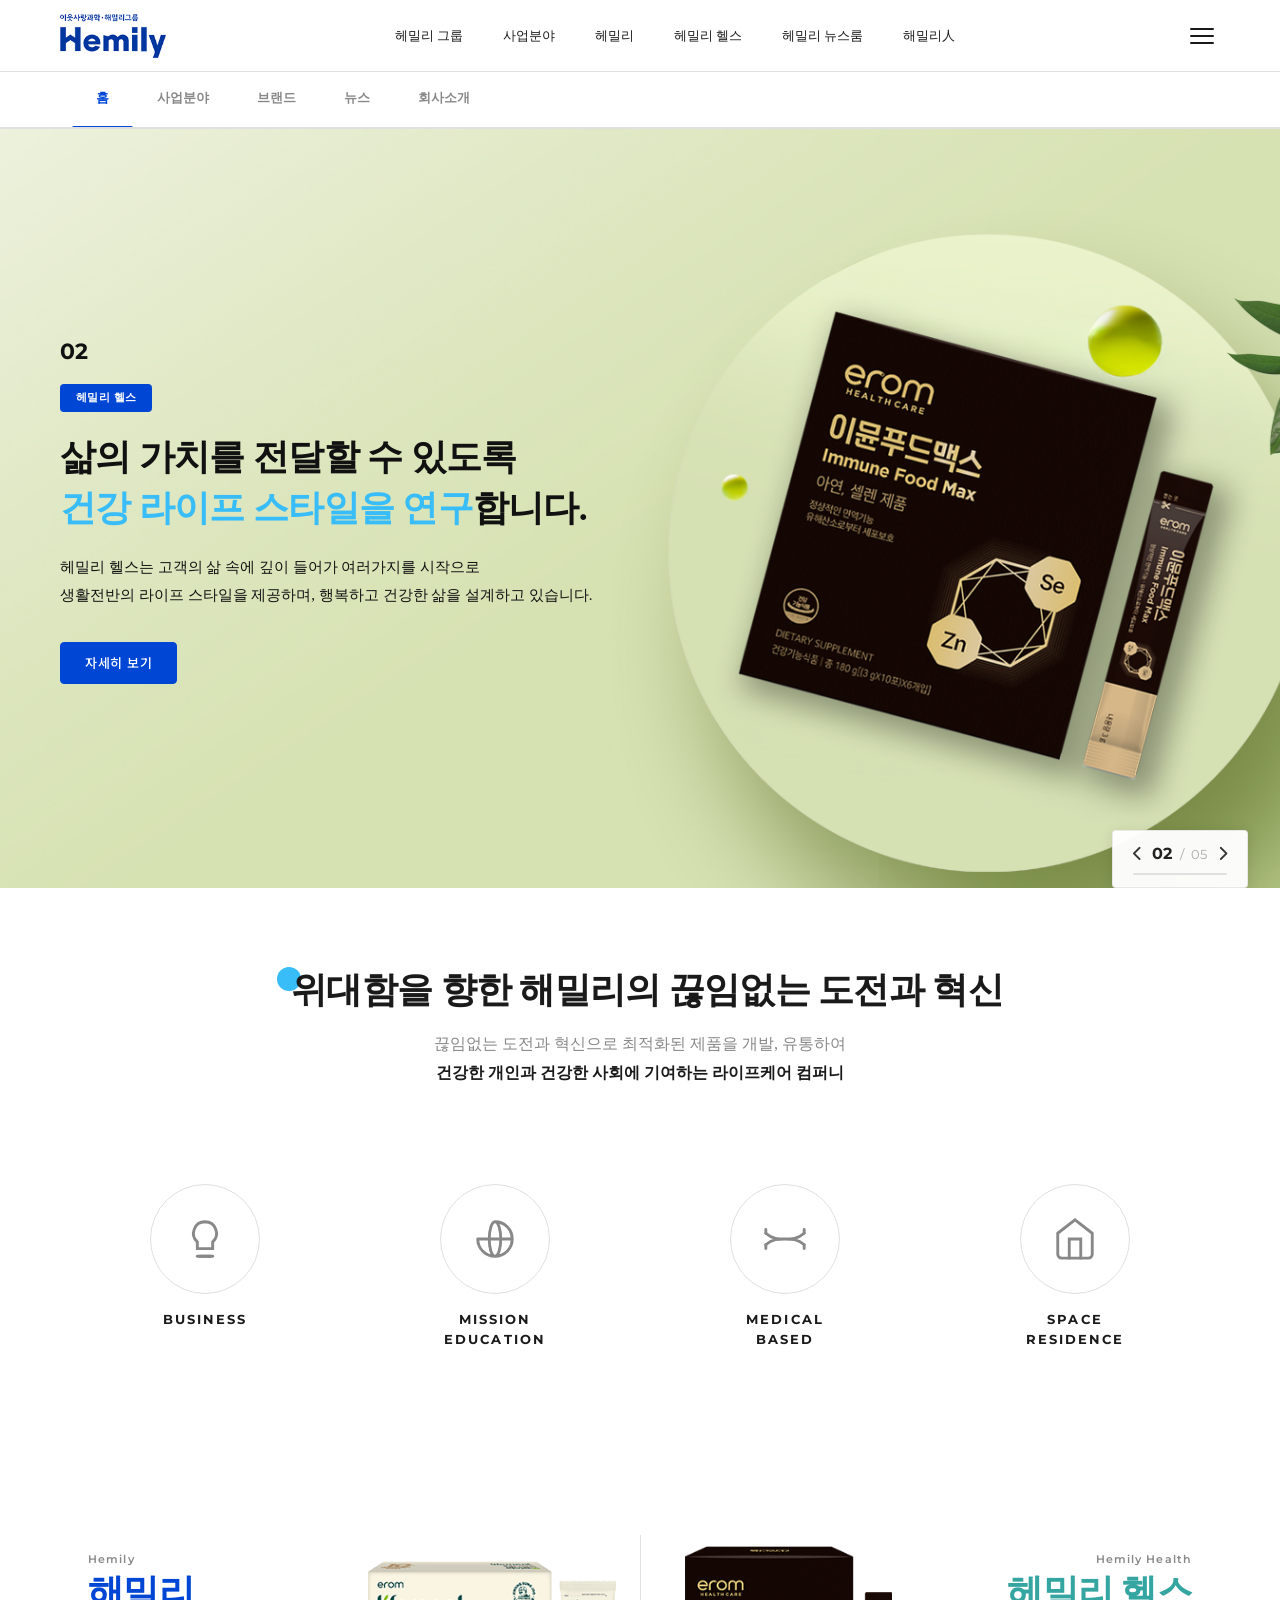
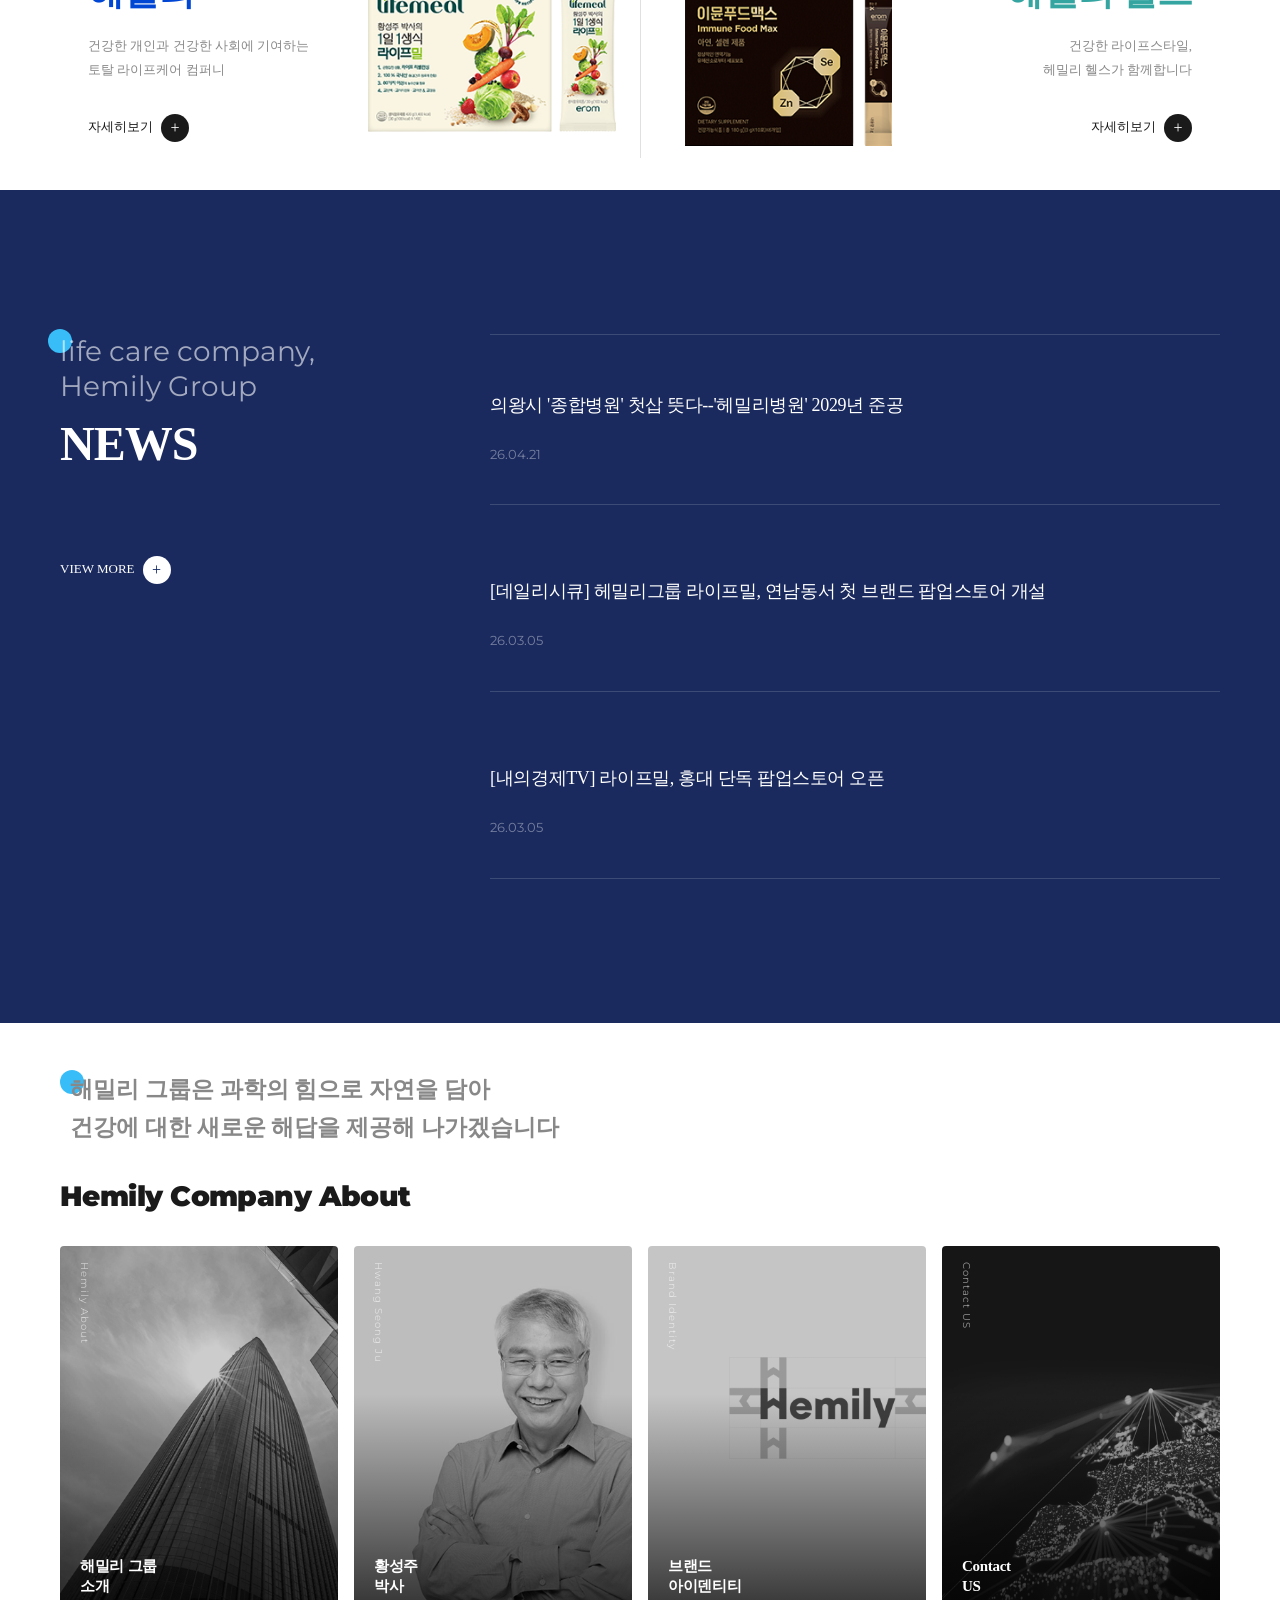
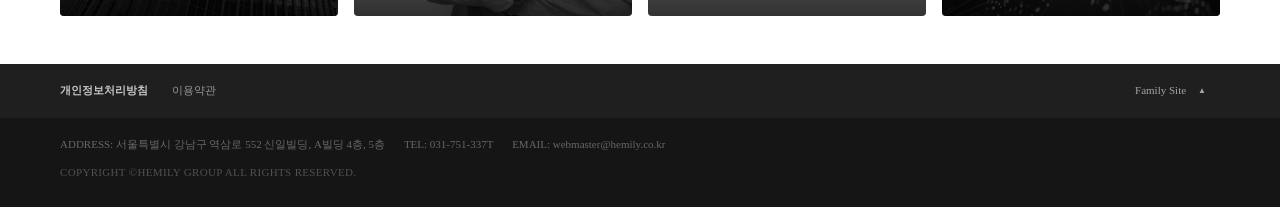
<file: index.html>
<!DOCTYPE html>
<html lang="ko">
<head>
  <meta charset="UTF-8" />
  <meta name="viewport" content="width=device-width, initial-scale=1.0" />
  <meta name="description" content="해밀리그룹 - 건강 라이프스타일을 연구하는 life care company" />
  <title>해밀리그룹 | Hemily Group</title>

  <link rel="preconnect" href="https://fonts.googleapis.com" />
  <link rel="preconnect" href="https://fonts.gstatic.com" crossorigin />
  <link href="https://fonts.googleapis.com/css2?family=Montserrat:wght@700;900&family=Noto+Sans+KR:wght@400;500;600;700;900&display=swap" rel="stylesheet" />

  <link rel="stylesheet" href="https://cdnjs.cloudflare.com/ajax/libs/font-awesome/6.5.0/css/all.min.css" />
  <link rel="stylesheet" href="css/reset.css" />
  <link rel="stylesheet" href="css/variables.css" />
  <link rel="stylesheet" href="css/common.css" />
  <link rel="stylesheet" href="css/main.css?v=3" />
  <link rel="stylesheet" href="css/main_responsive.css" />
</head>
<body>

<!-- ================================================
     HEADER
     ================================================ -->
<header class="site-header" role="banner">
  <div class="container">
    <a href="index.html" class="header-logo" aria-label="해밀리그룹 홈으로">
      <img src="images/01_header_logo.png" alt="이웃사랑의 해밀리그룹 Hemily" class="header-logo__img" />
    </a>

    <nav class="gnb" role="navigation" aria-label="주요 메뉴">
      <ul role="list" style="display:flex;align-items:center;margin:0;padding:0;list-style:none;">
        <li class="gnb__item">
          <a href="sub1.html" class="gnb__link gnb__link--has-dropdown" aria-expanded="false" aria-haspopup="true">헤밀리 그룹</a>
          <ul class="gnb__dropdown" role="list">
            <li><a href="sub1.html"          class="gnb__dropdown-link">헤밀리 그룹</a></li>
            <li><a href="sub1_story.html" class="gnb__dropdown-link">황성주 박사</a></li>
            <li><a href="contact.html"        class="gnb__dropdown-link">Contact US</a></li>
          </ul>
        </li>
        <li class="gnb__item">
          <a href="sub2.html" class="gnb__link gnb__link--has-dropdown" aria-expanded="false" aria-haspopup="true">사업분야</a>
          <ul class="gnb__dropdown" role="list">
            <li><a href="sub2.html#business" class="gnb__dropdown-link">사업</a></li>
            <li><a href="sub2.html#education" class="gnb__dropdown-link">미션&amp;교육</a></li>
            <li><a href="sub2.html#medical" class="gnb__dropdown-link">메디컬 기반</a></li>
            <li><a href="sub2.html#residence" class="gnb__dropdown-link">공간&amp;레지던스</a></li>
          </ul>
        </li>
        <li class="gnb__item">
          <a href="sub3.html" class="gnb__link gnb__link--has-dropdown" aria-expanded="false" aria-haspopup="true">헤밀리</a>
          <ul class="gnb__dropdown" role="list">
            <li><a href="sub3.html" class="gnb__dropdown-link">생식&amp;영양식</a></li>
          </ul>
        </li>
        <li class="gnb__item">
          <a href="sub4.html" class="gnb__link gnb__link--has-dropdown" aria-expanded="false" aria-haspopup="true">헤밀리 헬스</a>
          <ul class="gnb__dropdown" role="list">
            <li><a href="sub4.html" class="gnb__dropdown-link">생식</a></li>
          </ul>
        </li>
        <li class="gnb__item"><a href="sub5.html" class="gnb__link gnb__link--has-dropdown" aria-expanded="false" aria-haspopup="true">헤밀리 뉴스룸</a>
          <ul class="gnb__dropdown" role="list">
            <li><a href="sub5.html"          class="gnb__dropdown-link">전체</a></li>
            <li><a href="sub5.html#magazine" class="gnb__dropdown-link">매거진</a></li>
            <li><a href="sub5.html#press"    class="gnb__dropdown-link">보도자료</a></li>
          </ul></li>
        <li class="gnb__item"><a href="sub6.html" class="gnb__link">해밀리人</a></li>
      </ul>
    </nav>

    <div class="header-actions">
      <button class="menu-toggle" aria-label="메뉴 열기" aria-expanded="false" aria-controls="megaMenu">
        <span></span><span></span><span></span>
      </button>
    </div>
  </div>
</header>

<nav id="mobile-menu" class="mobile-menu" aria-label="모바일 메뉴">
  <ul class="mob-list">

    <!-- 헤밀리 그룹 -->
    <li class="mob-item">
      <div class="mob-row">
        <a href="sub1.html" class="mob-link">헤밀리 그룹</a>
        <button class="mob-toggle" aria-expanded="false" aria-label="하위 메뉴 열기">
          <span class="mob-arrow">›</span>
        </button>
      </div>
      <ul class="mob-sub">
        <li><a href="sub1.html"       class="mob-sub__link">헤밀리 그룹</a></li>
        <li><a href="sub1_story.html" class="mob-sub__link">황성주 박사</a></li>
        <li><a href="contact.html"    class="mob-sub__link">Contact US</a></li>
      </ul>
    </li>

    <!-- 사업분야 -->
    <li class="mob-item">
      <div class="mob-row">
        <a href="sub2.html" class="mob-link">사업분야</a>
        <button class="mob-toggle" aria-expanded="false" aria-label="하위 메뉴 열기">
          <span class="mob-arrow">›</span>
        </button>
      </div>
      <ul class="mob-sub">
        <li><a href="sub2.html#business"  class="mob-sub__link">사업</a></li>
        <li><a href="sub2.html#education" class="mob-sub__link">미션&amp;교육</a></li>
        <li><a href="sub2.html#medical"   class="mob-sub__link">메디컬 기반</a></li>
        <li><a href="sub2.html#residence" class="mob-sub__link">공간&amp;레지던스</a></li>
      </ul>
    </li>

    <!-- 헤밀리 -->
    <li class="mob-item">
      <div class="mob-row">
        <a href="sub3.html" class="mob-link">헤밀리</a>
        <button class="mob-toggle" aria-expanded="false" aria-label="하위 메뉴 열기">
          <span class="mob-arrow">›</span>
        </button>
      </div>
      <ul class="mob-sub">
        <li><a href="sub3.html" class="mob-sub__link">생식&amp;영양식</a></li>
      </ul>
    </li>

    <!-- 헤밀리 헬스 -->
    <li class="mob-item">
      <div class="mob-row">
        <a href="sub4.html" class="mob-link">헤밀리 헬스</a>
        <button class="mob-toggle" aria-expanded="false" aria-label="하위 메뉴 열기">
          <span class="mob-arrow">›</span>
        </button>
      </div>
      <ul class="mob-sub">
        <li><a href="sub4.html" class="mob-sub__link">생식</a></li>
      </ul>
    </li>

    <!-- 헤밀리 뉴스룸 -->
    <li class="mob-item">
      <div class="mob-row">
        <a href="sub5.html" class="mob-link">헤밀리 뉴스룸</a>
        <button class="mob-toggle" aria-expanded="false" aria-label="하위 메뉴 열기">
          <span class="mob-arrow">›</span>
        </button>
      </div>
      <ul class="mob-sub">
        <li><a href="sub5.html"          class="mob-sub__link">전체</a></li>
        <li><a href="sub5.html#magazine" class="mob-sub__link">매거진</a></li>
        <li><a href="sub5.html#press"    class="mob-sub__link">보도자료</a></li>
      </ul>
    </li>

    <!-- 해밀리人 -->
    <li class="mob-item">
      <div class="mob-row">
        <a href="sub6.html" class="mob-link">해밀리人</a>
      </div>
    </li>

  </ul>
</nav>


<!-- ════════════ MEGA MENU ════════════ -->
<div class="mega-menu" id="megaMenu" role="dialog" aria-label="전체 메뉴" aria-hidden="true">
  <div class="mega-menu__header">
    <a href="index.html" class="mega-menu__logo-link">
      <img src="images/01_header_logo1.png" alt="Hemily" class="mega-menu__logo-img" />
    </a>
  </div>

  <div class="mega-menu__body">
    <div class="mega-menu__cols">

      <!-- 헤밀리 그룹 -->
      <div class="mega-col">
        <a href="sub1.html" class="mega-col__title">헤밀리 그룹</a>
        <div class="mega-col__links">
          <a href="sub1.html#vision"   class="mega-col__link">그룹 비전</a>
          <a href="sub1.html#business" class="mega-col__link">사업영역</a>
          <a href="sub1.html#story"    class="mega-col__link">그룹 스토리</a>
          <a href="sub1.html#history"  class="mega-col__link">연혁</a>
        </div>
      </div>

      <!-- 사업분야 -->
      <div class="mega-col">
        <a href="sub2.html" class="mega-col__title">사업분야</a>
        <div class="mega-col__links">
          <a href="sub2.html#business"  class="mega-col__link">사업</a>
          <a href="sub2.html#education" class="mega-col__link">미션&amp;교육</a>
          <a href="sub2.html#medical"   class="mega-col__link">메디컬 기반</a>
          <a href="sub2.html#residence" class="mega-col__link">공간&amp;레지던스</a>
        </div>
      </div>

      <!-- 헤밀리 -->
      <div class="mega-col">
        <a href="sub3.html" class="mega-col__title">헤밀리</a>
        <div class="mega-col__links">
          <a href="sub3.html" class="mega-col__link">생식&amp;영양식</a>
        </div>
      </div>

      <!-- 헤밀리 헬스 -->
      <div class="mega-col">
        <a href="sub4.html" class="mega-col__title">헤밀리 헬스</a>
        <div class="mega-col__links">
          <a href="sub4.html" class="mega-col__link">생식</a>
        </div>
      </div>

      <!-- 헤밀리 뉴스룸 -->
      <div class="mega-col">
        <a href="sub5.html" class="mega-col__title">헤밀리 뉴스룸</a>
        <div class="mega-col__links">
          <a href="sub5.html"          class="mega-col__link">전체</a>
          <a href="sub5.html#magazine" class="mega-col__link">매거진</a>
          <a href="sub5.html#press"    class="mega-col__link">보도자료</a>
        </div>
      </div>

      <!-- 해밀리人 -->
      <div class="mega-col">
        <a href="sub6.html" class="mega-col__title">해밀리人</a>
        <div class="mega-col__links">
          <a href="sub6.html" class="mega-col__link">해밀리人</a>
        </div>
      </div>

    </div>
  </div>

  <!-- 하단 footer -->
  <div class="mega-menu__footer">
    <div class="mega-menu__footer-top">
      <a href="#" class="mega-menu__footer-link">개인정보처리방침</a>
      <a href="#" class="mega-menu__footer-link">이용약관</a>
    </div>
    <div class="mega-menu__footer-bottom">
      <span>ADDRESS: 서울특별시 강남구 역삼로 552 (대치동, KM빌딩) 4층, 5층</span>
      <span>TEL: 031-701-3377</span>
      <span>EMAIL: webmaster@hemily.co.kr</span>
    </div>
  </div>

</div>
<!-- ════════════ /MEGA MENU ════════════ -->
<!-- ════ 홈 섹션 고정 탭바 ════ -->
<nav class="sub-page-nav" id="subPageNav" aria-label="페이지 메뉴">
  <div class="sub-page-nav__inner">
    <a href="#hero"     class="sub-page-tab is-active" data-section="hero">홈</a>
    <a href="#business" class="sub-page-tab" data-section="business">사업분야</a>
    <a href="#brands"   class="sub-page-tab" data-section="brands">브랜드</a>
    <a href="#news"     class="sub-page-tab" data-section="news">뉴스</a>
    <a href="#about"    class="sub-page-tab" data-section="about">회사소개</a>
    <span class="sub-page-nav__slider" id="subNavSlider"></span>
  </div>
</nav>

<main id="main-content">

  <!-- ============================================
       SECTION 1: HERO — Full Cover 슬라이더
       ============================================ -->
  <section class="hero" id="hero" aria-label="메인 비주얼 슬라이더">

    <!-- 화살표 버튼 -->

    <div class="hero__track">

      <!-- Slide 1: erom 마시는 영양식 -->
      <div class="hero__slide hero__slide--light is-active">
        <div class="hero__slide-bg" style="background-image:url('images/02_hero_1.png');"></div>
        <div class="hero__overlay"></div>
        <div class="hero__content">
          <div class="hero__content-inner">
            <p class="hero__slide-num">01</p>
            <span class="hero__badge">헤밀리 헬스</span>
            <h2 class="hero__title">
              삶의 가치를 전달할 수 있도록<br>
              <em>건강 라이프 스타일을 연구</em>합니다.
            </h2>
            <p class="hero__desc">
              헤밀리 헬스는 고객의 삶 속에 깊이 들어가 여러가지를 시작으로<br>
              생활전반의 라이프 스타일을 제공하며, 행복하고 건강한 삶을 설계하고 있습니다.
            </p>
            <a href="#brands" class="btn btn--primary">자세히 보기</a>
          </div>
        </div>
      </div>

      <!-- Slide 2: erom 이뮤푸드맥스 (연두 배경) -->
      <div class="hero__slide hero__slide--light">
        <div class="hero__slide-bg" style="background-image:url('images/02_hero_2.png');"></div>
        <div class="hero__overlay"></div>
        <div class="hero__content">
          <div class="hero__content-inner">
            <p class="hero__slide-num">02</p>
            <span class="hero__badge">헤밀리 헬스</span>
            <h2 class="hero__title">
              삶의 가치를 전달할 수 있도록<br>
              <em>건강 라이프 스타일을 연구</em>합니다.
            </h2>
            <p class="hero__desc">
              헤밀리 헬스는 고객의 삶 속에 깊이 들어가 여러가지를 시작으로<br>
              생활전반의 라이프 스타일을 제공하며, 행복하고 건강한 삶을 설계하고 있습니다.
            </p>
            <a href="#brands" class="btn btn--primary">자세히 보기</a>
          </div>
        </div>
      </div>

      <!-- Slide 3: 의료 장면 -->
      <div class="hero__slide">
        <div class="hero__slide-bg" style="background-image:url('images/02_hero_3.png');"></div>
        <div class="hero__overlay"></div>
        <div class="hero__content">
          <div class="hero__content-inner">
            <p class="hero__slide-num">03</p>
            <span class="hero__badge">MEDICAL BASED</span>
            <h2 class="hero__title">
              과학의 힘으로 자연을 담아<br>
              <em>건강에 대한 새로운 해답</em>을 제공합니다
            </h2>
            <p class="hero__desc">
              MEDICAL BASED 전문성을 바탕으로<br>
              검증된 건강기능식품과 의료 솔루션을 연구합니다.
            </p>
            <a href="#business" class="btn btn--primary">자세히 보기</a>
          </div>
        </div>
      </div>

      <!-- Slide 4: MISSION EDUCATION -->
      <div class="hero__slide">
        <div class="hero__slide-bg" style="background-image:url('images/02_hero_4.png');"></div>
        <div class="hero__overlay"></div>
        <div class="hero__content">
          <div class="hero__content-inner">
            <p class="hero__slide-num">04</p>
            <span class="hero__badge">MISSION EDUCATION</span>
            <h2 class="hero__title">
              위대함을 향한<br>
              <em>해밀리의 끊임없는 도전</em>과 혁신
            </h2>
            <p class="hero__desc">
              끊임없는 도전과 혁신으로 최적화된 제품을 개발, 유통하여<br>
              건강한 개인과 건강한 사회에 기여하는 라이프케어 컴퍼니
            </p>
            <a href="#business" class="btn btn--primary">자세히 보기</a>
          </div>
        </div>
      </div>

      <!-- Slide 5: SPACE RESIDENCE -->
      <div class="hero__slide">
        <div class="hero__slide-bg" style="background-image:url('images/02_hero_5.png');"></div>
        <div class="hero__overlay"></div>
        <div class="hero__content">
          <div class="hero__content-inner">
            <p class="hero__slide-num">05</p>
            <span class="hero__badge">SPACE RESIDENCE</span>
            <h2 class="hero__title">
              건강한 개인과 건강한 사회에<br>
              <em>기여하는 토탈 라이프케어</em> 컴퍼니
            </h2>
            <p class="hero__desc">
              끊임없는 도전과 혁신으로 최적화된 제품을 개발, 유통하여<br>
              건강한 개인과 건강한 사회에 기여하는 라이프케어 컴퍼니
            </p>
            <a href="#brands" class="btn btn--primary">자세히 보기</a>
          </div>
        </div>
      </div>

    </div><!-- /.hero__track -->

    <!-- 슬라이드 인디케이터 카드: — 01/05 → + 하단 라인 -->
    <div class="hero__indicator" aria-label="슬라이드 네비게이션">
      <div class="hero__ind-row">
        <button class="hero__ind-prev" aria-label="이전 슬라이드"><i class="fas fa-chevron-left"></i></button>
        <div class="hero__ind-count">
          <span class="hero__indicator-num">01</span>
          <span class="hero__ind-sep">&nbsp;/&nbsp;</span>
          <span class="hero__ind-total">05</span>
        </div>
        <button class="hero__ind-next" aria-label="다음 슬라이드"><i class="fas fa-chevron-right"></i></button>
      </div>
      <div class="hero__ind-line"></div>
    </div>

  </section>


  <!-- ============================================
       SECTION 2: BUSINESS — 4열 가로 + 스크롤 애니메이션
       ============================================ -->
  <section class="business section" id="business">
    <div class="container">

      <!-- 타이틀: 스케일 확대 애니메이션 -->
      <div class="section-head reveal-scale">
        <h2 class="section-head__title">위대함을 향한 해밀리의 끊임없는 도전과 혁신</h2>
        <p class="section-head__desc">
          끊임없는 도전과 혁신으로 최적화된 제품을 개발, 유통하여<br>
          <strong>건강한 개인과 건강한 사회에 기여하는 라이프케어 컴퍼니</strong>
        </p>
      </div>

      <!-- 4열 가로: 위에서 아래로 슬라이드 인 -->
      <div class="business__icon-grid">

        <!-- 1. BUSINESS -->
        <a href="sub2.html#business"  class="business__icon-item reveal-scale-icon">
          <div class="business__icon-circle" aria-hidden="true">
            <svg width="46" height="46" viewBox="0 0 24 24" fill="none" stroke="currentColor" stroke-width="1.5" stroke-linecap="round">
              <path d="M9 21h6M12 3a6 6 0 0 1 4 10.47V17H8v-3.53A6 6 0 0 1 12 3z"/>
              <line x1="8" y1="21" x2="16" y2="21"/>
            </svg>
          </div>
          <span class="business__icon-label">BUSINESS</span>
          <span class="business__more-link" aria-hidden="true">자세히보기</span>
        </a>

        <!-- 2. MISSION EDUCATION -->
        <a href="sub2.html#education" class="business__icon-item reveal-scale-icon d1">
          <div class="business__icon-circle" aria-hidden="true">
            <svg width="46" height="46" viewBox="0 0 24 24" fill="none" stroke="currentColor" stroke-width="1.5" stroke-linecap="round">
              <path d="M21 12a9 9 0 0 1-9 9m9-9a9 9 0 0 0-9-9m9 9H3m9 9a9 9 0 0 1-9-9m9 9c1.66 0 3-4.03 3-9s-1.34-9-3-9m0 18c-1.66 0-3-4.03-3-9s1.34-9 3-9"/>
            </svg>
          </div>
          <span class="business__icon-label">MISSION<br>EDUCATION</span>
          <span class="business__more-link" aria-hidden="true">자세히보기</span>
        </a>

        <!-- 3. MEDICAL BASED -->
        <a href="sub2.html#medical"   class="business__icon-item reveal-scale-icon d2">
          <div class="business__icon-circle" aria-hidden="true">
            <svg width="46" height="46" viewBox="0 0 24 24" fill="none" stroke="currentColor" stroke-width="1.5" stroke-linecap="round">
              <path d="M2 15c6.667-6 13.333 0 20-6M2 9c6.667 6 13.333 0 20 6"/>
              <path d="M2 9V7m20 2V7M2 15v2m20-2v2"/>
            </svg>
          </div>
          <span class="business__icon-label">MEDICAL<br>BASED</span>
          <span class="business__more-link" aria-hidden="true">자세히보기</span>
        </a>

        <!-- 4. SPACE RESIDENCE -->
        <a href="sub2.html#residence" class="business__icon-item reveal-scale-icon d3">
          <div class="business__icon-circle" aria-hidden="true">
            <svg width="46" height="46" viewBox="0 0 24 24" fill="none" stroke="currentColor" stroke-width="1.5" stroke-linecap="round">
              <path d="M3 9l9-7 9 7v11a2 2 0 0 1-2 2H5a2 2 0 0 1-2-2z"/>
              <polyline points="9,22 9,12 15,12 15,22"/>
            </svg>
          </div>
          <span class="business__icon-label">SPACE<br>RESIDENCE</span>
          <span class="business__more-link" aria-hidden="true">자세히보기</span>
        </a>

      </div><!-- /.business__icon-grid -->
    </div>
  </section>


  <!-- ============================================
       SECTION 3: BRAND CARDS
       ============================================ -->
  <section class="brands section--sm" id="brands">
    <div class="brands-wrap">

      <!-- 카드 1: 해밀리 — 텍스트 왼쪽 / 이미지 오른쪽 -->
      <div class="brand-row brand-row--normal">
        <div class="brand-row__text brand-row__text--left js-brand-text">
          <span class="brand-row__en">Hemily</span>
          <h3 class="brand-row__ko">해밀리</h3>
          <p class="brand-row__desc">
            건강한 개인과 건강한 사회에 기여하는<br>
            토탈 라이프케어 컴퍼니
          </p>
          <a href="sub3.html" class="btn--circle-more" aria-label="해밀리 자세히보기">
            자세히보기 <span class="circle" aria-hidden="true">+</span>
          </a>
        </div>
        <div class="brand-row__image js-brand-img">
          <img src="images/04_business_1.png" alt="erom lifemeal" />
        </div>
      </div>

      <!-- 가운데 점선 구분선 -->
      <div class="brands-divider"></div>

      <!-- 카드 2: 헤밀리 헬스 — 이미지 왼쪽 / 텍스트 오른쪽 -->
      <div class="brand-row brand-row--reverse">
        <div class="brand-row__image js-brand-img">
          <img src="images/04_business_2.png" alt="erom 이뮤푸드맥스" />
        </div>
        <div class="brand-row__text brand-row__text--right js-brand-text">
          <span class="brand-row__en">Hemily Health</span>
          <h3 class="brand-row__ko" style="color:#34a5a0;">헤밀리 헬스</h3>
          <p class="brand-row__desc">
            건강한 라이프스타일,<br>
            헤밀리 헬스가 함께합니다
          </p>
          <a href="sub4.html" class="btn--circle-more" aria-label="헤밀리 헬스 자세히보기">
            자세히보기 <span class="circle" aria-hidden="true">+</span>
          </a>
        </div>
      </div>

    </div>
  </section>


  <!-- ============================================
       SECTION 4: NEWS
       ============================================ -->
  <section class="news-section section" id="news" aria-label="뉴스룸">
    <div class="container">

      <div class="news-left reveal">
        <p class="news-left__sub">life care company,<br>Hemily Group</p>
        <h2 class="news-left__title">NEWS</h2>
        <!-- PC에서만 표시 -->
        <a href="sub5.html" class="btn--circle-more btn--circle-more--light news-viewmore--pc" aria-label="뉴스 전체보기">
          VIEW MORE <span class="circle" aria-hidden="true">+</span>
        </a>
      </div>

      <div class="news-list reveal d1" role="list">
        <article class="news-item" role="listitem">
          <h3 class="news-item__title">의왕시 '종합병원' 첫삽 뜻다--'헤밀리병원' 2029년 준공</h3>
          <time class="news-item__date" datetime="2026-04-21">26.04.21</time>
        </article>
        <article class="news-item" role="listitem">
          <h3 class="news-item__title">[데일리시큐] 헤밀리그룹 라이프밀, 연남동서 첫 브랜드 팝업스토어 개설</h3>
          <time class="news-item__date" datetime="2026-03-05">26.03.05</time>
        </article>
        <article class="news-item" role="listitem">
          <h3 class="news-item__title">[내의경제TV] 라이프밀, 홍대 단독 팝업스토어 오픈</h3>
          <time class="news-item__date" datetime="2026-03-05">26.03.05</time>
        </article>
      </div>

      <!-- 모바일에서만 표시: 뉴스 리스트 아래 -->
      <a href="sub5.html" class="btn--circle-more btn--circle-more--light news-viewmore--mobile" aria-label="뉴스 전체보기">
        VIEW MORE <span class="circle" aria-hidden="true">+</span>
      </a>

    </div>
  </section>


  <!-- ============================================
       SECTION 5: ABOUT — 파란색 호버 오버레이
       ============================================ -->
  <section class="about-section section" id="about">
    <div class="container">

      <div class="about-section__intro reveal">
        <p class="section-label-dot">
          해밀리 그룹은 과학의 힘으로 자연을 담아<br>
          건강에 대한 새로운 해답을 제공해 나가겠습니다
        </p>
        <h2 class="about-section__title">Hemily Company About</h2>
      </div>

      <div class="about-grid">

        <a href="#" class="about-card reveal" aria-label="해밀리 그룹 소개">
          <div class="about-card__bg" style="background-image:url('images/06_about_1.png');"></div>
          <div class="about-card__overlay"></div>
          <span class="about-card__en-label" aria-hidden="true">Hemily About</span>
          <div class="about-card__content">
            <h3 class="about-card__ko-title">해밀리 그룹<br>소개</h3>
          </div>
        </a>

        <a href="#" class="about-card reveal d1" aria-label="황성주 박사">
          <div class="about-card__bg" style="background-image:url('images/06_about_2.png');"></div>
          <div class="about-card__overlay"></div>
          <span class="about-card__en-label" aria-hidden="true">Hwang Seong Ju</span>
          <div class="about-card__content">
            <h3 class="about-card__ko-title">황성주<br>박사</h3>
          </div>
        </a>

        <a href="#" class="about-card reveal d2" aria-label="브랜드 아이덴티티">
          <div class="about-card__bg" style="background-image:url('images/06_about_3.png');"></div>
          <div class="about-card__overlay"></div>
          <span class="about-card__en-label" aria-hidden="true">Brand Identity</span>
          <div class="about-card__content">
            <h3 class="about-card__ko-title">브랜드<br>아이덴티티</h3>
          </div>
        </a>

        <a href="#" class="about-card reveal d3" aria-label="Contact US">
          <div class="about-card__bg" style="background-image:url('images/06_about_4.png');"></div>
          <div class="about-card__overlay"></div>
          <span class="about-card__en-label" aria-hidden="true">Contact US</span>
          <div class="about-card__content">
            <h3 class="about-card__ko-title">Contact<br>US</h3>
          </div>
        </a>

      </div>
    </div>
  </section>

</main>


<!-- ================================================
     FOOTER
     ================================================ -->
<footer class="site-footer" role="contentinfo">
  <div class="footer-policy">
    <div class="container">
      <nav class="footer-policy__links" aria-label="하단 정책 메뉴">
        <a href="#" class="footer-policy__link footer-policy__link--bold">개인정보처리방침</a>
        <a href="#" class="footer-policy__link">이용약관</a>
      </nav>
      <div class="footer-family">
        <button class="footer-family__btn" type="button">Family Site</button>
      </div>
    </div>
  </div>
  <div class="footer-info">
    <div class="container">
      <address class="footer-address" style="font-style:normal;">
        <p>
          <span>ADDRESS: 서울특별시 강남구 역삼로 552 신일빌딩, A빌딩 4층, 5층</span>
          <span>TEL: 031-751-337T</span>
          <span>EMAIL: webmaster@hemily.co.kr</span>
        </p>
        <p class="footer-copyright">COPYRIGHT ©HEMILY GROUP ALL RIGHTS RESERVED.</p>
      </address>
    </div>
  </div>
</footer>

<button class="scroll-top" aria-label="맨 위로 이동">
  <span class="scroll-top__arrow">▲</span>
  <span class="scroll-top__text">TOP</span>
</button>

<script src="js/common.js"></script>
<script src="js/main.js"></script>

</body>
</html>
</file>
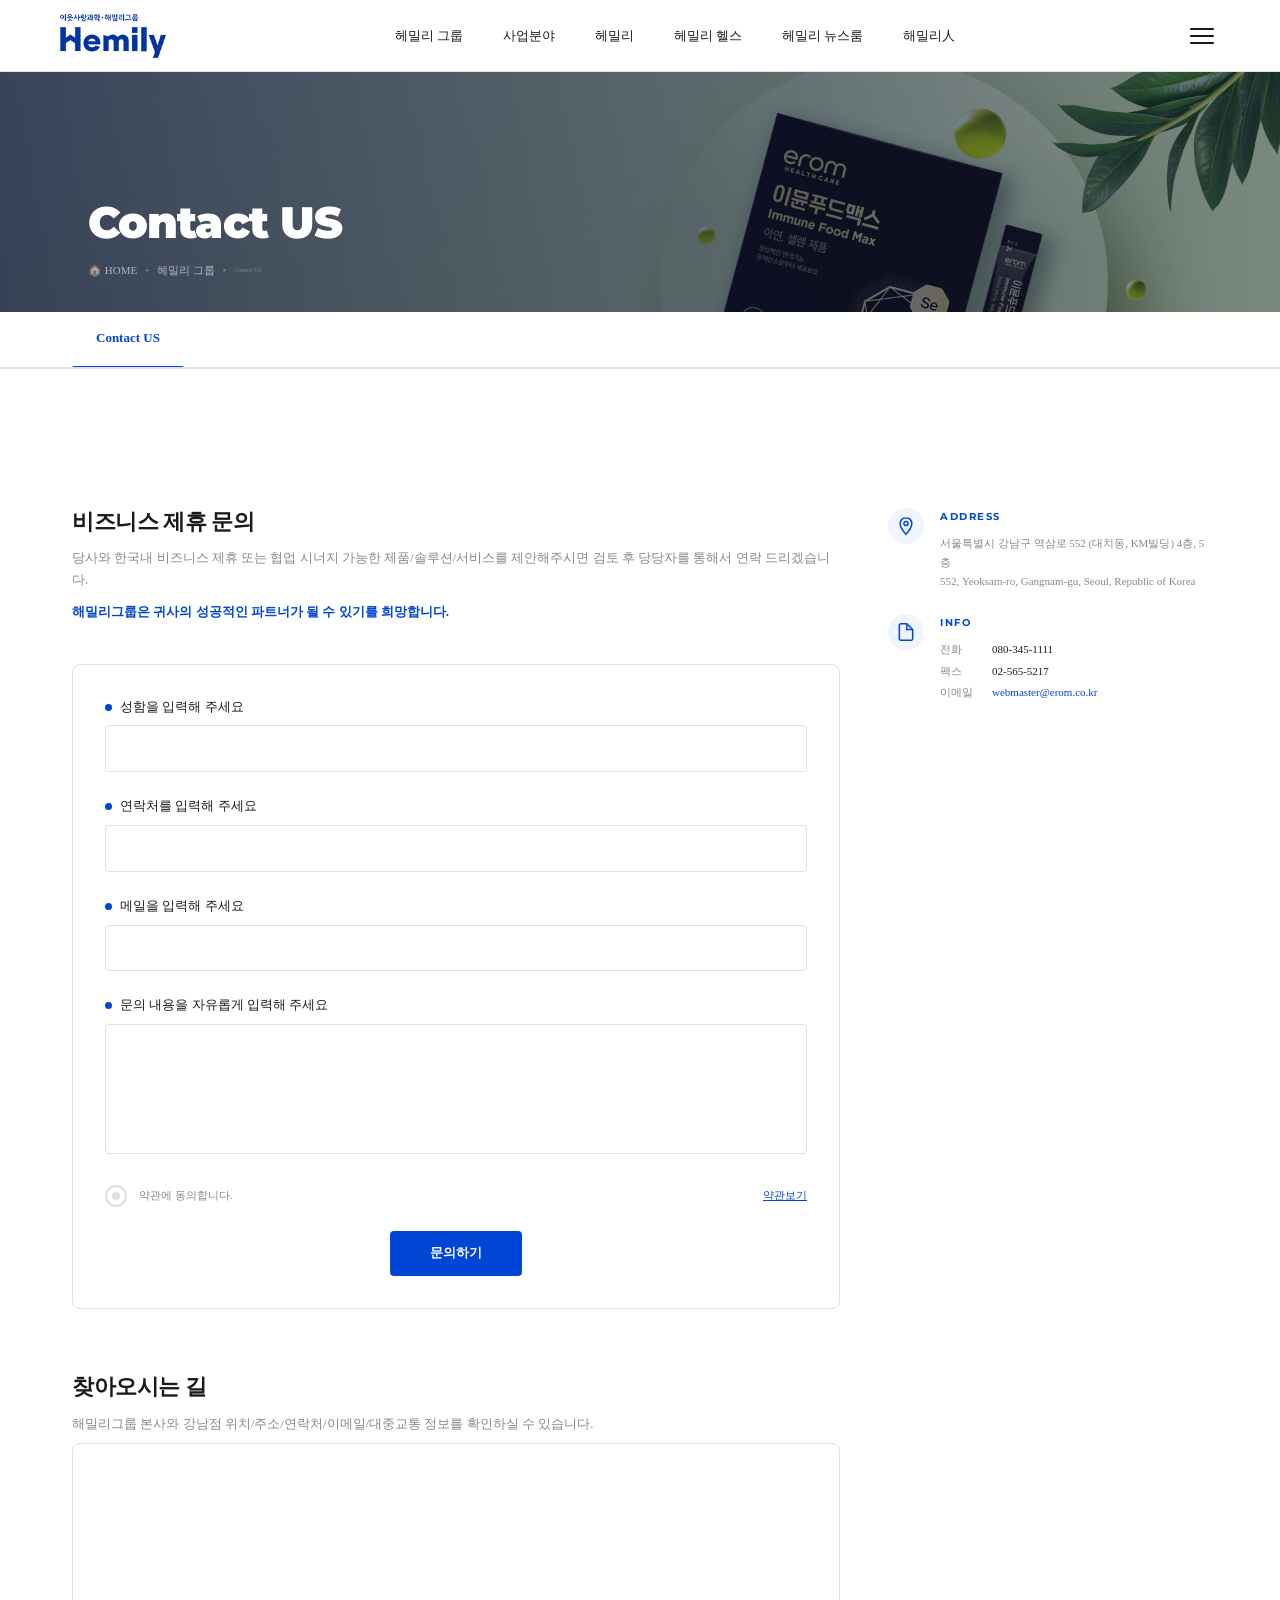
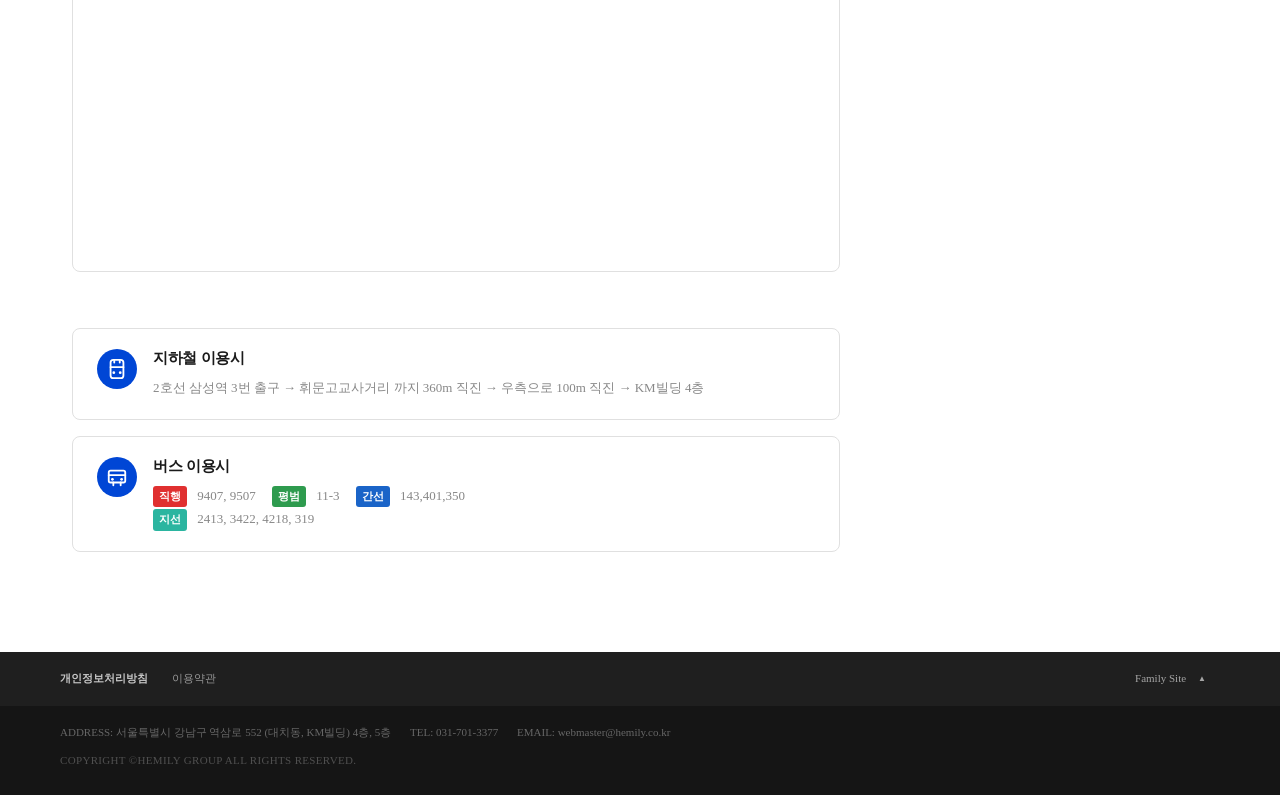
<file: contact.html>
<!DOCTYPE html>
<html lang="ko">
<head>
  <meta charset="UTF-8" />
  <meta name="viewport" content="width=device-width, initial-scale=1.0" />
  <meta name="description" content="헤밀리그룹 Contact US — 비즈니스 제휴 문의 및 찾아오시는 길" />
  <title>Contact US | 해밀리그룹</title>

  <link rel="preconnect" href="https://fonts.googleapis.com" />
  <link rel="preconnect" href="https://fonts.gstatic.com" crossorigin />
  <link href="https://fonts.googleapis.com/css2?family=Montserrat:wght@700;900&family=Noto+Sans+KR:wght@400;500;600;700;900&display=swap" rel="stylesheet" />

  <link rel="stylesheet" href="css/reset.css" />
  <link rel="stylesheet" href="css/variables.css" />
  <link rel="stylesheet" href="css/common.css" />
  <link rel="stylesheet" href="css/contact.css" />
</head>
<body>

<!-- ════════ HEADER ════════ -->
<header class="site-header is-scrolled" role="banner">
  <div class="container">
    <a href="index.html" class="header-logo" aria-label="해밀리그룹 홈으로">
      <img src="images/01_header_logo.png" alt="Hemily" class="header-logo__img" />
    </a>
    <nav class="gnb" role="navigation" aria-label="주요 메뉴">
      <ul role="list" style="display:flex;align-items:center;margin:0;padding:0;list-style:none;">
        <li class="gnb__item">
          <a href="sub1.html" class="gnb__link gnb__link--has-dropdown" aria-expanded="false" aria-haspopup="true">헤밀리 그룹</a>
          <ul class="gnb__dropdown" role="list">
            <li><a href="sub1.html"          class="gnb__dropdown-link">헤밀리 그룹</a></li>
            <li><a href="sub1_story.html"    class="gnb__dropdown-link">황성주 박사</a></li>
            <li><a href="contact.html"       class="gnb__dropdown-link">Contact US</a></li>
          </ul>
        </li>
        <li class="gnb__item">
          <a href="sub2.html" class="gnb__link gnb__link--has-dropdown" aria-expanded="false" aria-haspopup="true">사업분야</a>
          <ul class="gnb__dropdown" role="list">
            <li><a href="sub2.html" class="gnb__dropdown-link">사업분야</a></li>
            <li><a href="sub2.html#business"  class="gnb__dropdown-link">사업</a></li>
            <li><a href="sub2.html#education" class="gnb__dropdown-link">미션&amp;교육</a></li>
            <li><a href="sub2.html#medical"   class="gnb__dropdown-link">메디컬 기반</a></li>
            <li><a href="sub2.html#residence" class="gnb__dropdown-link">공간&amp;레지던스</a></li>
          </ul>
        </li>
        <li class="gnb__item">
          <a href="sub3.html" class="gnb__link gnb__link--has-dropdown" aria-expanded="false" aria-haspopup="true">헤밀리</a>
          <ul class="gnb__dropdown" role="list">
            <li><a href="sub3.html" class="gnb__dropdown-link">생식&amp;영양식</a></li>
          </ul>
        </li>
        <li class="gnb__item">
          <a href="sub4.html" class="gnb__link gnb__link--has-dropdown" aria-expanded="false" aria-haspopup="true">헤밀리 헬스</a>
          <ul class="gnb__dropdown" role="list">
            <li><a href="sub4.html" class="gnb__dropdown-link">생식</a></li>
          </ul>
        </li>
        <li class="gnb__item">
          <a href="sub5.html" class="gnb__link gnb__link--has-dropdown" aria-expanded="false" aria-haspopup="true">헤밀리 뉴스룸</a>
          <ul class="gnb__dropdown" role="list">
            <li><a href="sub5.html"          class="gnb__dropdown-link">전체</a></li>
            <li><a href="sub5.html#magazine" class="gnb__dropdown-link">매거진</a></li>
            <li><a href="sub5.html#press"    class="gnb__dropdown-link">보도자료</a></li>
          </ul>
        </li>
        <li class="gnb__item"><a href="sub6.html" class="gnb__link">해밀리人</a></li>
      </ul>
    </nav>
    <div class="header-actions">
      <button class="menu-toggle" aria-label="메뉴 열기" aria-expanded="false" aria-controls="megaMenu">
        <span></span><span></span><span></span>
      </button>
    </div>
  </div>
</header>

<nav id="mobile-menu" class="mobile-menu" aria-label="모바일 메뉴">
  <ul class="mob-list">

    <!-- 헤밀리 그룹 -->
    <li class="mob-item">
      <div class="mob-row">
        <a href="sub1.html" class="mob-link">헤밀리 그룹</a>
        <button class="mob-toggle" aria-expanded="false" aria-label="하위 메뉴 열기">
          <span class="mob-arrow">›</span>
        </button>
      </div>
      <ul class="mob-sub">
        <li><a href="sub1.html"       class="mob-sub__link">헤밀리 그룹</a></li>
        <li><a href="sub1_story.html" class="mob-sub__link">황성주 박사</a></li>
        <li><a href="contact.html"    class="mob-sub__link">Contact US</a></li>
      </ul>
    </li>

    <!-- 사업분야 -->
    <li class="mob-item">
      <div class="mob-row">
        <a href="sub2.html" class="mob-link">사업분야</a>
        <button class="mob-toggle" aria-expanded="false" aria-label="하위 메뉴 열기">
          <span class="mob-arrow">›</span>
        </button>
      </div>
      <ul class="mob-sub">
        <li><a href="sub2.html" class="mob-sub__link">사업분야</a></li>
        <li><a href="sub2.html#business"  class="mob-sub__link">사업</a></li>
        <li><a href="sub2.html#education" class="mob-sub__link">미션&amp;교육</a></li>
        <li><a href="sub2.html#medical"   class="mob-sub__link">메디컬 기반</a></li>
        <li><a href="sub2.html#residence" class="mob-sub__link">공간&amp;레지던스</a></li>
      </ul>
    </li>

    <!-- 헤밀리 -->
    <li class="mob-item">
      <div class="mob-row">
        <a href="sub3.html" class="mob-link">헤밀리</a>
        <button class="mob-toggle" aria-expanded="false" aria-label="하위 메뉴 열기">
          <span class="mob-arrow">›</span>
        </button>
      </div>
      <ul class="mob-sub">
        <li><a href="sub3.html" class="mob-sub__link">생식&amp;영양식</a></li>
      </ul>
    </li>

    <!-- 헤밀리 헬스 -->
    <li class="mob-item">
      <div class="mob-row">
        <a href="sub4.html" class="mob-link">헤밀리 헬스</a>
        <button class="mob-toggle" aria-expanded="false" aria-label="하위 메뉴 열기">
          <span class="mob-arrow">›</span>
        </button>
      </div>
      <ul class="mob-sub">
        <li><a href="sub4.html" class="mob-sub__link">생식</a></li>
      </ul>
    </li>

    <!-- 헤밀리 뉴스룸 -->
    <li class="mob-item">
      <div class="mob-row">
        <a href="sub5.html" class="mob-link">헤밀리 뉴스룸</a>
        <button class="mob-toggle" aria-expanded="false" aria-label="하위 메뉴 열기">
          <span class="mob-arrow">›</span>
        </button>
      </div>
      <ul class="mob-sub">
        <li><a href="sub5.html"          class="mob-sub__link">전체</a></li>
        <li><a href="sub5.html#magazine" class="mob-sub__link">매거진</a></li>
        <li><a href="sub5.html#press"    class="mob-sub__link">보도자료</a></li>
      </ul>
    </li>

    <!-- 해밀리人 -->
    <li class="mob-item">
      <div class="mob-row">
        <a href="sub6.html" class="mob-link">해밀리人</a>
      </div>
    </li>

  </ul>
</nav>

<!-- 메가 메뉴 -->
<div class="mega-menu" id="megaMenu" role="dialog" aria-label="전체 메뉴" aria-hidden="true">
  <div class="mega-menu__inner">
    <div class="mega-menu__logo">
      <a href="index.html"><img src="images/01_header_logo1.png" alt="Hemily" class="mega-menu__logo-img" /></a>
    </div>
    <div class="mega-menu__divider"></div>
    <div class="mega-menu__cols">
      <div class="mega-col">
        <a href="sub1.html" class="mega-col__title">헤밀리 그룹</a>
        <div class="mega-col__links">
          <a href="sub1.html"       class="mega-col__link">그룹 비전</a>
          <a href="sub1_story.html" class="mega-col__link">황성주 박사</a>
          <a href="contact.html"    class="mega-col__link">Contact US</a>
        </div>
      </div>
      <div class="mega-col">
        <a href="sub2.html" class="mega-col__title">사업분야</a>
        <div class="mega-col__links">
          <a href="sub2.html" class="mega-col__link">사업분야</a>
          <a href="sub2.html#business"  class="mega-col__link">사업</a>
          <a href="sub2.html#education" class="mega-col__link">미션&amp;교육</a>
          <a href="sub2.html#medical"   class="mega-col__link">메디컬 기반</a>
          <a href="sub2.html#residence" class="mega-col__link">공간&amp;레지던스</a>
        </div>
      </div>
      <div class="mega-col">
        <a href="sub3.html" class="mega-col__title">헤밀리</a>
        <div class="mega-col__links">
          <a href="sub3.html" class="mega-col__link">생식&amp;영양식</a>
        </div>
      </div>
      <div class="mega-col">
        <a href="sub4.html" class="mega-col__title">헤밀리 헬스</a>
        <div class="mega-col__links">
          <a href="sub4.html" class="mega-col__link">생식</a>
        </div>
      </div>
      <div class="mega-col">
        <a href="sub5.html" class="mega-col__title">헤밀리 뉴스룸</a>
        <div class="mega-col__links">
          <a href="sub5.html"          class="mega-col__link">전체</a>
          <a href="sub5.html#magazine" class="mega-col__link">매거진</a>
          <a href="sub5.html#press"    class="mega-col__link">보도자료</a>
        </div>
      </div>
      <div class="mega-col">
        <a href="sub6.html" class="mega-col__title">해밀리人</a>
        <div class="mega-col__links">
          <a href="sub6.html" class="mega-col__link">해밀리人</a>
        </div>
      </div>
    </div>
  </div>
</div>

<div style="margin-top:var(--header-height);">
  <!-- ① 히어로 배너 -->
  <div class="contact-hero">
    <div class="contact-hero__bg" style="background-image:url('images/02_hero_2.png');"></div>
    <div class="contact-hero__overlay"></div>
    <div class="contact-hero__content">
      <h1 class="contact-hero__title">Contact US</h1>
      <nav class="contact-hero__bread" aria-label="현재 위치">
        <a href="index.html">🏠 HOME</a>
        <span>●</span>
        <a href="sub1.html">헤밀리 그룹</a>
        <span>●</span>
        <span>Contact US</span>
      </nav>
    </div>
  </div>


  <!-- 서브 고정 탭바 -->
  <nav class="sub-page-nav" id="subPageNav" aria-label="Contact 메뉴">
    <div class="sub-page-nav__inner">
      <a href="contact.html" class="sub-page-tab is-active" data-section="contact-form">Contact US</a>
      <span class="sub-page-nav__slider" id="subNavSlider"></span>
    </div>
  </nav>

  <main id="main-content">

    <!-- ② 비즈니스 문의 2단 -->
    <section class="contact-section">
      <div class="contact-inner">

        <!-- 2단 sticky 레이아웃 -->
        <div class="contact-sticky-wrap">

          <!-- 왼쪽: 폼 + 찾아오시는 길 전체 -->
          <div class="contact-left">

            <div class="contact-header reveal">
              <h2 class="contact-section__title">비즈니스 제휴 문의</h2>
              <p class="contact-section__desc">
                당사와 한국내 비즈니스 제휴 또는 협업 시너지 가능한 제품/솔루션/서비스를 제안해주시면 검토 후 당당자를 통해서 연락 드리겠습니다.
              </p>
              <p class="contact-section__em">해밀리그룹은 귀사의 성공적인 파트너가 될 수 있기를 희망합니다.</p>
            </div>

        <div class="contact-grid reveal">

          <!-- 좌: 신청 폼 -->
          <div class="contact-form-wrap">
            <div class="contact-form">

              <div class="form-field">
                <label class="form-label">
                  <span class="form-dot"></span>성함을 입력해 주세요
                </label>
                <input type="text" class="form-input" placeholder="" />
              </div>

              <div class="form-field">
                <label class="form-label">
                  <span class="form-dot"></span>연락처를 입력해 주세요
                </label>
                <input type="tel" class="form-input" placeholder="" />
              </div>

              <div class="form-field">
                <label class="form-label">
                  <span class="form-dot"></span>메일을 입력해 주세요
                </label>
                <input type="email" class="form-input" placeholder="" />
              </div>

              <div class="form-field">
                <label class="form-label">
                  <span class="form-dot"></span>문의 내용을 자유롭게 입력해 주세요
                </label>
                <textarea class="form-textarea" rows="5"></textarea>
              </div>

              <div class="form-agree">
                <button class="form-agree__btn" type="button" aria-pressed="false" id="agreeBtn">
                  <span class="form-agree__circle"></span>
                </button>
                <span class="form-agree__text">약관에 동의합니다.</span>
                <a href="#" class="form-agree__link">약관보기</a>
              </div>

              <div class="form-submit-wrap">
                <button type="button" class="form-submit">문의하기</button>
              </div>

            </div>
          </div>

        </div><!-- /.contact-grid -->

            <!-- 찾아오시는 길 (왼쪽에 포함) -->
            <div class="location-left">
              <h2 class="contact-section__title reveal" style="margin-top: var(--sp-16);">찾아오시는 길</h2>
              <p class="contact-section__desc reveal">
                해밀리그룹 본사와 강남점 위치/주소/연락처/이메일/대중교통 정보를 확인하실 수 있습니다.
              </p>
              <div class="map-wrap reveal">
                <iframe
                  src="https://www.google.com/maps/embed?pb=!1m18!1m12!1m3!1d3165.4944868394185!2d127.05499331561745!3d37.503729579813454!2m3!1f0!2f0!3f0!3m2!1i1024!2i768!4f13.1!3m3!1m2!1s0x357ca404e0bfffff%3A0x93f24c7f7b2b7f8e!2z7ISc7Jq47Yq567OE7Iqk6rSA7Jet7J24IOy2mOyynOq1rCDsl63si5zroZw!5e0!3m2!1sko!2skr!4v1620000000000!5m2!1sko!2skr"
                  width="100%" height="420" style="border:0;" allowfullscreen="" loading="lazy"
                  referrerpolicy="no-referrer-when-downgrade" title="해밀리그룹 위치"
                ></iframe>
              </div>
              <div class="transport-grid reveal">
                <div class="transport-card">
                  <div class="transport-icon">
                    <svg viewBox="0 0 24 24" fill="none" stroke="currentColor" stroke-width="2" stroke-linecap="round" stroke-linejoin="round">
                      <rect x="5" y="2" width="14" height="20" rx="3"/>
                      <line x1="5" y1="10" x2="19" y2="10"/>
                      <circle cx="8.5" cy="16" r="1.5" fill="currentColor" stroke="none"/>
                      <circle cx="15.5" cy="16" r="1.5" fill="currentColor" stroke="none"/>
                      <line x1="9" y1="2" x2="9" y2="5"/>
                      <line x1="15" y1="2" x2="15" y2="5"/>
                    </svg>
                  </div>
                  <div class="transport-body">
                    <h3 class="transport-title">지하철 이용시</h3>
                    <p class="transport-desc">2호선 삼성역 3번 출구 → 휘문고교사거리 까지 360m 직진 → 우측으로 100m 직진 → KM빌딩 4층</p>
                  </div>
                </div>
                <div class="transport-card">
                  <div class="transport-icon">
                    <svg viewBox="0 0 24 24" fill="none" stroke="currentColor" stroke-width="2" stroke-linecap="round" stroke-linejoin="round">
                      <rect x="3" y="5" width="18" height="13" rx="2"/>
                      <line x1="3" y1="10" x2="21" y2="10"/>
                      <line x1="8" y1="18" x2="8" y2="21"/>
                      <line x1="16" y1="18" x2="16" y2="21"/>
                      <circle cx="7" cy="14.5" r="1.5" fill="currentColor" stroke="none"/>
                      <circle cx="17" cy="14.5" r="1.5" fill="currentColor" stroke="none"/>
                    </svg>
                  </div>
                  <div class="transport-body">
                    <h3 class="transport-title">버스 이용시</h3>
                    <p class="transport-desc">
                      <span class="bus-tag bus-tag--red">직행</span>&nbsp;9407, 9507&nbsp;&nbsp;&nbsp;&nbsp;
                      <span class="bus-tag bus-tag--green">평범</span>&nbsp;11-3&nbsp;&nbsp;&nbsp;&nbsp;
                      <span class="bus-tag bus-tag--blue">간선</span>&nbsp;143,401,350<br>
                      <span class="bus-tag bus-tag--teal">지선</span>&nbsp;2413, 3422, 4218, 319
                    </p>
                  </div>
                </div>
              </div>
            </div><!-- /.location-left -->

          </div><!-- /.contact-left -->

          <!-- 오른쪽: sticky 연락처 카드 -->
          <div class="contact-right">
            <div class="contact-info-card">
              <div class="info-block">
                <div class="info-icon">
                  <svg width="20" height="20" viewBox="0 0 24 24" fill="none" stroke="currentColor" stroke-width="1.8">
                    <path d="M12 2C8.13 2 5 5.13 5 9c0 5.25 7 13 7 13s7-7.75 7-13c0-3.87-3.13-7-7-7z"/>
                    <circle cx="12" cy="9" r="2.5"/>
                  </svg>
                </div>
                <div class="info-content">
                  <p class="info-label">ADDRESS</p>
                  <p class="info-text">
                    서울특별시 강남구 역삼로 552 (대치동, KM빌딩) 4층, 5층<br>
                    552, Yeoksam-ro, Gangnam-gu, Seoul, Republic of Korea
                  </p>
                </div>
              </div>
              <div class="info-divider"></div>
              <div class="info-block">
                <div class="info-icon">
                  <svg width="20" height="20" viewBox="0 0 24 24" fill="none" stroke="currentColor" stroke-width="1.8">
                    <path d="M13 2H6a2 2 0 0 0-2 2v16a2 2 0 0 0 2 2h12a2 2 0 0 0 2-2V9z"/>
                    <polyline points="13,2 13,9 20,9"/>
                  </svg>
                </div>
                <div class="info-content">
                  <p class="info-label">INFO</p>
                  <div class="info-row"><span class="info-key">전화</span><span class="info-val">080-345-1111</span></div>
                  <div class="info-row"><span class="info-key">팩스</span><span class="info-val">02-565-5217</span></div>
                  <div class="info-row"><span class="info-key">이메일</span><a href="mailto:webmaster@erom.co.kr" class="info-val info-val--link">webmaster@erom.co.kr</a></div>
                </div>
              </div>
            </div>
          </div><!-- /.contact-right -->

        </div><!-- /.contact-sticky-wrap -->
      </div>
    </section>

  </main>
</div>

<!-- ════════ FOOTER ════════ -->
<footer class="site-footer" role="contentinfo">
  <div class="footer-policy">
    <div class="container">
      <nav class="footer-policy__links">
        <a href="#" class="footer-policy__link footer-policy__link--bold">개인정보처리방침</a>
        <a href="#" class="footer-policy__link">이용약관</a>
      </nav>
      <div class="footer-family">
        <button class="footer-family__btn" type="button">Family Site</button>
      </div>
    </div>
  </div>
  <div class="footer-info">
    <div class="container">
      <address class="footer-address" style="font-style:normal;">
        <p>
          <span>ADDRESS: 서울특별시 강남구 역삼로 552 (대치동, KM빌딩) 4층, 5층</span>
          <span>TEL: 031-701-3377</span>
          <span>EMAIL: webmaster@hemily.co.kr</span>
        </p>
        <p class="footer-copyright">COPYRIGHT ©HEMILY GROUP ALL RIGHTS RESERVED.</p>
      </address>
    </div>
  </div>
</footer>

<button class="scroll-top" aria-label="맨 위로 이동">
  <span class="scroll-top__arrow">▲</span>
  <span class="scroll-top__text">TOP</span>
</button>

<script src="js/common.js"></script>

<script>
document.getElementById('agreeBtn')?.addEventListener('click', function() {
  const pressed = this.getAttribute('aria-pressed') === 'true';
  this.setAttribute('aria-pressed', String(!pressed));
  this.classList.toggle('is-checked', !pressed);
});
</script>

</body>
</html>
</file>
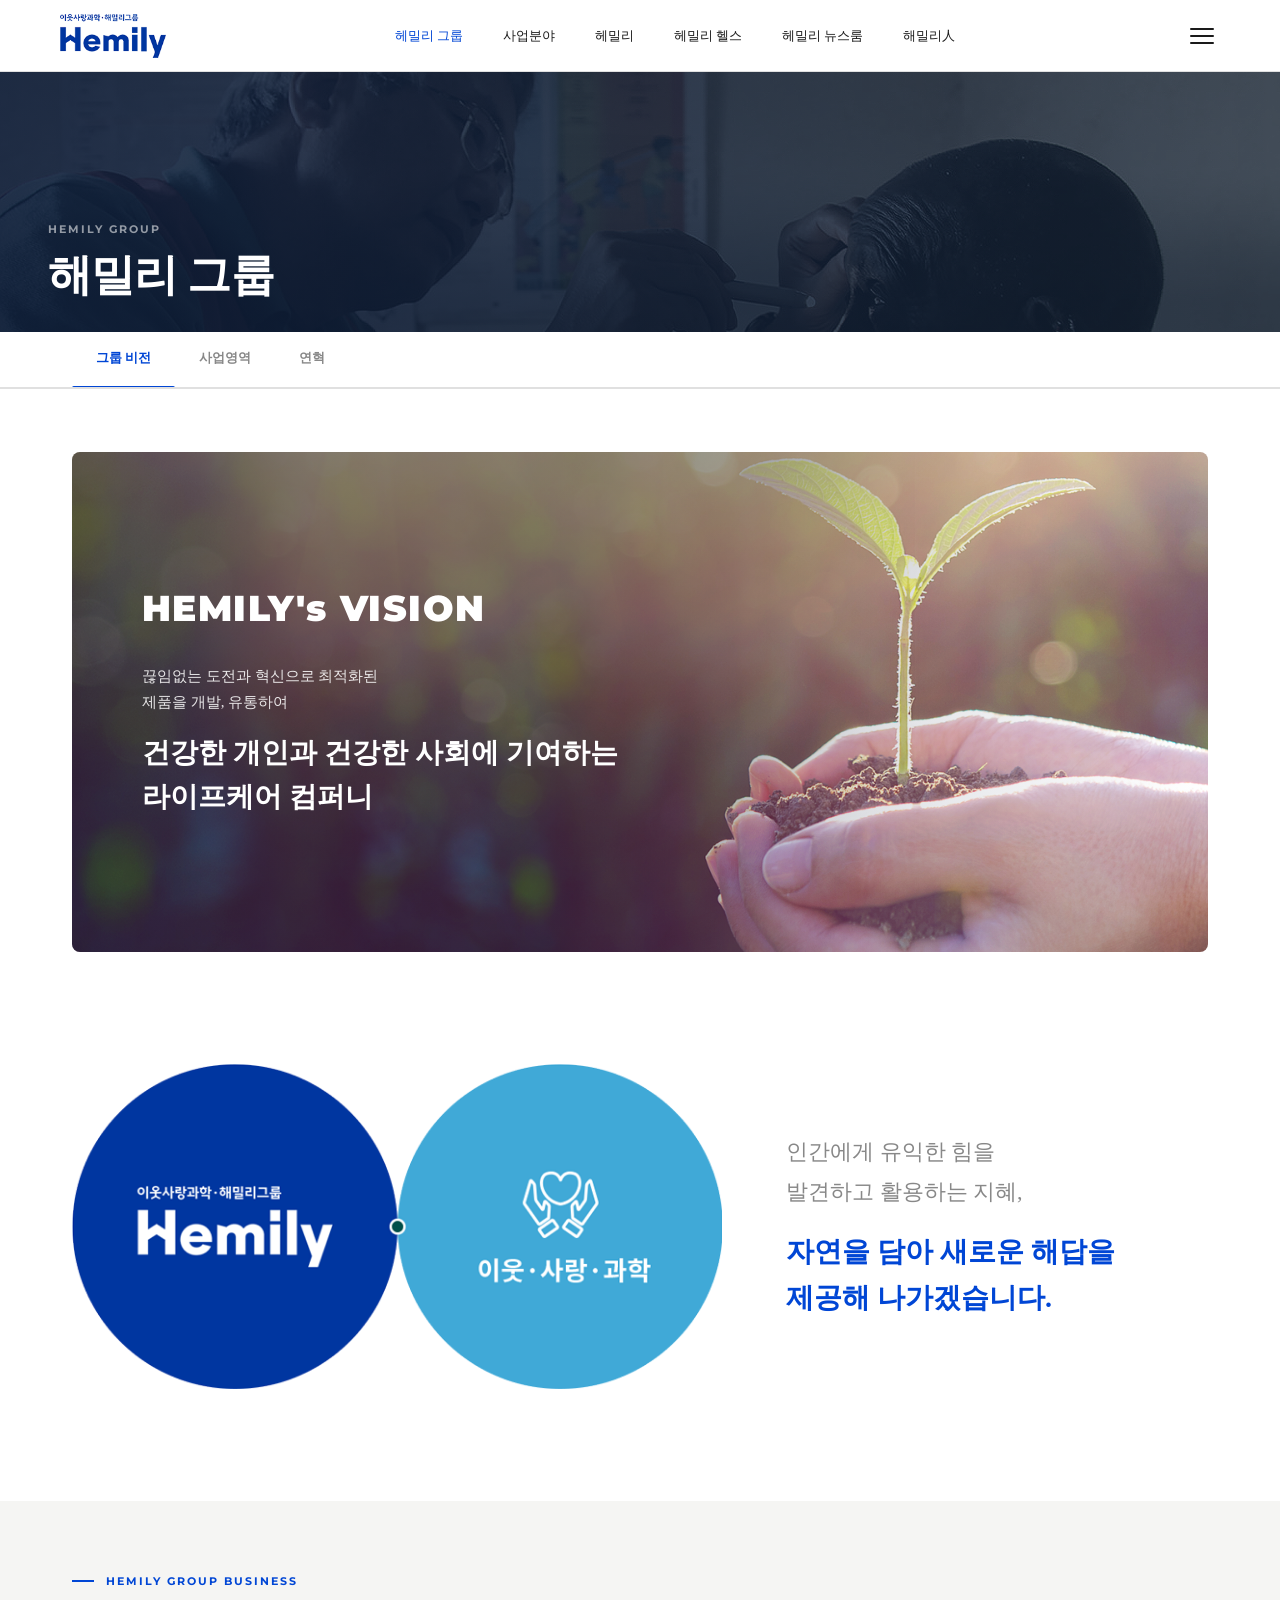
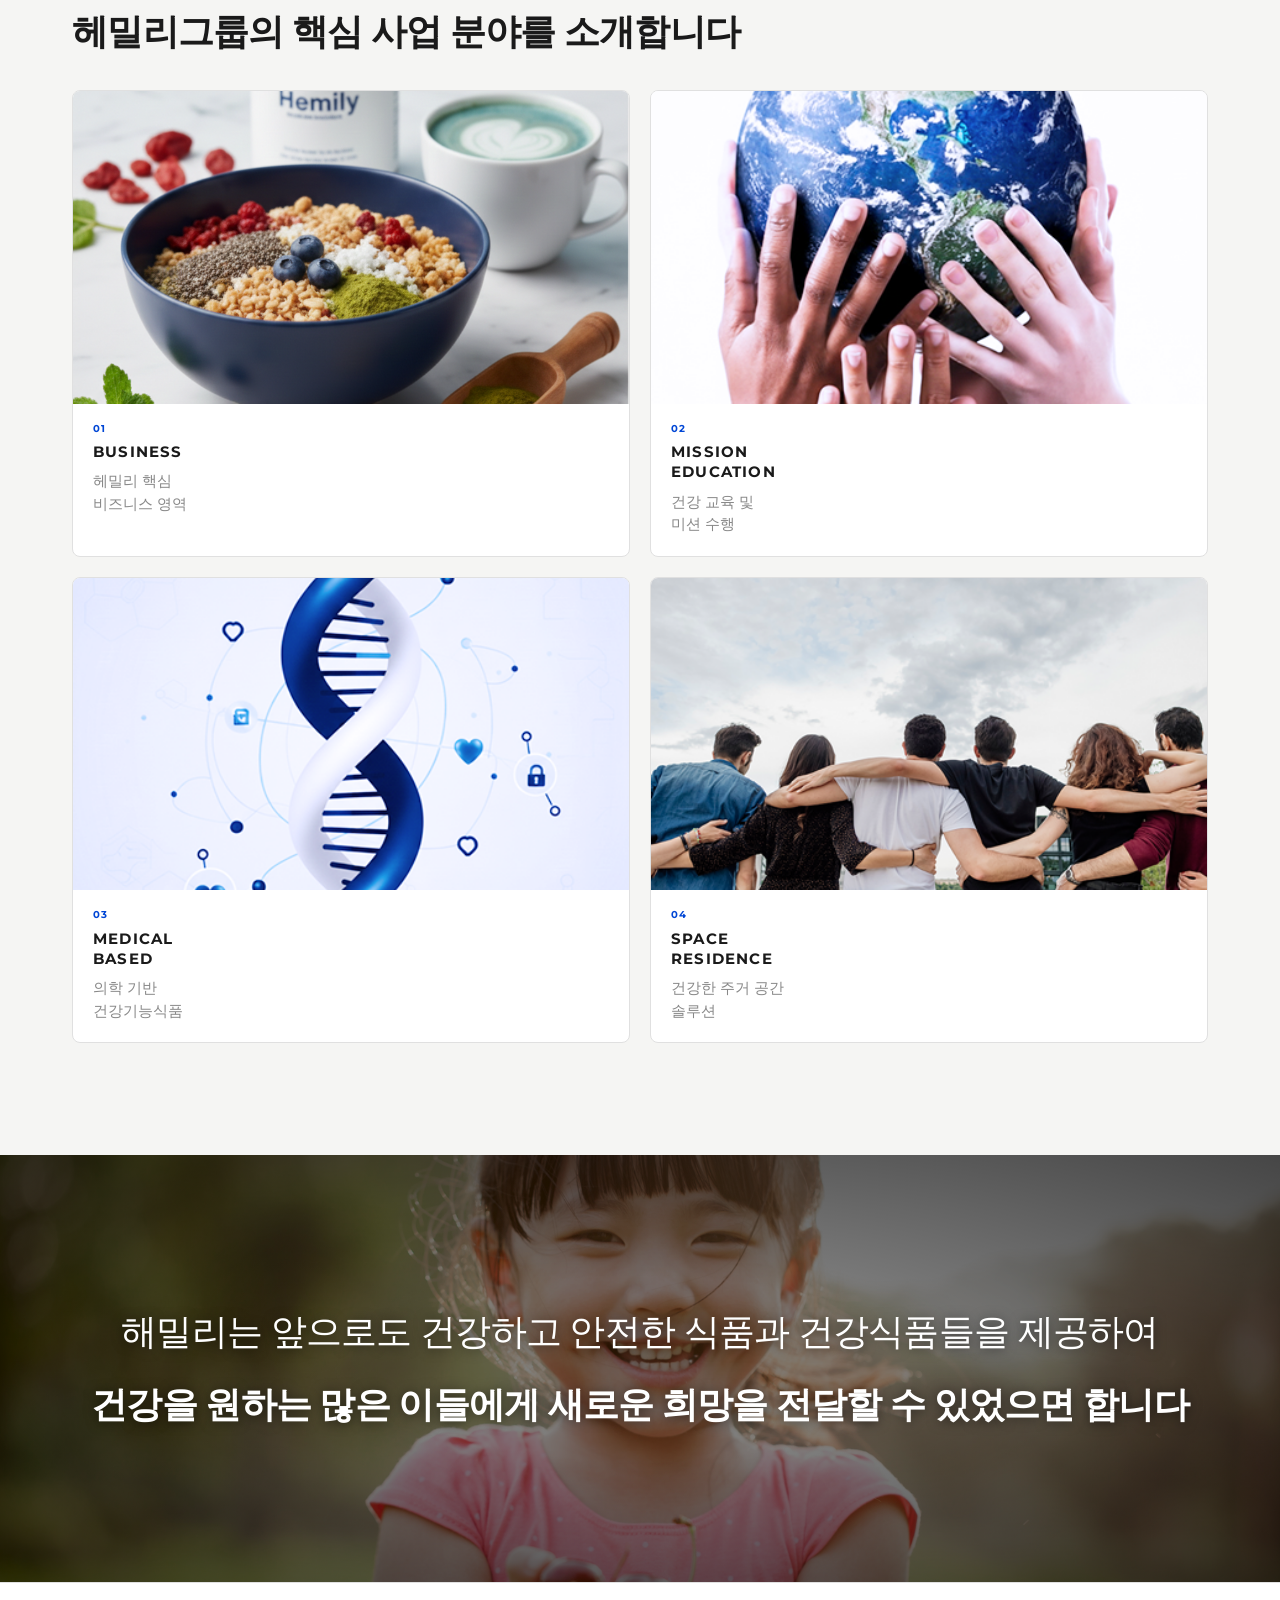
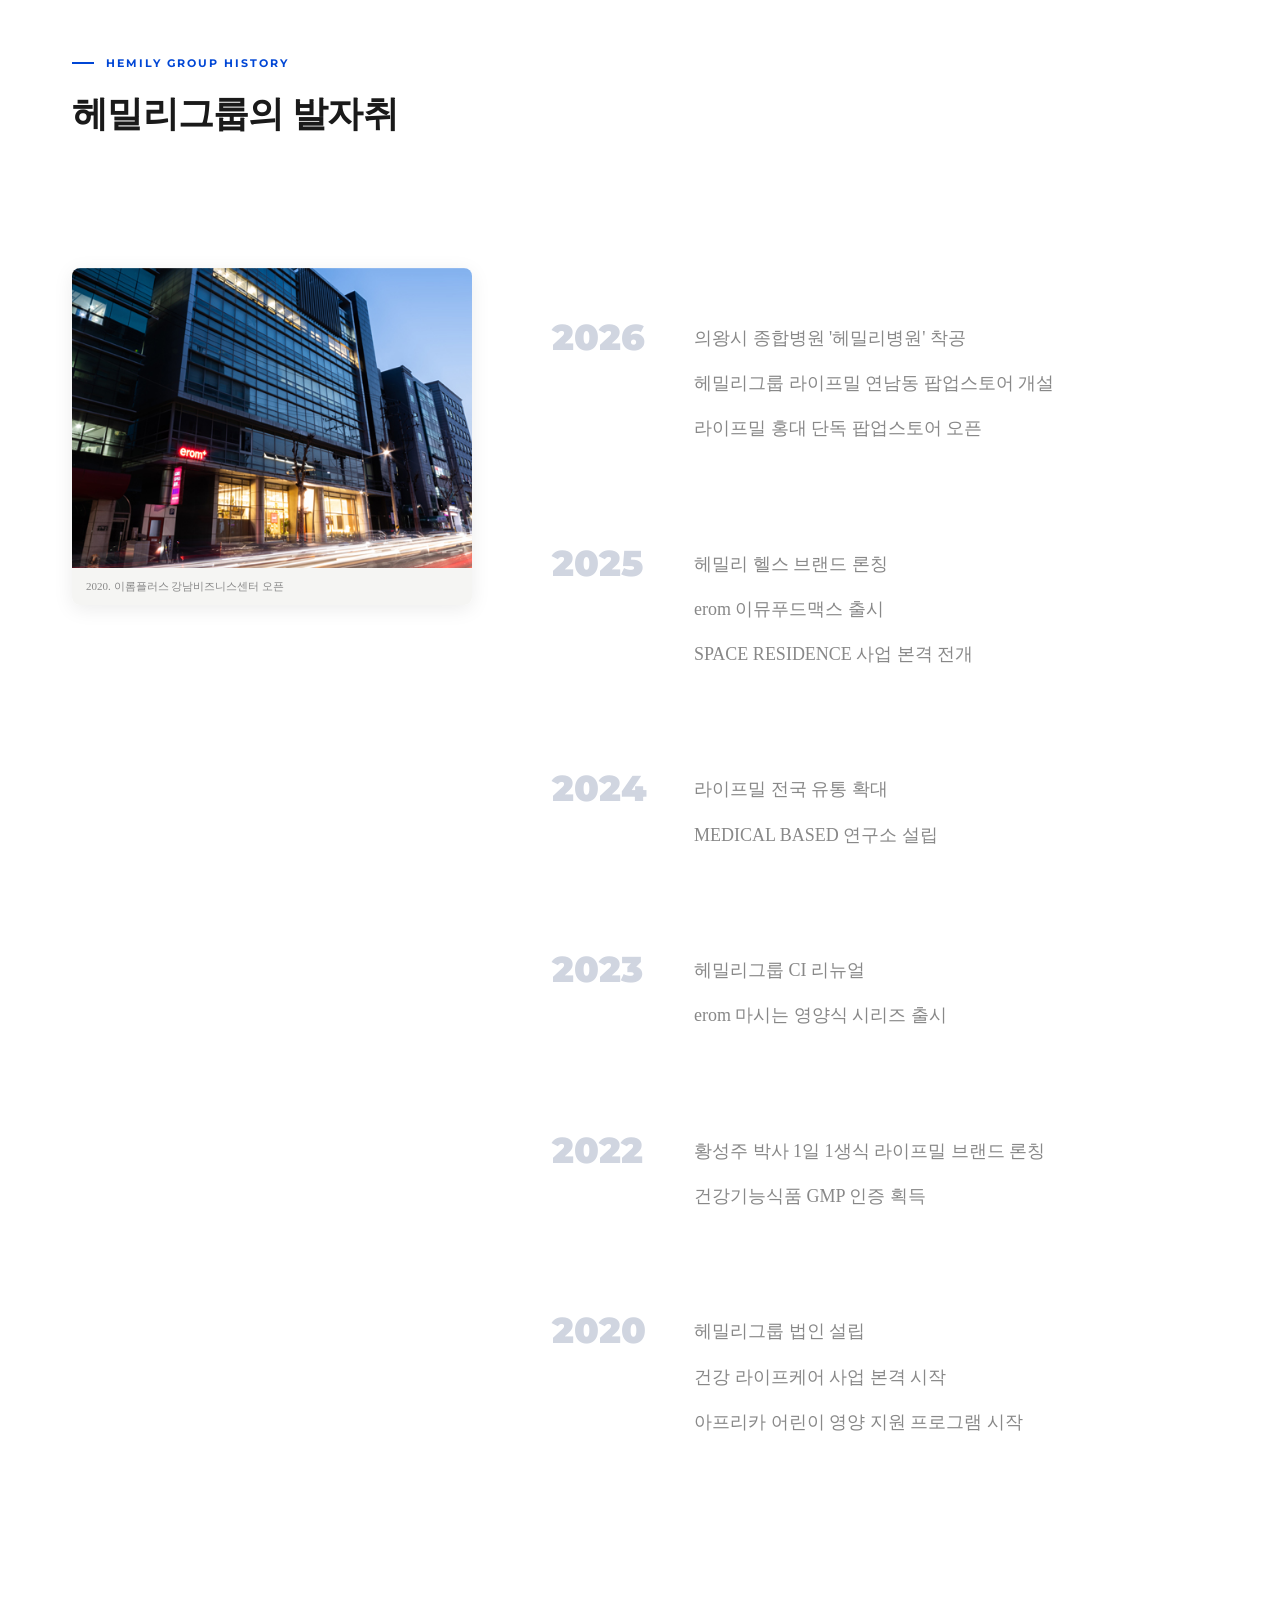
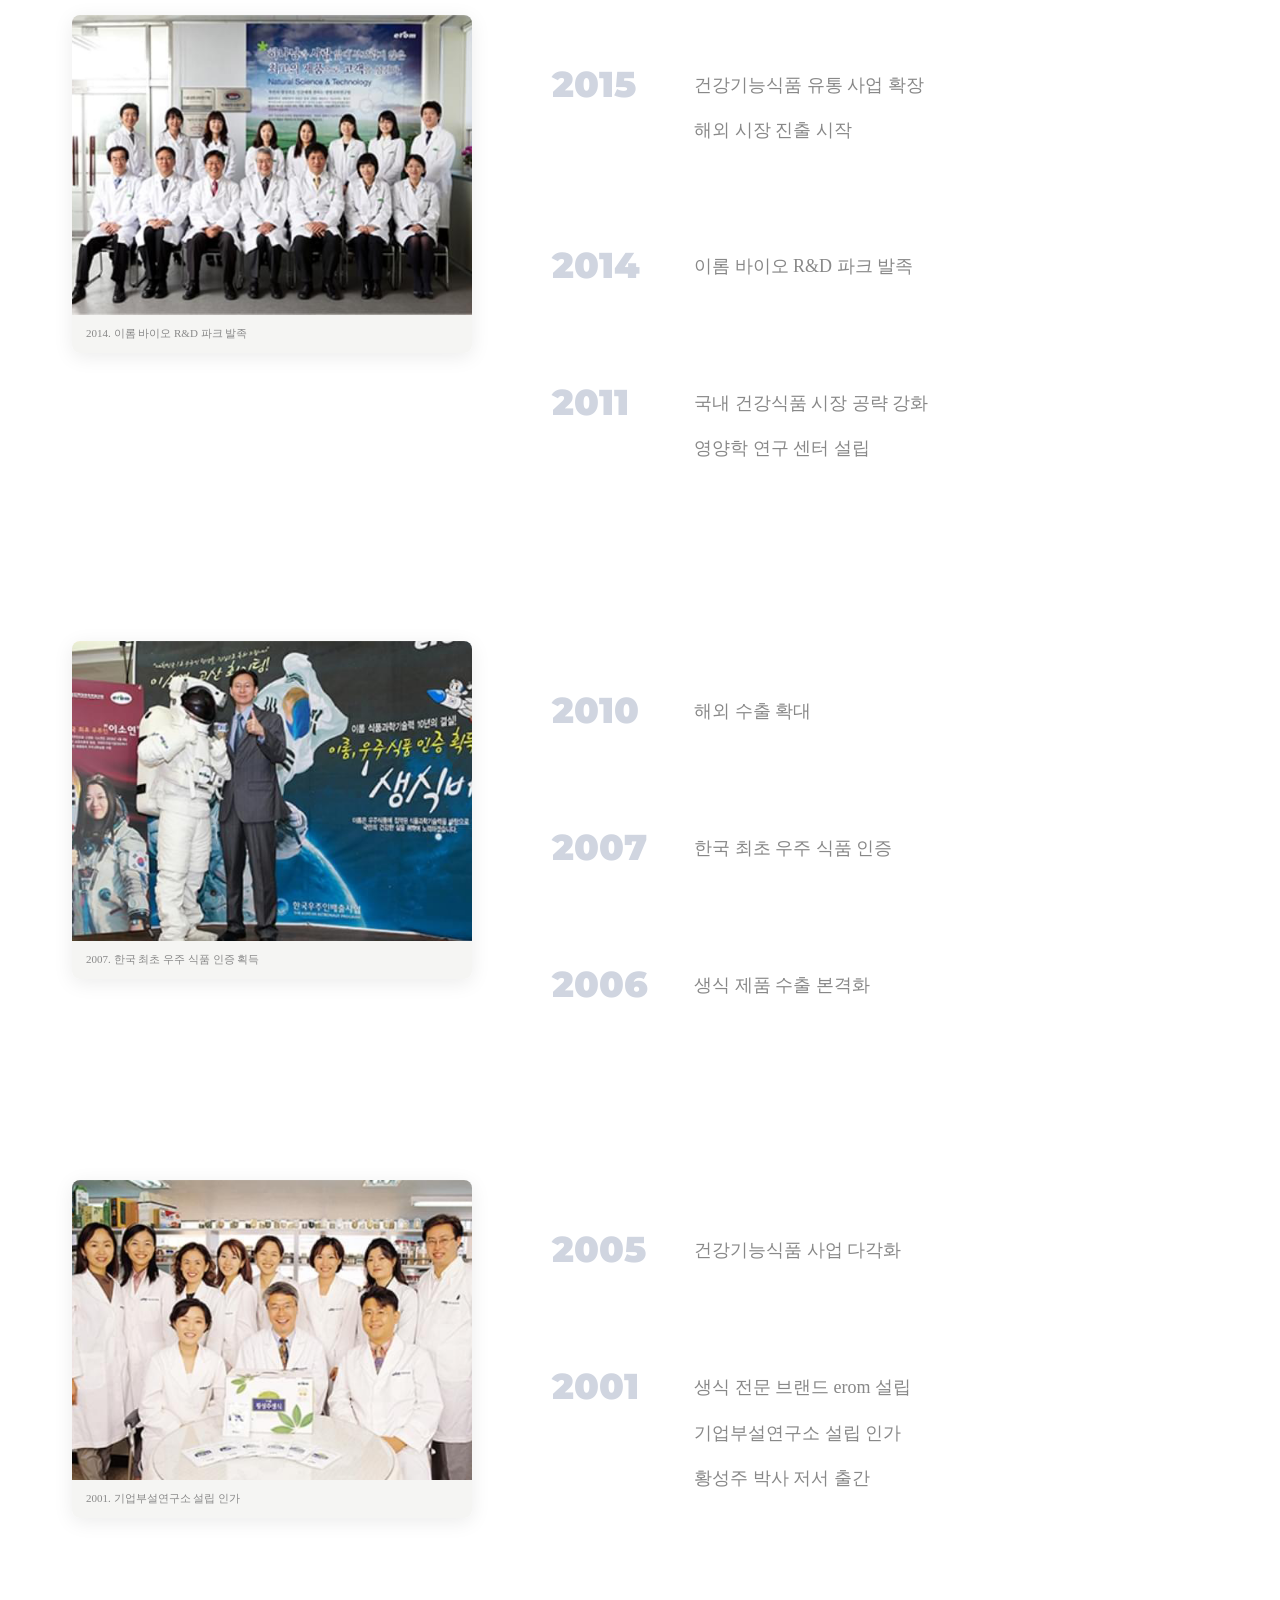
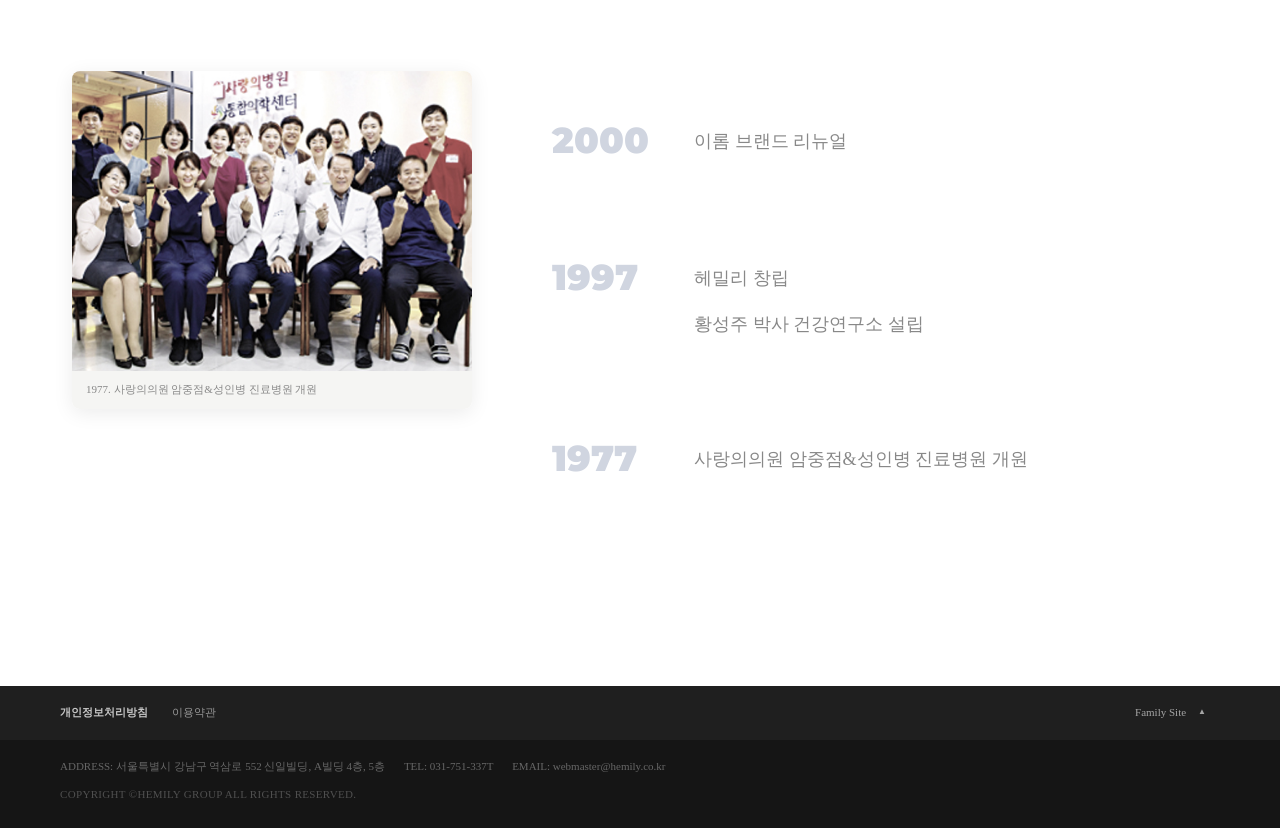
<file: sub1.html>
<!DOCTYPE html>
<html lang="ko">
<head>
  <meta charset="UTF-8" />
  <meta name="viewport" content="width=device-width, initial-scale=1.0" />
  <meta name="description" content="해밀리 그룹 소개 - 비전, 사업영역, 연혁" />
  <title>해밀리 그룹 소개 | Hemily Group</title>

  <link rel="preconnect" href="https://fonts.googleapis.com" />
  <link rel="preconnect" href="https://fonts.gstatic.com" crossorigin />
  <link href="https://fonts.googleapis.com/css2?family=Montserrat:wght@700;900&family=Noto+Sans+KR:wght@400;500;600;700;900&display=swap" rel="stylesheet" />

  <link rel="stylesheet" href="css/reset.css" />
  <link rel="stylesheet" href="css/variables.css" />
  <link rel="stylesheet" href="css/common.css" />
  <link rel="stylesheet" href="css/sub1.css" />
</head>
<body>

<!-- ================================================
     HEADER (공통)
     ================================================ -->
<header class="site-header is-scrolled" role="banner">
  <div class="container">
    <a href="index.html" class="header-logo" aria-label="해밀리그룹 홈으로">
      <img src="images/01_header_logo.png" alt="이웃사랑의 해밀리그룹 Hemily" class="header-logo__img" />
    </a>
    <nav class="gnb" role="navigation" aria-label="주요 메뉴">
      <ul role="list" style="display:flex;align-items:center;margin:0;padding:0;list-style:none;">
        <li class="gnb__item is-active">
          <a href="sub1.html" class="gnb__link gnb__link--has-dropdown">헤밀리 그룹</a>
          <ul class="gnb__dropdown" role="list">
            <li><a href="sub1.html"          class="gnb__dropdown-link">헤밀리 그룹</a></li>
            <li><a href="sub1_story.html" class="gnb__dropdown-link">황성주 박사</a></li>
            <li><a href="contact.html"        class="gnb__dropdown-link">Contact US</a></li>
          </ul>
        </li>
        <li class="gnb__item">
          <a href="sub2.html" class="gnb__link gnb__link--has-dropdown" aria-expanded="false" aria-haspopup="true">사업분야</a>
          <ul class="gnb__dropdown" role="list">
            <li><a href="sub2.html#business"  class="gnb__dropdown-link">사업</a></li>
            <li><a href="sub2.html#education" class="gnb__dropdown-link">미션&amp;교육</a></li>
            <li><a href="sub2.html#medical"   class="gnb__dropdown-link">메디컬 기반</a></li>
            <li><a href="sub2.html#residence" class="gnb__dropdown-link">공간&amp;레지던스</a></li>
          </ul>
        </li>
        <li class="gnb__item">
          <a href="sub3.html" class="gnb__link gnb__link--has-dropdown" aria-expanded="false" aria-haspopup="true">헤밀리</a>
          <ul class="gnb__dropdown" role="list">
            <li><a href="sub3.html" class="gnb__dropdown-link">생식&amp;영양식</a></li>
          </ul>
        </li>
        <li class="gnb__item">
          <a href="sub4.html" class="gnb__link gnb__link--has-dropdown" aria-expanded="false" aria-haspopup="true">헤밀리 헬스</a>
          <ul class="gnb__dropdown" role="list">
            <li><a href="sub4.html" class="gnb__dropdown-link">생식</a></li>
          </ul>
        </li>
        <li class="gnb__item"><a href="sub5.html" class="gnb__link gnb__link--has-dropdown" aria-expanded="false" aria-haspopup="true">헤밀리 뉴스룸</a>
          <ul class="gnb__dropdown" role="list">
            <li><a href="sub5.html"          class="gnb__dropdown-link">전체</a></li>
            <li><a href="sub5.html#magazine" class="gnb__dropdown-link">매거진</a></li>
            <li><a href="sub5.html#press"    class="gnb__dropdown-link">보도자료</a></li>
          </ul></li>
        <li class="gnb__item"><a href="sub6.html"  class="gnb__link">해밀리人</a></li>
      </ul>
    </nav>
    <div class="header-actions">
      <button class="menu-toggle" aria-label="메뉴 열기" aria-expanded="false" aria-controls="megaMenu">
        <span></span><span></span><span></span>
      </button>
    </div>
  </div>
</header>

<nav id="mobile-menu" class="mobile-menu" aria-label="모바일 메뉴">
  <ul class="mob-list">

    <!-- 헤밀리 그룹 -->
    <li class="mob-item">
      <div class="mob-row">
        <a href="sub1.html" class="mob-link">헤밀리 그룹</a>
        <button class="mob-toggle" aria-expanded="false" aria-label="하위 메뉴 열기">
          <span class="mob-arrow">›</span>
        </button>
      </div>
      <ul class="mob-sub">
        <li><a href="sub1.html"       class="mob-sub__link">헤밀리 그룹</a></li>
        <li><a href="sub1_story.html" class="mob-sub__link">황성주 박사</a></li>
        <li><a href="contact.html"    class="mob-sub__link">Contact US</a></li>
      </ul>
    </li>

    <!-- 사업분야 -->
    <li class="mob-item">
      <div class="mob-row">
        <a href="sub2.html" class="mob-link">사업분야</a>
        <button class="mob-toggle" aria-expanded="false" aria-label="하위 메뉴 열기">
          <span class="mob-arrow">›</span>
        </button>
      </div>
      <ul class="mob-sub">
        <li><a href="sub2.html#business"  class="mob-sub__link">사업</a></li>
        <li><a href="sub2.html#education" class="mob-sub__link">미션&amp;교육</a></li>
        <li><a href="sub2.html#medical"   class="mob-sub__link">메디컬 기반</a></li>
        <li><a href="sub2.html#residence" class="mob-sub__link">공간&amp;레지던스</a></li>
      </ul>
    </li>

    <!-- 헤밀리 -->
    <li class="mob-item">
      <div class="mob-row">
        <a href="sub3.html" class="mob-link">헤밀리</a>
        <button class="mob-toggle" aria-expanded="false" aria-label="하위 메뉴 열기">
          <span class="mob-arrow">›</span>
        </button>
      </div>
      <ul class="mob-sub">
        <li><a href="sub3.html" class="mob-sub__link">생식&amp;영양식</a></li>
      </ul>
    </li>

    <!-- 헤밀리 헬스 -->
    <li class="mob-item">
      <div class="mob-row">
        <a href="sub4.html" class="mob-link">헤밀리 헬스</a>
        <button class="mob-toggle" aria-expanded="false" aria-label="하위 메뉴 열기">
          <span class="mob-arrow">›</span>
        </button>
      </div>
      <ul class="mob-sub">
        <li><a href="sub4.html" class="mob-sub__link">생식</a></li>
      </ul>
    </li>

    <!-- 헤밀리 뉴스룸 -->
    <li class="mob-item">
      <div class="mob-row">
        <a href="sub5.html" class="mob-link">헤밀리 뉴스룸</a>
        <button class="mob-toggle" aria-expanded="false" aria-label="하위 메뉴 열기">
          <span class="mob-arrow">›</span>
        </button>
      </div>
      <ul class="mob-sub">
        <li><a href="sub5.html"          class="mob-sub__link">전체</a></li>
        <li><a href="sub5.html#magazine" class="mob-sub__link">매거진</a></li>
        <li><a href="sub5.html#press"    class="mob-sub__link">보도자료</a></li>
      </ul>
    </li>

    <!-- 해밀리人 -->
    <li class="mob-item">
      <div class="mob-row">
        <a href="sub6.html" class="mob-link">해밀리人</a>
      </div>
    </li>

  </ul>
</nav>


<!-- ════════════ MEGA MENU ════════════ -->
<div class="mega-menu" id="megaMenu" role="dialog" aria-label="전체 메뉴" aria-hidden="true">
  <div class="mega-menu__header">
    <a href="index.html" class="mega-menu__logo-link">
      <img src="images/01_header_logo1.png" alt="Hemily" class="mega-menu__logo-img" />
    </a>
  </div>

  <div class="mega-menu__body">
    <div class="mega-menu__cols">

      <!-- 헤밀리 그룹 -->
      <div class="mega-col">
        <a href="sub1.html" class="mega-col__title">헤밀리 그룹</a>
        <div class="mega-col__links">
          <a href="sub1.html#vision"   class="mega-col__link">그룹 비전</a>
          <a href="sub1.html#business" class="mega-col__link">사업영역</a>
          <a href="sub1.html#story"    class="mega-col__link">그룹 스토리</a>
          <a href="sub1.html#history"  class="mega-col__link">연혁</a>
        </div>
      </div>

      <!-- 사업분야 -->
      <div class="mega-col">
        <a href="sub2.html" class="mega-col__title">사업분야</a>
        <div class="mega-col__links">
          <a href="sub2.html#business"  class="mega-col__link">사업</a>
          <a href="sub2.html#education" class="mega-col__link">미션&amp;교육</a>
          <a href="sub2.html#medical"   class="mega-col__link">메디컬 기반</a>
          <a href="sub2.html#residence" class="mega-col__link">공간&amp;레지던스</a>
        </div>
      </div>

      <!-- 헤밀리 -->
      <div class="mega-col">
        <a href="sub3.html" class="mega-col__title">헤밀리</a>
        <div class="mega-col__links">
          <a href="sub3.html" class="mega-col__link">생식&amp;영양식</a>
        </div>
      </div>

      <!-- 헤밀리 헬스 -->
      <div class="mega-col">
        <a href="sub4.html" class="mega-col__title">헤밀리 헬스</a>
        <div class="mega-col__links">
          <a href="sub4.html" class="mega-col__link">생식</a>
        </div>
      </div>

      <!-- 헤밀리 뉴스룸 -->
      <div class="mega-col">
        <a href="sub5.html" class="mega-col__title">헤밀리 뉴스룸</a>
        <div class="mega-col__links">
          <a href="sub5.html"          class="mega-col__link">전체</a>
          <a href="sub5.html#magazine" class="mega-col__link">매거진</a>
          <a href="sub5.html#press"    class="mega-col__link">보도자료</a>
        </div>
      </div>

      <!-- 해밀리人 -->
      <div class="mega-col">
        <a href="sub6.html" class="mega-col__title">해밀리人</a>
        <div class="mega-col__links">
          <a href="sub6.html" class="mega-col__link">해밀리人</a>
        </div>
      </div>

    </div>
  </div>

  <!-- 하단 footer -->
  <div class="mega-menu__footer">
    <div class="mega-menu__footer-top">
      <a href="#" class="mega-menu__footer-link">개인정보처리방침</a>
      <a href="#" class="mega-menu__footer-link">이용약관</a>
    </div>
    <div class="mega-menu__footer-bottom">
      <span>ADDRESS: 서울특별시 강남구 역삼로 552 (대치동, KM빌딩) 4층, 5층</span>
      <span>TEL: 031-701-3377</span>
      <span>EMAIL: webmaster@hemily.co.kr</span>
    </div>
  </div>

</div>
<!-- ════════════ /MEGA MENU ════════════ -->

<!-- ================================================
     SUB WRAP
     ================================================ -->
<div class="sub-wrap">

  <!-- 페이지 타이틀 배너 -->
  <div class="page-banner">
    <div class="page-banner__bg" style="background-image:url('images/sub1_12_main.png');"></div>
    <div class="page-banner__overlay"></div>
    <div class="page-banner__content">
      <p class="page-banner__label">Hemily Group</p>
      <h1 class="page-banner__title">해밀리 그룹</h1>
    </div>
  </div>

  <!-- ════ 서브 고정 탭바 ════ -->
  <nav class="sub-page-nav" id="subPageNav" aria-label="헤밀리 그룹 메뉴">
    <div class="sub-page-nav__inner">
      <a href="#vision"   class="sub-page-tab is-active" data-section="vision">그룹 비전</a>
      <a href="#business" class="sub-page-tab" data-section="business">사업영역</a>
      <a href="#history"  class="sub-page-tab" data-section="history">연혁</a>
      <span class="sub-page-nav__slider" id="subNavSlider"></span>
    </div>
  </nav>

  <!-- 콘텐츠 본문 -->
    <main class="sub-content" id="main-content">
            <!-- ==========================================
           SECTION: HEMILY'S VISION
           ========================================== -->
      <section class="vision-section" id="vision">

        <!-- 1. 와이드 배너 — section-inner 기준으로 중앙 정렬 -->
        <div class="vision-banner-wrap">
          <div class="vision-banner s-fade-up">
            <img src="images/sub1_container_01.png" alt="Hemily Vision" class="vision-banner__img" />
            <div class="vision-banner__overlay">
              <div class="vision-banner__text">
                <h2 class="vision-banner__title">HEMILY's VISION</h2>
                <p class="vision-banner__sub">끊임없는 도전과 혁신으로 최적화된<br>제품을 개발, 유통하여</p>
                <p class="vision-banner__bold">
                  건강한 개인과 건강한 사회에 기여하는<br>라이프케어 컴퍼니
                </p>
              </div>
            </div>
          </div>
        </div>

        <!-- 2. 비전 그리드: 두 원 + 텍스트 -->
        <div class="section-inner">
          <div class="vision-circles-wrap s-fade-up">

            <!-- 비전 이미지 (sub1_02) -->
            <div class="vision-circles">
              <img src="images/sub1_02.png" alt="Hemily 비전 - 이웃사랑과학" class="vision-circles__img" />
            </div>

            <!-- 오른쪽 텍스트 -->
            <div class="vision-circles__desc s-fade-right sd1">
              <p class="vision-circles__body">
                인간에게 유익한 힘을<br>
                발견하고 활용하는 지혜,
              </p>
              <p class="vision-circles__em">
                자연을 담아
                새로운 해답을 <br>제공해 나가겠습니다.
              </p>
            </div>

          </div>
        </div>
      </section>


      <!-- ==========================================
           SECTION: HEMILY GROUP BUSINESS
           ========================================== -->
      <section class="biz-section" id="business">
        <div class="section-inner" style="padding-top:var(--sp-16); padding-bottom:var(--sp-16);">
          <p class="section-eyebrow s-fade-up">HEMILY GROUP BUSINESS</p>
          <h2 class="section-h2 s-fade-up sd1">헤밀리그룹의 핵심 사업 분야를 소개합니다</h2>

          <div class="biz-grid">
            <a href="sub2.html#business" class="biz-card s-scale">
              <div class="biz-card__img-wrap"><img src="images/sub1_03.png" alt="BUSINESS" /></div>
              <div class="biz-card__body">
                <p class="biz-card__num">01</p>
                <h3 class="biz-card__title">BUSINESS</h3>
                <p class="biz-card__desc">헤밀리 핵심<br>비즈니스 영역</p>
              </div>
            </a>
            <a href="sub2.html#education" class="biz-card s-scale sd1">
              <div class="biz-card__img-wrap"><img src="images/sub1_04.png" alt="MISSION EDUCATION" /></div>
              <div class="biz-card__body">
                <p class="biz-card__num">02</p>
                <h3 class="biz-card__title">MISSION<br>EDUCATION</h3>
                <p class="biz-card__desc">건강 교육 및<br>미션 수행</p>
              </div>
            </a>
            <a href="sub2.html#medical" class="biz-card s-scale sd2">
              <div class="biz-card__img-wrap"><img src="images/sub1_05.png" alt="MEDICAL BASED" /></div>
              <div class="biz-card__body">
                <p class="biz-card__num">03</p>
                <h3 class="biz-card__title">MEDICAL<br>BASED</h3>
                <p class="biz-card__desc">의학 기반<br>건강기능식품</p>
              </div>
            </a>
            <a href="sub2.html#residence" class="biz-card s-scale sd3">
              <div class="biz-card__img-wrap"><img src="images/sub1_06.png" alt="SPACE RESIDENCE" /></div>
              <div class="biz-card__body">
                <p class="biz-card__num">04</p>
                <h3 class="biz-card__title">SPACE<br>RESIDENCE</h3>
                <p class="biz-card__desc">건강한 주거 공간<br>솔루션</p>
              </div>
            </a>
          </div>
        </div>
      

        <!-- 하단 컨테이너 이미지 -->
        <div class="biz-container s-fade-up">
          <img src="images/sub1_container_02.png" alt="Hemily" class="biz-container__img" />
          <div class="biz-container__text">
            <p class="biz-container__quote">
              해밀리는 앞으로도 건강하고 안전한 식품과 건강식품들을 제공하여<br>
              <strong>건강을 원하는 많은 이들에게 새로운 희망을 전달할 수 있었으면 합니다</strong>
            </p>
          </div>
        </div>
      </section>


      <!-- ==========================================
           SECTION: HEMILY GROUP HISTORY
           ========================================== -->
      <section class="history-section" id="history">

        <!-- 섹션 헤더 -->
        <div class="history-header">
          <p class="section-eyebrow s-fade-up">HEMILY GROUP HISTORY</p>
          <h2 class="section-h2 s-fade-up sd1">헤밀리그룹의 발자취</h2>
        </div>

        <!-- 5개 그룹: 각각 사진(sticky) + 연혁 리스트 한 쌍 -->
        <div class="history-body">

          <!-- ── 그룹 1: 2020년대 ── -->
          <div class="hg">
            <div class="hg__photo">
              <figure class="hg__img">
                <img src="images/sub1_07.png" alt="2020년대 헤밀리그룹" />
                <figcaption>2020. 이롬플러스 강남비즈니스센터 오픈</figcaption>
              </figure>
            </div>
            <div class="hg__list">
              <div class="hl-row">
                <div class="hl-year-wrap"><span class="hl-year">2026</span></div>
                <ul class="hl-events">
                  <li>의왕시 종합병원 '헤밀리병원' 착공</li>
                  <li>헤밀리그룹 라이프밀 연남동 팝업스토어 개설</li>
                  <li>라이프밀 홍대 단독 팝업스토어 오픈</li>
                </ul>
              </div>
              <div class="hl-row">
                <div class="hl-year-wrap"><span class="hl-year">2025</span></div>
                <ul class="hl-events">
                  <li>헤밀리 헬스 브랜드 론칭</li>
                  <li>erom 이뮤푸드맥스 출시</li>
                  <li>SPACE RESIDENCE 사업 본격 전개</li>
                </ul>
              </div>
              <div class="hl-row">
                <div class="hl-year-wrap"><span class="hl-year">2024</span></div>
                <ul class="hl-events">
                  <li>라이프밀 전국 유통 확대</li>
                  <li>MEDICAL BASED 연구소 설립</li>
                </ul>
              </div>
              <div class="hl-row">
                <div class="hl-year-wrap"><span class="hl-year">2023</span></div>
                <ul class="hl-events">
                  <li>헤밀리그룹 CI 리뉴얼</li>
                  <li>erom 마시는 영양식 시리즈 출시</li>
                </ul>
              </div>
              <div class="hl-row">
                <div class="hl-year-wrap"><span class="hl-year">2022</span></div>
                <ul class="hl-events">
                  <li>황성주 박사 1일 1생식 라이프밀 브랜드 론칭</li>
                  <li>건강기능식품 GMP 인증 획득</li>
                </ul>
              </div>
              <div class="hl-row">
                <div class="hl-year-wrap"><span class="hl-year">2020</span></div>
                <ul class="hl-events">
                  <li>헤밀리그룹 법인 설립</li>
                  <li>건강 라이프케어 사업 본격 시작</li>
                  <li>아프리카 어린이 영양 지원 프로그램 시작</li>
                </ul>
              </div>
            </div>
          </div><!-- /.hg -->

          <!-- ── 그룹 2: 2010년대 ── -->
          <div class="hg">
            <div class="hg__photo">
              <figure class="hg__img">
                <img src="images/sub1_08.png" alt="2014. 이롬 바이오 R&D 파크" />
                <figcaption>2014. 이롬 바이오 R&amp;D 파크 발족</figcaption>
              </figure>
            </div>
            <div class="hg__list">
              <div class="hl-row">
                <div class="hl-year-wrap"><span class="hl-year">2015</span></div>
                <ul class="hl-events">
                  <li>건강기능식품 유통 사업 확장</li>
                  <li>해외 시장 진출 시작</li>
                </ul>
              </div>
              <div class="hl-row">
                <div class="hl-year-wrap"><span class="hl-year">2014</span></div>
                <ul class="hl-events">
                  <li>이롬 바이오 R&amp;D 파크 발족</li>
                </ul>
              </div>
              <div class="hl-row">
                <div class="hl-year-wrap"><span class="hl-year">2011</span></div>
                <ul class="hl-events">
                  <li>국내 건강식품 시장 공략 강화</li>
                  <li>영양학 연구 센터 설립</li>
                </ul>
              </div>
            </div>
          </div><!-- /.hg -->

          <!-- ── 그룹 3: 2000년대 ── -->
          <div class="hg">
            <div class="hg__photo">
              <figure class="hg__img">
                <img src="images/sub1_09.png" alt="2007. 우주 식품 인증" />
                <figcaption>2007. 한국 최초 우주 식품 인증 획득</figcaption>
              </figure>
            </div>
            <div class="hg__list">
              <div class="hl-row">
                <div class="hl-year-wrap"><span class="hl-year">2010</span></div>
                <ul class="hl-events">
                  <li>해외 수출 확대</li>
                </ul>
              </div>
              <div class="hl-row">
                <div class="hl-year-wrap"><span class="hl-year">2007</span></div>
                <ul class="hl-events">
                  <li>한국 최초 우주 식품 인증</li>
                </ul>
              </div>
              <div class="hl-row">
                <div class="hl-year-wrap"><span class="hl-year">2006</span></div>
                <ul class="hl-events">
                  <li>생식 제품 수출 본격화</li>
                </ul>
              </div>
            </div>
          </div><!-- /.hg -->

          <!-- ── 그룹 4: 2000년대 초 ── -->
          <div class="hg">
            <div class="hg__photo">
              <figure class="hg__img">
                <img src="images/sub1_10.png" alt="2001. 기업부설연구소 설립" />
                <figcaption>2001. 기업부설연구소 설립 인가</figcaption>
              </figure>
            </div>
            <div class="hg__list">
              <div class="hl-row">
                <div class="hl-year-wrap"><span class="hl-year">2005</span></div>
                <ul class="hl-events">
                  <li>건강기능식품 사업 다각화</li>
                </ul>
              </div>
              <div class="hl-row">
                <div class="hl-year-wrap"><span class="hl-year">2001</span></div>
                <ul class="hl-events">
                  <li>생식 전문 브랜드 erom 설립</li>
                  <li>기업부설연구소 설립 인가</li>
                  <li>황성주 박사 저서 출간</li>
                </ul>
              </div>
            </div>
          </div><!-- /.hg -->

          <!-- ── 그룹 5: 창립 이전 ── -->
          <div class="hg">
            <div class="hg__photo">
              <figure class="hg__img">
                <img src="images/sub1_11.png" alt="1977. 사랑의의원 개원" />
                <figcaption>1977. 사랑의의원 암중점&amp;성인병 진료병원 개원</figcaption>
              </figure>
            </div>
            <div class="hg__list">
              <div class="hl-row">
                <div class="hl-year-wrap"><span class="hl-year">2000</span></div>
                <ul class="hl-events">
                  <li>이롬 브랜드 리뉴얼</li>
                </ul>
              </div>
              <div class="hl-row">
                <div class="hl-year-wrap"><span class="hl-year">1997</span></div>
                <ul class="hl-events">
                  <li>헤밀리 창립</li>
                  <li>황성주 박사 건강연구소 설립</li>
                </ul>
              </div>
              <div class="hl-row">
                <div class="hl-year-wrap"><span class="hl-year">1977</span></div>
                <ul class="hl-events">
                  <li>사랑의의원 암중점&amp;성인병 진료병원 개원</li>
                </ul>
              </div>
            </div>
          </div><!-- /.hg -->

        </div><!-- /.history-body -->

      </section>

    </main>
</div><!-- /.sub-wrap -->


<!-- ================================================
     FOOTER (공통)
     ================================================ -->
<footer class="site-footer" role="contentinfo">
  <div class="footer-policy">
    <div class="container">
      <nav class="footer-policy__links">
        <a href="#" class="footer-policy__link footer-policy__link--bold">개인정보처리방침</a>
        <a href="#" class="footer-policy__link">이용약관</a>
      </nav>
      <div class="footer-family">
        <button class="footer-family__btn" type="button">Family Site</button>
      </div>
    </div>
  </div>
  <div class="footer-info">
    <div class="container">
      <address class="footer-address" style="font-style:normal;">
        <p>
          <span>ADDRESS: 서울특별시 강남구 역삼로 552 신일빌딩, A빌딩 4층, 5층</span>
          <span>TEL: 031-751-337T</span>
          <span>EMAIL: webmaster@hemily.co.kr</span>
        </p>
        <p class="footer-copyright">COPYRIGHT ©HEMILY GROUP ALL RIGHTS RESERVED.</p>
      </address>
    </div>
  </div>
</footer>

<button class="scroll-top" aria-label="맨 위로 이동">
  <span class="scroll-top__arrow">▲</span>
  <span class="scroll-top__text">TOP</span>
</button>

<script src="js/common.js"></script>
<script src="js/sub1.js"></script>
</body>
</html>
</file>
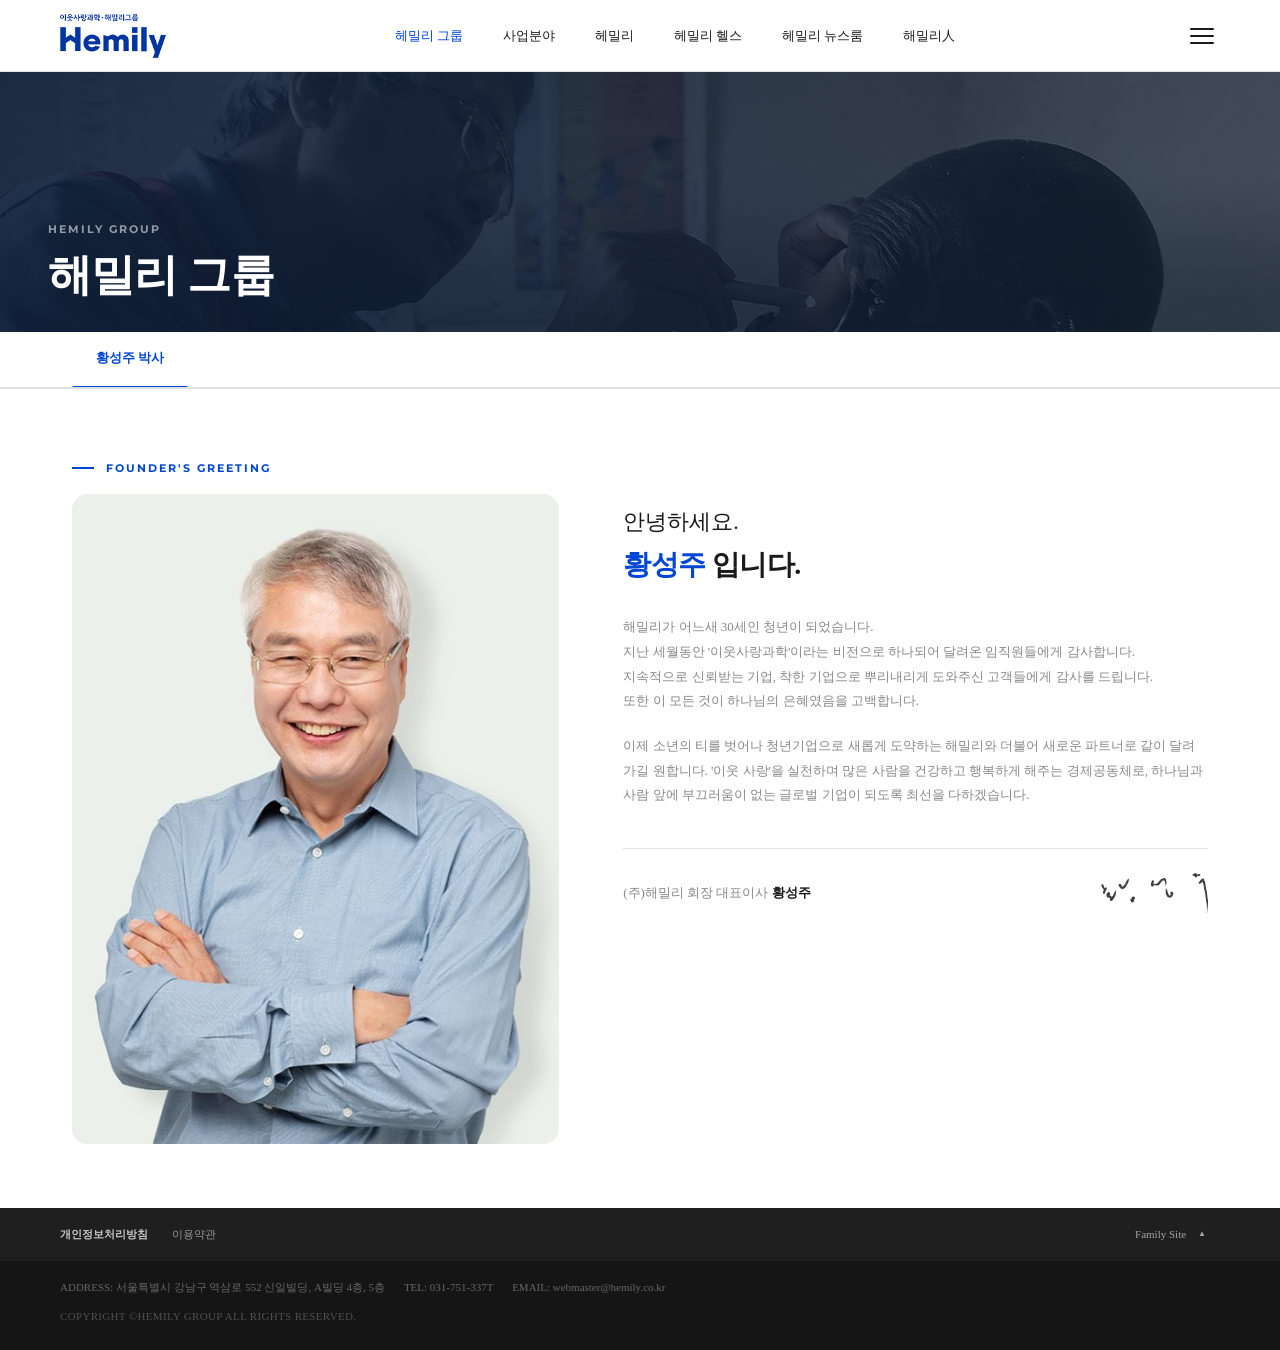
<file: sub1_story.html>
<!DOCTYPE html>
<html lang="ko">
<head>
  <meta charset="UTF-8" />
  <meta name="viewport" content="width=device-width, initial-scale=1.0" />
  <meta name="description" content="해밀리 그룹 소개 - 비전, 사업영역, 연혁" />
  <title>해밀리 그룹 소개 | Hemily Group</title>

  <link rel="preconnect" href="https://fonts.googleapis.com" />
  <link rel="preconnect" href="https://fonts.gstatic.com" crossorigin />
  <link href="https://fonts.googleapis.com/css2?family=Montserrat:wght@700;900&family=Noto+Sans+KR:wght@400;500;600;700;900&display=swap" rel="stylesheet" />

  <link rel="stylesheet" href="css/reset.css" />
  <link rel="stylesheet" href="css/variables.css" />
  <link rel="stylesheet" href="css/common.css" />
  <link rel="stylesheet" href="css/sub1.css" />
  <link rel="stylesheet" href="css/sub1_story.css" />
</head>
<body>

<!-- ================================================
     HEADER (공통)
     ================================================ -->
<header class="site-header is-scrolled" role="banner">
  <div class="container">
    <a href="index.html" class="header-logo" aria-label="해밀리그룹 홈으로">
      <img src="images/01_header_logo.png" alt="이웃사랑의 해밀리그룹 Hemily" class="header-logo__img" />
    </a>
    <nav class="gnb" role="navigation" aria-label="주요 메뉴">
      <ul role="list" style="display:flex;align-items:center;margin:0;padding:0;list-style:none;">
        <li class="gnb__item is-active">
          <a href="sub1.html" class="gnb__link gnb__link--has-dropdown">헤밀리 그룹</a>
          <ul class="gnb__dropdown" role="list">
            <li><a href="sub1.html"          class="gnb__dropdown-link">헤밀리 그룹</a></li>
            <li><a href="sub1_story.html" class="gnb__dropdown-link">황성주 박사</a></li>
            <li><a href="contact.html"        class="gnb__dropdown-link">Contact US</a></li>
          </ul>
        </li>
        <li class="gnb__item">
          <a href="sub2.html" class="gnb__link gnb__link--has-dropdown" aria-expanded="false" aria-haspopup="true">사업분야</a>
          <ul class="gnb__dropdown" role="list">
            <li><a href="sub2.html" class="gnb__dropdown-link">사업분야</a></li>
            <li><a href="sub2.html#business"  class="gnb__dropdown-link">사업</a></li>
            <li><a href="sub2.html#education" class="gnb__dropdown-link">미션&amp;교육</a></li>
            <li><a href="sub2.html#medical"   class="gnb__dropdown-link">메디컬 기반</a></li>
            <li><a href="sub2.html#residence" class="gnb__dropdown-link">공간&amp;레지던스</a></li>
          </ul>
        </li>
        <li class="gnb__item">
          <a href="sub3.html" class="gnb__link gnb__link--has-dropdown" aria-expanded="false" aria-haspopup="true">헤밀리</a>
          <ul class="gnb__dropdown" role="list">
            <li><a href="sub3.html" class="gnb__dropdown-link">생식&amp;영양식</a></li>
          </ul>
        </li>
        <li class="gnb__item">
          <a href="sub4.html" class="gnb__link gnb__link--has-dropdown" aria-expanded="false" aria-haspopup="true">헤밀리 헬스</a>
          <ul class="gnb__dropdown" role="list">
            <li><a href="sub4.html" class="gnb__dropdown-link">생식</a></li>
          </ul>
        </li>
        <li class="gnb__item"><a href="sub5.html" class="gnb__link gnb__link--has-dropdown" aria-expanded="false" aria-haspopup="true">헤밀리 뉴스룸</a>
          <ul class="gnb__dropdown" role="list">
            <li><a href="sub5.html"          class="gnb__dropdown-link">전체</a></li>
            <li><a href="sub5.html#magazine" class="gnb__dropdown-link">매거진</a></li>
            <li><a href="sub5.html#press"    class="gnb__dropdown-link">보도자료</a></li>
          </ul></li>
        <li class="gnb__item"><a href="sub6.html"  class="gnb__link">해밀리人</a></li>
      </ul>
    </nav>
    <div class="header-actions">
      <button class="menu-toggle" aria-label="메뉴 열기" aria-expanded="false" aria-controls="megaMenu">
        <span></span><span></span><span></span>
      </button>
    </div>
  </div>
</header>

<nav id="mobile-menu" class="mobile-menu" aria-label="모바일 메뉴">
  <ul class="mob-list">

    <!-- 헤밀리 그룹 -->
    <li class="mob-item">
      <div class="mob-row">
        <a href="sub1.html" class="mob-link">헤밀리 그룹</a>
        <button class="mob-toggle" aria-expanded="false" aria-label="하위 메뉴 열기">
          <span class="mob-arrow">›</span>
        </button>
      </div>
      <ul class="mob-sub">
        <li><a href="sub1.html"       class="mob-sub__link">헤밀리 그룹</a></li>
        <li><a href="sub1_story.html" class="mob-sub__link">황성주 박사</a></li>
        <li><a href="contact.html"    class="mob-sub__link">Contact US</a></li>
      </ul>
    </li>

    <!-- 사업분야 -->
    <li class="mob-item">
      <div class="mob-row">
        <a href="sub2.html" class="mob-link">사업분야</a>
        <button class="mob-toggle" aria-expanded="false" aria-label="하위 메뉴 열기">
          <span class="mob-arrow">›</span>
        </button>
      </div>
      <ul class="mob-sub">
        <li><a href="sub2.html" class="mob-sub__link">사업분야</a></li>
        <li><a href="sub2.html#business"  class="mob-sub__link">사업</a></li>
        <li><a href="sub2.html#education" class="mob-sub__link">미션&amp;교육</a></li>
        <li><a href="sub2.html#medical"   class="mob-sub__link">메디컬 기반</a></li>
        <li><a href="sub2.html#residence" class="mob-sub__link">공간&amp;레지던스</a></li>
      </ul>
    </li>

    <!-- 헤밀리 -->
    <li class="mob-item">
      <div class="mob-row">
        <a href="sub3.html" class="mob-link">헤밀리</a>
        <button class="mob-toggle" aria-expanded="false" aria-label="하위 메뉴 열기">
          <span class="mob-arrow">›</span>
        </button>
      </div>
      <ul class="mob-sub">
        <li><a href="sub3.html" class="mob-sub__link">생식&amp;영양식</a></li>
      </ul>
    </li>

    <!-- 헤밀리 헬스 -->
    <li class="mob-item">
      <div class="mob-row">
        <a href="sub4.html" class="mob-link">헤밀리 헬스</a>
        <button class="mob-toggle" aria-expanded="false" aria-label="하위 메뉴 열기">
          <span class="mob-arrow">›</span>
        </button>
      </div>
      <ul class="mob-sub">
        <li><a href="sub4.html" class="mob-sub__link">생식</a></li>
      </ul>
    </li>

    <!-- 헤밀리 뉴스룸 -->
    <li class="mob-item">
      <div class="mob-row">
        <a href="sub5.html" class="mob-link">헤밀리 뉴스룸</a>
        <button class="mob-toggle" aria-expanded="false" aria-label="하위 메뉴 열기">
          <span class="mob-arrow">›</span>
        </button>
      </div>
      <ul class="mob-sub">
        <li><a href="sub5.html"          class="mob-sub__link">전체</a></li>
        <li><a href="sub5.html#magazine" class="mob-sub__link">매거진</a></li>
        <li><a href="sub5.html#press"    class="mob-sub__link">보도자료</a></li>
      </ul>
    </li>

    <!-- 해밀리人 -->
    <li class="mob-item">
      <div class="mob-row">
        <a href="sub6.html" class="mob-link">해밀리人</a>
      </div>
    </li>

  </ul>
</nav>


<!-- ════════════ MEGA MENU ════════════ -->
<div class="mega-menu" id="megaMenu" role="dialog" aria-label="전체 메뉴" aria-hidden="true">
  <div class="mega-menu__header">
    <a href="index.html" class="mega-menu__logo-link">
      <img src="images/01_header_logo1.png" alt="Hemily" class="mega-menu__logo-img" />
    </a>
  </div>

  <div class="mega-menu__body">
    <div class="mega-menu__cols">

      <!-- 헤밀리 그룹 -->
      <div class="mega-col">
        <a href="sub1.html" class="mega-col__title">헤밀리 그룹</a>
        <div class="mega-col__links">
          <a href="sub1.html#vision"   class="mega-col__link">그룹 비전</a>
          <a href="sub1.html#business" class="mega-col__link">사업영역</a>
          <a href="sub1.html#story"    class="mega-col__link">그룹 스토리</a>
          <a href="sub1.html#history"  class="mega-col__link">연혁</a>
        </div>
      </div>

      <!-- 사업분야 -->
      <div class="mega-col">
        <a href="sub2.html" class="mega-col__title">사업분야</a>
        <div class="mega-col__links">
          <a href="sub2.html" class="mega-col__link">사업분야</a>
          <a href="sub2.html#business"  class="mega-col__link">사업</a>
          <a href="sub2.html#education" class="mega-col__link">미션&amp;교육</a>
          <a href="sub2.html#medical"   class="mega-col__link">메디컬 기반</a>
          <a href="sub2.html#residence" class="mega-col__link">공간&amp;레지던스</a>
        </div>
      </div>

      <!-- 헤밀리 -->
      <div class="mega-col">
        <a href="sub3.html" class="mega-col__title">헤밀리</a>
        <div class="mega-col__links">
          <a href="sub3.html" class="mega-col__link">생식&amp;영양식</a>
        </div>
      </div>

      <!-- 헤밀리 헬스 -->
      <div class="mega-col">
        <a href="sub4.html" class="mega-col__title">헤밀리 헬스</a>
        <div class="mega-col__links">
          <a href="sub4.html" class="mega-col__link">생식</a>
        </div>
      </div>

      <!-- 헤밀리 뉴스룸 -->
      <div class="mega-col">
        <a href="sub5.html" class="mega-col__title">헤밀리 뉴스룸</a>
        <div class="mega-col__links">
          <a href="sub5.html"          class="mega-col__link">전체</a>
          <a href="sub5.html#magazine" class="mega-col__link">매거진</a>
          <a href="sub5.html#press"    class="mega-col__link">보도자료</a>
        </div>
      </div>

      <!-- 해밀리人 -->
      <div class="mega-col">
        <a href="sub6.html" class="mega-col__title">해밀리人</a>
        <div class="mega-col__links">
          <a href="sub6.html" class="mega-col__link">해밀리人</a>
        </div>
      </div>

    </div>
  </div>

  <!-- 하단 footer -->
  <div class="mega-menu__footer">
    <div class="mega-menu__footer-top">
      <a href="#" class="mega-menu__footer-link">개인정보처리방침</a>
      <a href="#" class="mega-menu__footer-link">이용약관</a>
    </div>
    <div class="mega-menu__footer-bottom">
      <span>ADDRESS: 서울특별시 강남구 역삼로 552 (대치동, KM빌딩) 4층, 5층</span>
      <span>TEL: 031-701-3377</span>
      <span>EMAIL: webmaster@hemily.co.kr</span>
    </div>
  </div>

</div>
<!-- ════════════ /MEGA MENU ════════════ -->

<!-- ================================================
     SUB WRAP
     ================================================ -->
<div class="sub-wrap">

  <!-- 페이지 타이틀 배너 -->
  <div class="page-banner">
    <div class="page-banner__bg" style="background-image:url('images/sub1_12_main.png');"></div>
    <div class="page-banner__overlay"></div>
    <div class="page-banner__content">
      <p class="page-banner__label">Hemily Group</p>
      <h1 class="page-banner__title">해밀리 그룹</h1>
    </div>
  </div>

  <!-- ════ 서브 고정 탭바 ════ -->
  <nav class="sub-page-nav" id="subPageNav" aria-label="헤밀리 그룹 메뉴">
    <div class="sub-page-nav__inner">
      <a href="sub1_story.html" class="sub-page-tab is-active" data-section="story">황성주 박사</a>
      <span class="sub-page-nav__slider" id="subNavSlider"></span>
    </div>
  </nav>

  <!-- 콘텐츠 본문 -->
    <main class="sub-content" id="main-content">
      <!-- ==========================================
           FOUNDER'S GREETING — 황성주 박사
           ========================================== -->
      <section class="story-section" id="story">
        <div class="section-inner">
          <p class="section-eyebrow s-fade-up">FOUNDER'S GREETING</p>

          <div class="founder-grid s-fade-up sd1">

            <div class="founder-img-wrap s-fade-left">
              <img src="images/sub1_13.png" alt="황성주 박사" />
            </div>

            <div class="founder-text s-fade-right sd1">
              <p class="founder-greeting">안녕하세요.</p>
              <h3 class="founder-name"><em>황성주</em> 입니다.</h3>

              <p class="founder-body">
                해밀리가 어느새 30세인 청년이 되었습니다.<br>
                지난 세월동안 '이웃사랑과학'이라는 비전으로 하나되어 달려온 임직원들에게 감사합니다.<br>
                지속적으로 신뢰받는 기업, 착한 기업으로 뿌리내리게 도와주신 고객들에게 감사를 드립니다.<br>
                또한 이 모든 것이 하나님의 은혜였음을 고백합니다.
              </p>
              <p class="founder-body" style="margin-top:var(--sp-5);">
                이제 소년의 티를 벗어나 청년기업으로 새롭게 도약하는 해밀리와 더불어 새로운 파트너로 같이
                달려가길 원합니다. '이웃 사랑'을 실천하며 많은 사람을 건강하고 행복하게 해주는
                경제공동체로, 하나님과 사람 앞에 부끄러움이 없는 글로벌 기업이 되도록 최선을 다하겠습니다.
              </p>

              <div class="founder-sign">
                <p class="founder-sign__label">(주)해밀리 회장 대표이사 <strong>황성주</strong></p>
                <img src="images/sub1_14.png" alt="황성주 서명" class="founder-sign__img" />
              </div>
            </div>

          </div>
        </div>
      </section>

    </main>
</div><!-- /.sub-wrap -->


<!-- ================================================
     FOOTER (공통)
     ================================================ -->
<footer class="site-footer" role="contentinfo">
  <div class="footer-policy">
    <div class="container">
      <nav class="footer-policy__links">
        <a href="#" class="footer-policy__link footer-policy__link--bold">개인정보처리방침</a>
        <a href="#" class="footer-policy__link">이용약관</a>
      </nav>
      <div class="footer-family">
        <button class="footer-family__btn" type="button">Family Site</button>
      </div>
    </div>
  </div>
  <div class="footer-info">
    <div class="container">
      <address class="footer-address" style="font-style:normal;">
        <p>
          <span>ADDRESS: 서울특별시 강남구 역삼로 552 신일빌딩, A빌딩 4층, 5층</span>
          <span>TEL: 031-751-337T</span>
          <span>EMAIL: webmaster@hemily.co.kr</span>
        </p>
        <p class="footer-copyright">COPYRIGHT ©HEMILY GROUP ALL RIGHTS RESERVED.</p>
      </address>
    </div>
  </div>
</footer>

<button class="scroll-top" aria-label="맨 위로 이동">
  <span class="scroll-top__arrow">▲</span>
  <span class="scroll-top__text">TOP</span>
</button>

<script src="js/common.js"></script>
<script src="js/sub1.js"></script>
</body>
</html>
</file>
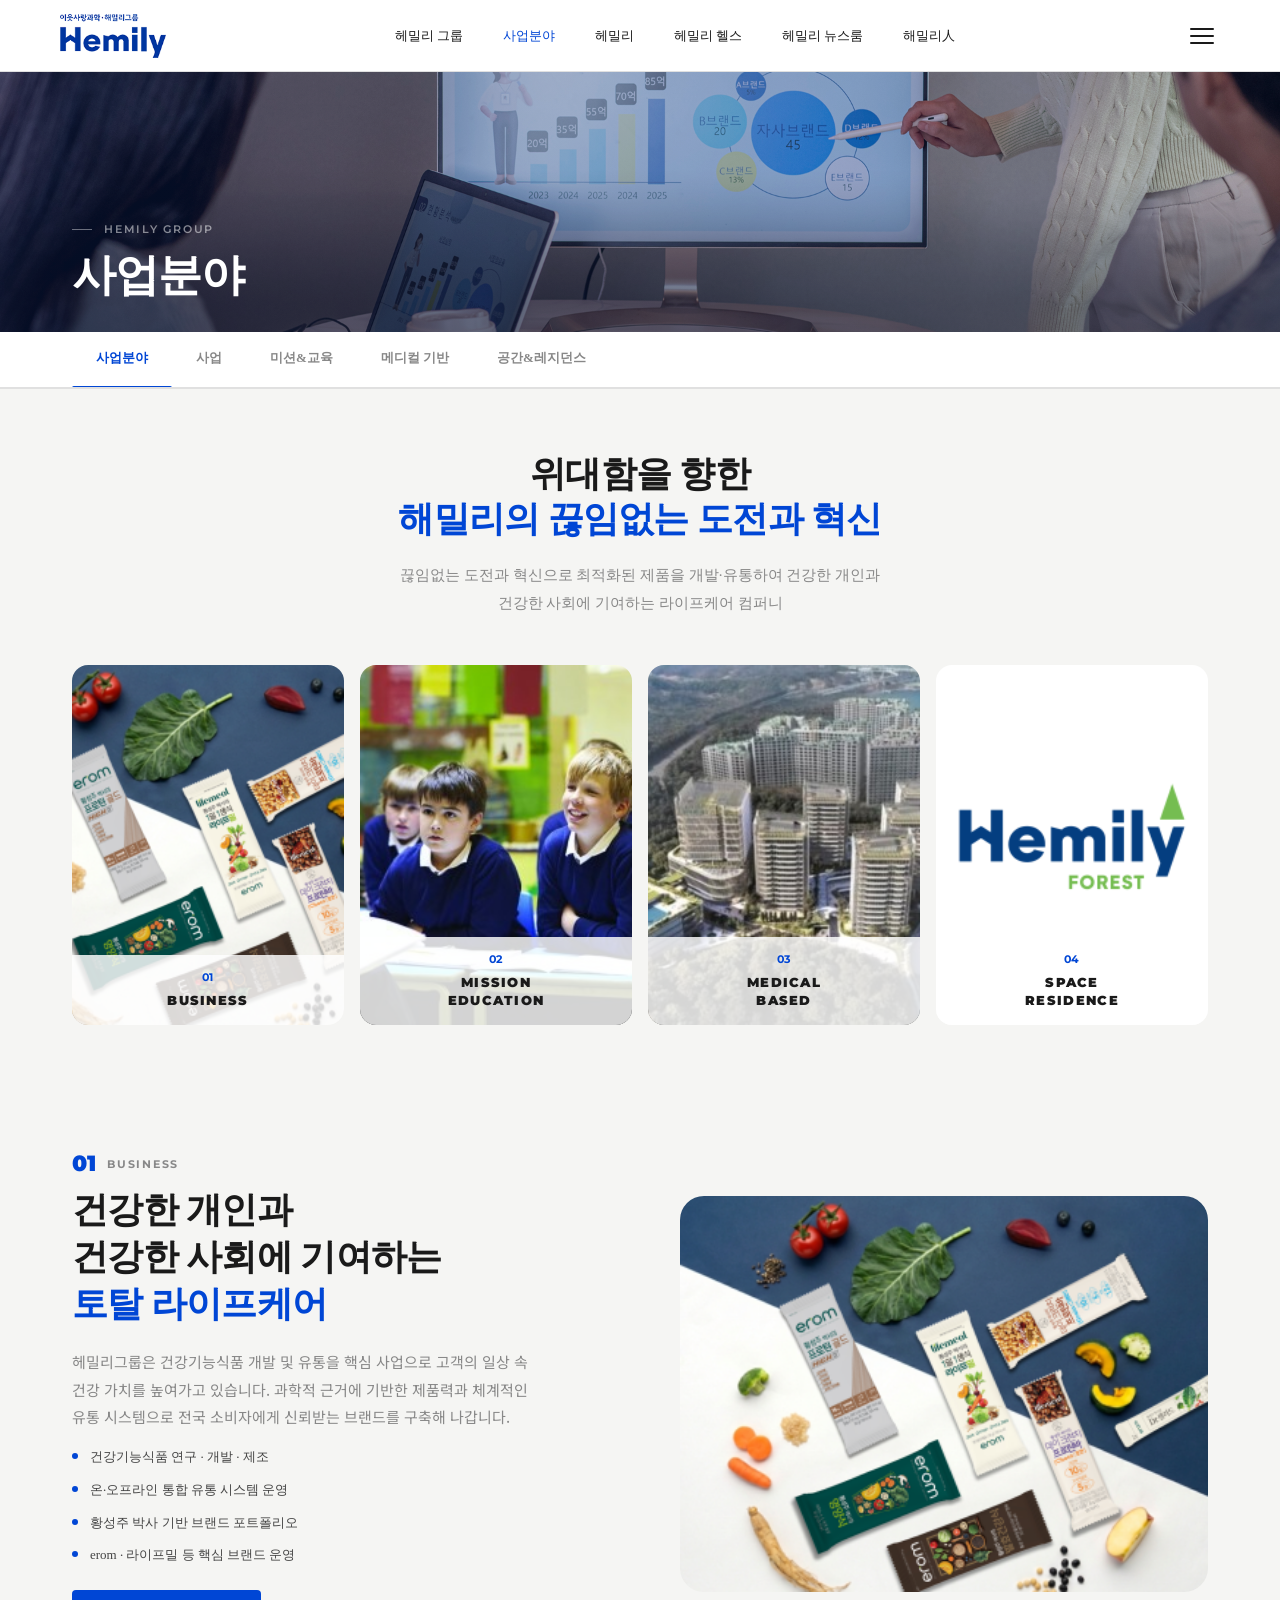
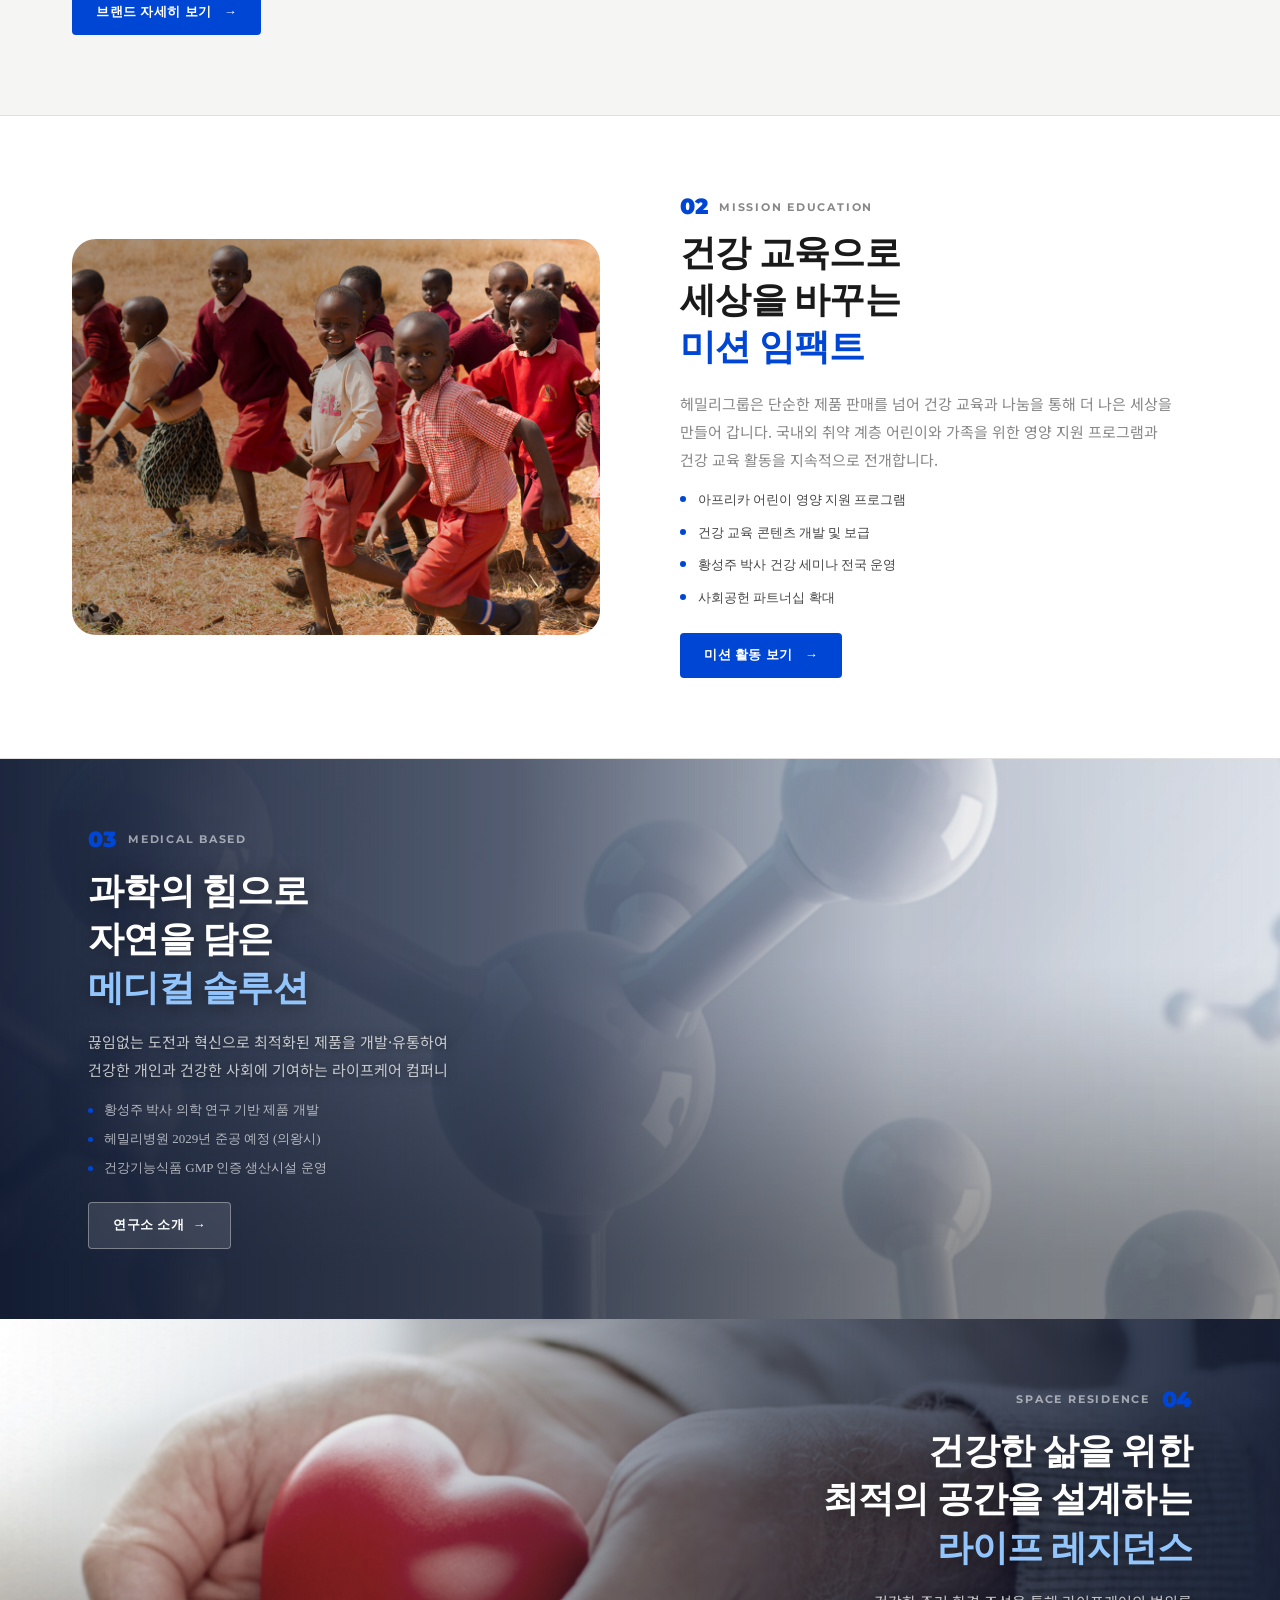
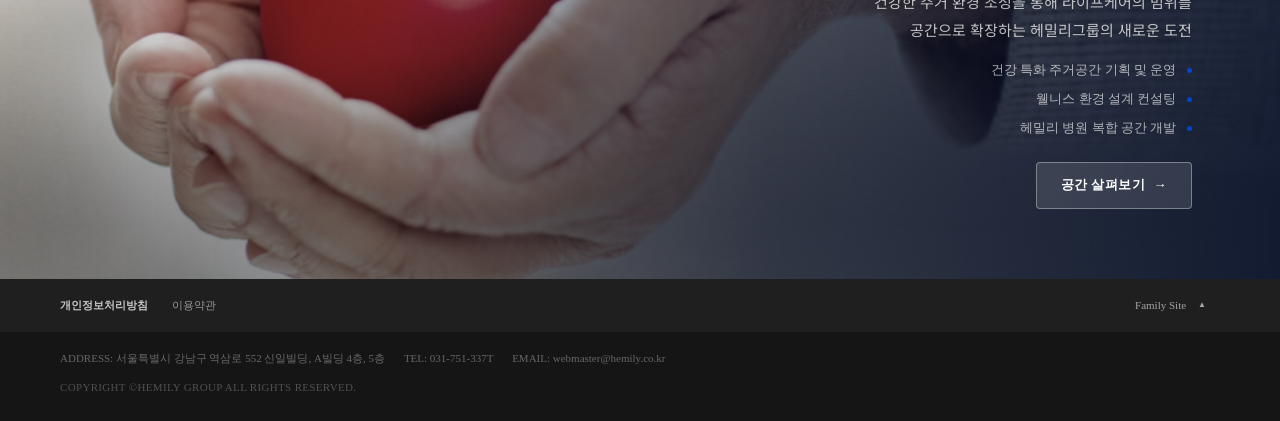
<file: sub2.html>
<!DOCTYPE html>
<html lang="ko">
<head>
  <meta charset="UTF-8" />
  <meta name="viewport" content="width=device-width, initial-scale=1.0" />
  <meta name="description" content="헤밀리그룹 사업분야 - BUSINESS, MISSION EDUCATION, MEDICAL BASED, SPACE RESIDENCE" />
  <title>사업분야 | 해밀리그룹</title>

  <link rel="preconnect" href="https://fonts.googleapis.com" />
  <link rel="preconnect" href="https://fonts.gstatic.com" crossorigin />
  <link href="https://fonts.googleapis.com/css2?family=Montserrat:wght@700;900&family=Noto+Sans+KR:wght@400;500;600;700;900&display=swap" rel="stylesheet" />

  <link rel="stylesheet" href="css/reset.css" />
  <link rel="stylesheet" href="css/variables.css" />
  <link rel="stylesheet" href="css/common.css" />
  <link rel="stylesheet" href="css/sub2.css" />
</head>
<body>

<!-- ================================================ HEADER ================================================ -->
<header class="site-header is-scrolled" role="banner">
  <div class="container">
    <a href="index.html" class="header-logo" aria-label="해밀리그룹 홈으로">
      <img src="images/01_header_logo.png" alt="Hemily" class="header-logo__img" />
    </a>
    <nav class="gnb" role="navigation" aria-label="주요 메뉴">
      <ul role="list" style="display:flex;align-items:center;margin:0;padding:0;list-style:none;">
        <li class="gnb__item">
          <a href="sub1.html" class="gnb__link gnb__link--has-dropdown">헤밀리 그룹</a>
          <ul class="gnb__dropdown" role="list">
            <li><a href="sub1.html"          class="gnb__dropdown-link">헤밀리 그룹</a></li>
            <li><a href="sub1_story.html" class="gnb__dropdown-link">황성주 박사</a></li>
            <li><a href="contact.html"        class="gnb__dropdown-link">Contact US</a></li>
          </ul>
        </li>
        <li class="gnb__item is-active">
          <a href="sub2.html" class="gnb__link gnb__link--has-dropdown">사업분야</a>
          <ul class="gnb__dropdown" role="list">
            <li><a href="sub2.html" class="gnb__dropdown-link">사업분야</a></li>
            <li><a href="sub2.html#business"   class="gnb__dropdown-link">사업</a></li>
            <li><a href="sub2.html#education"  class="gnb__dropdown-link">미션&amp;교육</a></li>
            <li><a href="sub2.html#medical"    class="gnb__dropdown-link">메디컬 기반</a></li>
            <li><a href="sub2.html#residence"  class="gnb__dropdown-link">공간&amp;레지던스</a></li>
          </ul>
        </li>
        <li class="gnb__item">
          <a href="sub3.html" class="gnb__link gnb__link--has-dropdown" aria-expanded="false" aria-haspopup="true">헤밀리</a>
          <ul class="gnb__dropdown" role="list">
            <li><a href="sub3.html" class="gnb__dropdown-link">생식&amp;영양식</a></li>
          </ul>
        </li>
        <li class="gnb__item">
          <a href="sub4.html" class="gnb__link gnb__link--has-dropdown" aria-expanded="false" aria-haspopup="true">헤밀리 헬스</a>
          <ul class="gnb__dropdown" role="list">
            <li><a href="sub4.html" class="gnb__dropdown-link">생식</a></li>
          </ul>
        </li>
        <li class="gnb__item"><a href="sub5.html" class="gnb__link gnb__link--has-dropdown" aria-expanded="false" aria-haspopup="true">헤밀리 뉴스룸</a>
          <ul class="gnb__dropdown" role="list">
            <li><a href="sub5.html"          class="gnb__dropdown-link">전체</a></li>
            <li><a href="sub5.html#magazine" class="gnb__dropdown-link">매거진</a></li>
            <li><a href="sub5.html#press"    class="gnb__dropdown-link">보도자료</a></li>
          </ul></li>
        <li class="gnb__item"><a href="sub6.html"  class="gnb__link">해밀리人</a></li>
      </ul>
    </nav>
    <div class="header-actions">
      <button class="menu-toggle" aria-label="메뉴 열기" aria-expanded="false" aria-controls="megaMenu">
        <span></span><span></span><span></span>
      </button>
    </div>
  </div>
</header>

<nav id="mobile-menu" class="mobile-menu" aria-label="모바일 메뉴">
  <ul class="mob-list">

    <!-- 헤밀리 그룹 -->
    <li class="mob-item">
      <div class="mob-row">
        <a href="sub1.html" class="mob-link">헤밀리 그룹</a>
        <button class="mob-toggle" aria-expanded="false" aria-label="하위 메뉴 열기">
          <span class="mob-arrow">›</span>
        </button>
      </div>
      <ul class="mob-sub">
        <li><a href="sub1.html"       class="mob-sub__link">헤밀리 그룹</a></li>
        <li><a href="sub1_story.html" class="mob-sub__link">황성주 박사</a></li>
        <li><a href="contact.html"    class="mob-sub__link">Contact US</a></li>
      </ul>
    </li>

    <!-- 사업분야 -->
    <li class="mob-item">
      <div class="mob-row">
        <a href="sub2.html" class="mob-link">사업분야</a>
        <button class="mob-toggle" aria-expanded="false" aria-label="하위 메뉴 열기">
          <span class="mob-arrow">›</span>
        </button>
      </div>
      <ul class="mob-sub">
        <li><a href="sub2.html" class="mob-sub__link">사업분야</a></li>
        <li><a href="sub2.html#business"  class="mob-sub__link">사업</a></li>
        <li><a href="sub2.html#education" class="mob-sub__link">미션&amp;교육</a></li>
        <li><a href="sub2.html#medical"   class="mob-sub__link">메디컬 기반</a></li>
        <li><a href="sub2.html#residence" class="mob-sub__link">공간&amp;레지던스</a></li>
      </ul>
    </li>

    <!-- 헤밀리 -->
    <li class="mob-item">
      <div class="mob-row">
        <a href="sub3.html" class="mob-link">헤밀리</a>
        <button class="mob-toggle" aria-expanded="false" aria-label="하위 메뉴 열기">
          <span class="mob-arrow">›</span>
        </button>
      </div>
      <ul class="mob-sub">
        <li><a href="sub3.html" class="mob-sub__link">생식&amp;영양식</a></li>
      </ul>
    </li>

    <!-- 헤밀리 헬스 -->
    <li class="mob-item">
      <div class="mob-row">
        <a href="sub4.html" class="mob-link">헤밀리 헬스</a>
        <button class="mob-toggle" aria-expanded="false" aria-label="하위 메뉴 열기">
          <span class="mob-arrow">›</span>
        </button>
      </div>
      <ul class="mob-sub">
        <li><a href="sub4.html" class="mob-sub__link">생식</a></li>
      </ul>
    </li>

    <!-- 헤밀리 뉴스룸 -->
    <li class="mob-item">
      <div class="mob-row">
        <a href="sub5.html" class="mob-link">헤밀리 뉴스룸</a>
        <button class="mob-toggle" aria-expanded="false" aria-label="하위 메뉴 열기">
          <span class="mob-arrow">›</span>
        </button>
      </div>
      <ul class="mob-sub">
        <li><a href="sub5.html"          class="mob-sub__link">전체</a></li>
        <li><a href="sub5.html#magazine" class="mob-sub__link">매거진</a></li>
        <li><a href="sub5.html#press"    class="mob-sub__link">보도자료</a></li>
      </ul>
    </li>

    <!-- 해밀리人 -->
    <li class="mob-item">
      <div class="mob-row">
        <a href="sub6.html" class="mob-link">해밀리人</a>
      </div>
    </li>

  </ul>
</nav>


<!-- ════════════ MEGA MENU ════════════ -->
<div class="mega-menu" id="megaMenu" role="dialog" aria-label="전체 메뉴" aria-hidden="true">
  <div class="mega-menu__header">
    <a href="index.html" class="mega-menu__logo-link">
      <img src="images/01_header_logo1.png" alt="Hemily" class="mega-menu__logo-img" />
    </a>
  </div>

  <div class="mega-menu__body">
    <div class="mega-menu__cols">

      <!-- 헤밀리 그룹 -->
      <div class="mega-col">
        <a href="sub1.html" class="mega-col__title">헤밀리 그룹</a>
        <div class="mega-col__links">
          <a href="sub1.html#vision"   class="mega-col__link">그룹 비전</a>
          <a href="sub1.html#business" class="mega-col__link">사업영역</a>
          <a href="sub1.html#story"    class="mega-col__link">그룹 스토리</a>
          <a href="sub1.html#history"  class="mega-col__link">연혁</a>
        </div>
      </div>

      <!-- 사업분야 -->
      <div class="mega-col">
        <a href="sub2.html" class="mega-col__title">사업분야</a>
        <div class="mega-col__links">
          <a href="sub2.html" class="mega-col__link">사업분야</a>
          <a href="sub2.html#business"  class="mega-col__link">사업</a>
          <a href="sub2.html#education" class="mega-col__link">미션&amp;교육</a>
          <a href="sub2.html#medical"   class="mega-col__link">메디컬 기반</a>
          <a href="sub2.html#residence" class="mega-col__link">공간&amp;레지던스</a>
        </div>
      </div>

      <!-- 헤밀리 -->
      <div class="mega-col">
        <a href="sub3.html" class="mega-col__title">헤밀리</a>
        <div class="mega-col__links">
          <a href="sub3.html" class="mega-col__link">생식&amp;영양식</a>
        </div>
      </div>

      <!-- 헤밀리 헬스 -->
      <div class="mega-col">
        <a href="sub4.html" class="mega-col__title">헤밀리 헬스</a>
        <div class="mega-col__links">
          <a href="sub4.html" class="mega-col__link">생식</a>
        </div>
      </div>

      <!-- 헤밀리 뉴스룸 -->
      <div class="mega-col">
        <a href="sub5.html" class="mega-col__title">헤밀리 뉴스룸</a>
        <div class="mega-col__links">
          <a href="sub5.html"          class="mega-col__link">전체</a>
          <a href="sub5.html#magazine" class="mega-col__link">매거진</a>
          <a href="sub5.html#press"    class="mega-col__link">보도자료</a>
        </div>
      </div>

      <!-- 해밀리人 -->
      <div class="mega-col">
        <a href="sub6.html" class="mega-col__title">해밀리人</a>
        <div class="mega-col__links">
          <a href="sub6.html" class="mega-col__link">해밀리人</a>
        </div>
      </div>

    </div>
  </div>

  <!-- 하단 footer -->
  <div class="mega-menu__footer">
    <div class="mega-menu__footer-top">
      <a href="#" class="mega-menu__footer-link">개인정보처리방침</a>
      <a href="#" class="mega-menu__footer-link">이용약관</a>
    </div>
    <div class="mega-menu__footer-bottom">
      <span>ADDRESS: 서울특별시 강남구 역삼로 552 (대치동, KM빌딩) 4층, 5층</span>
      <span>TEL: 031-701-3377</span>
      <span>EMAIL: webmaster@hemily.co.kr</span>
    </div>
  </div>

</div>
<!-- ════════════ /MEGA MENU ════════════ -->

<div style="margin-top:var(--header-height)">

  <!-- ================================================
       페이지 배너
       ================================================ -->
  <div class="page-banner">
    <div class="page-banner__bg" style="background-image:url('images/sub2_main.png');"></div>
    <div class="page-banner__overlay"></div>
    <div class="page-banner__content">
      <p class="page-banner__label">Hemily Group</p>
      <h1 class="page-banner__title">사업분야</h1>
    </div>
  </div>


  <!-- ════ 서브 고정 탭바 ════ -->
  <nav class="sub-page-nav" id="subPageNav" aria-label="사업분야 메뉴">
    <div class="sub-page-nav__inner">
      <a href="#overview" class="sub-page-tab" data-section="overview">사업분야</a>
      <a href="#business" class="sub-page-tab is-active" data-section="business">사업</a>
      <a href="#education" class="sub-page-tab" data-section="education">미션&amp;교육</a>
      <a href="#medical" class="sub-page-tab" data-section="medical">메디컬 기반</a>
      <a href="#residence" class="sub-page-tab" data-section="residence">공간&amp;레지던스</a>
      <span class="sub-page-nav__slider" id="subNavSlider"></span>
    </div>
  </nav>
    <main id="main-content">

    <!-- ================================================
         OVERVIEW
         ================================================ -->
    <section class="overview-section" id="overview">
      <div class="overview-inner">
        <h2 class="overview-title s2-fade-up">
          위대함을 향한<br>
          <em>해밀리의 끊임없는 도전과 혁신</em>
        </h2>
        <p class="overview-desc s2-fade-up sd1">
          끊임없는 도전과 혁신으로 최적화된 제품을 개발·유통하여 건강한 개인과<br>
          건강한 사회에 기여하는 라이프케어 컴퍼니
        </p>

        <div class="overview-cards">
          <a href="#business" class="ov-card s2-scale">
            <img src="images/sub2_01.png" alt="BUSINESS" class="ov-card__img" />
            <div class="ov-card__overlay">
              <p class="ov-card__num">01</p>
              <p class="ov-card__title">BUSINESS</p>
            </div>
          </a>
          <a href="#education" class="ov-card s2-scale sd1">
            <img src="images/sub2_02.jpg" alt="MISSION EDUCATION" class="ov-card__img" style="object-position: center center;" />
            <div class="ov-card__overlay">
              <p class="ov-card__num">02</p>
              <p class="ov-card__title">MISSION<br>EDUCATION</p>
            </div>
          </a>
          <a href="#medical" class="ov-card s2-scale sd2">
            <img src="images/sub2_03.jpg" alt="MEDICAL BASED" class="ov-card__img" />
            <div class="ov-card__overlay">
              <p class="ov-card__num">03</p>
              <p class="ov-card__title">MEDICAL<br>BASED</p>
            </div>
          </a>
          <a href="#residence" class="ov-card s2-scale sd3" style="background: #ffffff;">
            <img src="images/sub2_04.png" alt="SPACE RESIDENCE" class="ov-card__img" />
            <div class="ov-card__overlay">
              <p class="ov-card__num">04</p>
              <p class="ov-card__title">SPACE<br>RESIDENCE</p>
            </div>
          </a>
        </div>
      </div>
    </section>


    <!-- ================================================
         01. BUSINESS
         ================================================ -->
    <section class="biz-detail" id="business">
      <div class="biz-detail__inner">

        <!-- 이미지 -->
        <div class="biz-detail__img-wrap s2-fade-left">
          <img src="images/sub2_01.png" alt="BUSINESS — lifemeal" />
        </div>

        <!-- 텍스트 -->
        <div class="s2-fade-right sd1">
          <p class="biz-detail__eyebrow"><span class="biz-hero__num">01</span> Business</p>
          <h2 class="biz-detail__title">
            건강한 개인과<br>
            건강한 사회에 기여하는<br>
            <em>토탈 라이프케어</em>
          </h2>
          <p class="biz-detail__desc">
            헤밀리그룹은 건강기능식품 개발 및 유통을 핵심 사업으로
            고객의 일상 속 <br>건강 가치를 높여가고 있습니다.
            과학적 근거에 기반한 제품력과 체계적인 <br>유통 시스템으로
            전국 소비자에게 신뢰받는 브랜드를 구축해 나갑니다.
          </p>
          <ul class="biz-detail__features">
            <li class="biz-feat">건강기능식품 연구 · 개발 · 제조</li>
            <li class="biz-feat">온·오프라인 통합 유통 시스템 운영</li>
            <li class="biz-feat">황성주 박사 기반 브랜드 포트폴리오</li>
            <li class="biz-feat">erom · 라이프밀 등 핵심 브랜드 운영</li>
          </ul>
          <a href="index.html#brands" class="biz-detail__btn">
            브랜드 자세히 보기
            <span class="biz-detail__btn-arrow">→</span>
          </a>
        </div>

      </div>
    </section>


    <!-- ================================================
         02. MISSION EDUCATION
         ================================================ -->
    <section class="biz-detail" id="education">
      <div class="biz-detail__inner">

        <div class="biz-detail__img-wrap s2-fade-right">
          <img src="images/02_hero_4.png" alt="MISSION EDUCATION" />
        </div>

        <div class="s2-fade-left sd1">
          <p class="biz-detail__eyebrow"><span class="biz-hero__num">02</span> Mission Education</p>
          <h2 class="biz-detail__title">
            건강 교육으로<br>
            세상을 바꾸는<br>
            <em>미션 임팩트</em>
          </h2>
          <p class="biz-detail__desc">
            헤밀리그룹은 단순한 제품 판매를 넘어 건강 교육과 나눔을 통해
            더 나은 세상을 <br>만들어 갑니다. 국내외 취약 계층 어린이와 가족을 위한 영양 지원 프로그램과 <br>건강 교육 활동을 지속적으로 전개합니다.
          </p>
          <ul class="biz-detail__features">
            <li class="biz-feat">아프리카 어린이 영양 지원 프로그램</li>
            <li class="biz-feat">건강 교육 콘텐츠 개발 및 보급</li>
            <li class="biz-feat">황성주 박사 건강 세미나 전국 운영</li>
            <li class="biz-feat">사회공헌 파트너십 확대</li>
          </ul>
          <a href="#" class="biz-detail__btn">
            미션 활동 보기
            <span class="biz-detail__btn-arrow">→</span>
          </a>
        </div>

      </div>
    </section>


    <!-- ================================================
         03. MEDICAL BASED — 풀커버 히어로 (텍스트 왼쪽)
         ================================================ -->
    <section class="biz-hero" id="medical" data-dir="left">
      <!-- 배경 이미지 -->
      <div class="biz-hero__bg">
        <img src="images/sub2_05.png" alt="MEDICAL BASED" class="biz-hero__img" />
      </div>
      <!-- 어두운 오버레이: 왼쪽 진하게 -->
      <div class="biz-hero__overlay biz-hero__overlay--left"></div>

      <!-- 텍스트 블록 — 왼쪽 -->
      <div class="biz-hero__content biz-hero__content--left s2-scale">
        <p class="biz-hero__eyebrow">
          <span class="biz-hero__num">03</span> Medical Based
        </p>
        <h2 class="biz-hero__title">
          과학의 힘으로<br>자연을 담은<br>
          <em>메디컬 솔루션</em>
        </h2>
        <p class="biz-hero__desc">
          끊임없는 도전과 혁신으로 최적화된 제품을 개발·유통하여<br>건강한 개인과 건강한 사회에 기여하는 라이프케어 컴퍼니
        </p>
        <ul class="biz-hero__features">
          <li>황성주 박사 의학 연구 기반 제품 개발</li>
          <li>헤밀리병원 2029년 준공 예정 (의왕시)</li>
          <li>건강기능식품 GMP 인증 생산시설 운영</li>
        </ul>
        <a href="#" class="biz-hero__btn">
          연구소 소개 <span>→</span>
        </a>
      </div>
    </section>


    <!-- ================================================
         04. SPACE RESIDENCE — 풀커버 히어로 (텍스트 오른쪽, 반대 방향)
         ================================================ -->
    <section class="biz-hero" id="residence" data-dir="right">
      <div class="biz-hero__bg">
        <img src="images/sub2_06.png" alt="SPACE RESIDENCE" class="biz-hero__img" style="object-position: right center;" />
      </div>
      <!-- 오버레이: 오른쪽 진하게 -->
      <div class="biz-hero__overlay biz-hero__overlay--right"></div>

      <!-- 텍스트 블록 — 오른쪽 -->
      <div class="biz-hero__content biz-hero__content--right s2-scale">
        <p class="biz-hero__eyebrow">
          <span class="biz-hero__num">04</span> Space Residence
        </p>
        <h2 class="biz-hero__title">
          건강한 삶을 위한<br>최적의 공간을 설계하는<br>
          <em>라이프 레지던스</em>
        </h2>
        <p class="biz-hero__desc">
          건강한 주거 환경 조성을 통해 라이프케어의 범위를<br>
          공간으로 확장하는 헤밀리그룹의 새로운 도전
        </p>
        <ul class="biz-hero__features">
          <li>건강 특화 주거공간 기획 및 운영</li>
          <li>웰니스 환경 설계 컨설팅</li>
          <li>헤밀리 병원 복합 공간 개발</li>
        </ul>
        <a href="#" class="biz-hero__btn">
          공간 살펴보기 <span>→</span>
        </a>
      </div>
    </section>

  </main>
</div>


<!-- ================================================ FOOTER ================================================ -->
<footer class="site-footer" role="contentinfo">
  <div class="footer-policy">
    <div class="container">
      <nav class="footer-policy__links">
        <a href="#" class="footer-policy__link footer-policy__link--bold">개인정보처리방침</a>
        <a href="#" class="footer-policy__link">이용약관</a>
      </nav>
      <div class="footer-family">
        <button class="footer-family__btn" type="button">Family Site</button>
      </div>
    </div>
  </div>
  <div class="footer-info">
    <div class="container">
      <address class="footer-address" style="font-style:normal;">
        <p>
          <span>ADDRESS: 서울특별시 강남구 역삼로 552 신일빌딩, A빌딩 4층, 5층</span>
          <span>TEL: 031-751-337T</span>
          <span>EMAIL: webmaster@hemily.co.kr</span>
        </p>
        <p class="footer-copyright">COPYRIGHT ©HEMILY GROUP ALL RIGHTS RESERVED.</p>
      </address>
    </div>
  </div>
</footer>

<button class="scroll-top" aria-label="맨 위로 이동">
  <span class="scroll-top__arrow">▲</span>
  <span class="scroll-top__text">TOP</span>
</button>

<script src="js/common.js"></script>
<script src="js/sub2.js"></script>
</body>
</html>
</file>
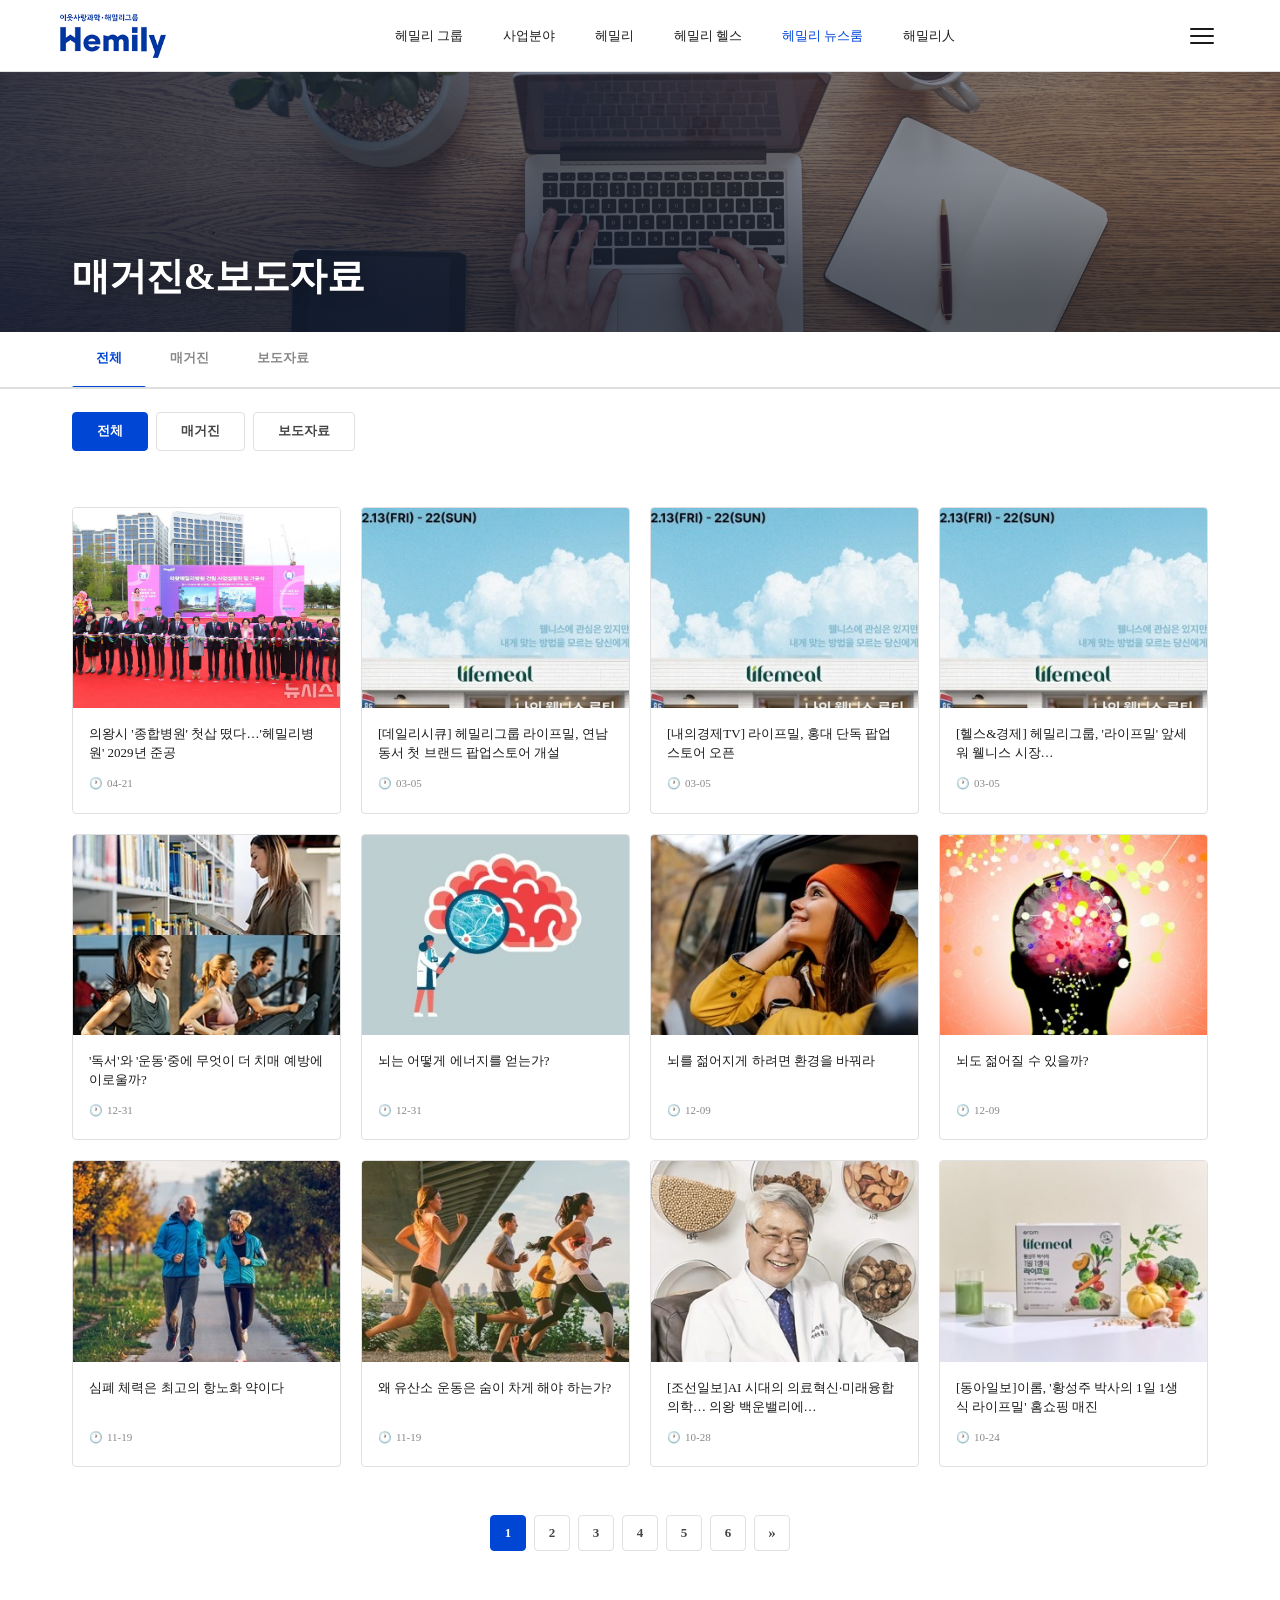
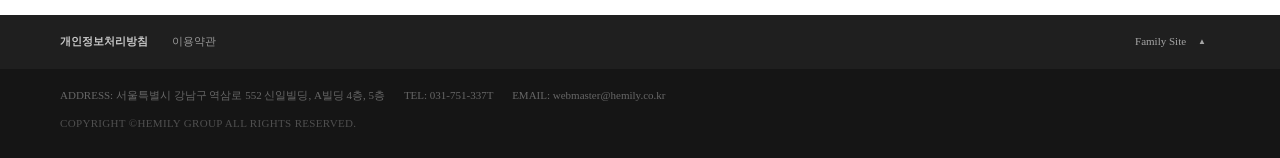
<file: sub5.html>
<!DOCTYPE html>
<html lang="ko">
<head>
  <meta charset="UTF-8" />
  <meta name="viewport" content="width=device-width, initial-scale=1.0" />
  <meta name="description" content="헤밀리 뉴스룸 — 매거진 & 보도자료" />
  <title>헤밀리 뉴스룸 | 해밀리그룹</title>

  <link rel="preconnect" href="https://fonts.googleapis.com" />
  <link rel="preconnect" href="https://fonts.gstatic.com" crossorigin />
  <link href="https://fonts.googleapis.com/css2?family=Montserrat:wght@700;900&family=Noto+Sans+KR:wght@400;500;600;700;900&display=swap" rel="stylesheet" />

  <link rel="stylesheet" href="css/reset.css" />
  <link rel="stylesheet" href="css/variables.css" />
  <link rel="stylesheet" href="css/common.css" />
  <link rel="stylesheet" href="css/sub5.css" />
</head>
<body>

<!-- ════════════ HEADER ════════════ -->
<header class="site-header is-scrolled" role="banner">
  <div class="container">
    <a href="index.html" class="header-logo" aria-label="해밀리그룹 홈으로">
      <img src="images/01_header_logo.png" alt="Hemily" class="header-logo__img" />
    </a>
    <nav class="gnb" role="navigation" aria-label="주요 메뉴">
      <ul role="list" style="display:flex;align-items:center;margin:0;padding:0;list-style:none;">
        <li class="gnb__item">
          <a href="sub1.html" class="gnb__link gnb__link--has-dropdown">헤밀리 그룹</a>
          <ul class="gnb__dropdown" role="list">
            <li><a href="sub1.html"          class="gnb__dropdown-link">헤밀리 그룹</a></li>
            <li><a href="sub1_story.html" class="gnb__dropdown-link">황성주 박사</a></li>
            <li><a href="contact.html"        class="gnb__dropdown-link">Contact US</a></li>
          </ul>
        </li>
        <li class="gnb__item">
          <a href="sub2.html" class="gnb__link gnb__link--has-dropdown">사업분야</a>
          <ul class="gnb__dropdown" role="list">
            <li><a href="sub2.html" class="gnb__dropdown-link">사업분야</a></li>
            <li><a href="sub2.html#business"  class="gnb__dropdown-link">사업</a></li>
            <li><a href="sub2.html#education" class="gnb__dropdown-link">미션&amp;교육</a></li>
            <li><a href="sub2.html#medical"   class="gnb__dropdown-link">메디컬 기반</a></li>
            <li><a href="sub2.html#residence" class="gnb__dropdown-link">공간&amp;레지던스</a></li>
          </ul>
        </li>
        <li class="gnb__item">
          <a href="sub3.html" class="gnb__link gnb__link--has-dropdown" aria-expanded="false" aria-haspopup="true">헤밀리</a>
          <ul class="gnb__dropdown" role="list">
            <li><a href="sub3.html" class="gnb__dropdown-link">생식&amp;영양식</a></li>
          </ul>
        </li>
        <li class="gnb__item">
          <a href="sub4.html" class="gnb__link gnb__link--has-dropdown" aria-expanded="false" aria-haspopup="true">헤밀리 헬스</a>
          <ul class="gnb__dropdown" role="list">
            <li><a href="sub4.html" class="gnb__dropdown-link">생식</a></li>
          </ul>
        </li>
        <li class="gnb__item is-active">
          <a href="sub5.html" class="gnb__link gnb__link--has-dropdown">헤밀리 뉴스룸</a>
          <ul class="gnb__dropdown" role="list">
            <li><a href="sub5.html" class="gnb__dropdown-link">전체</a></li>
            <li><a href="sub5.html#magazine" class="gnb__dropdown-link">매거진</a></li>
            <li><a href="sub5.html#press"    class="gnb__dropdown-link">보도자료</a></li>
          </ul>
        </li>
        <li class="gnb__item"><a href="sub6.html" class="gnb__link">해밀리人</a></li>
      </ul>
    </nav>
    <div class="header-actions">
      <button class="menu-toggle" aria-label="메뉴 열기" aria-expanded="false" aria-controls="megaMenu">
        <span></span><span></span><span></span>
      </button>
    </div>
  </div>
</header>

<nav id="mobile-menu" class="mobile-menu" aria-label="모바일 메뉴">
  <ul class="mob-list">

    <!-- 헤밀리 그룹 -->
    <li class="mob-item">
      <div class="mob-row">
        <a href="sub1.html" class="mob-link">헤밀리 그룹</a>
        <button class="mob-toggle" aria-expanded="false" aria-label="하위 메뉴 열기">
          <span class="mob-arrow">›</span>
        </button>
      </div>
      <ul class="mob-sub">
        <li><a href="sub1.html"       class="mob-sub__link">헤밀리 그룹</a></li>
        <li><a href="sub1_story.html" class="mob-sub__link">황성주 박사</a></li>
        <li><a href="contact.html"    class="mob-sub__link">Contact US</a></li>
      </ul>
    </li>

    <!-- 사업분야 -->
    <li class="mob-item">
      <div class="mob-row">
        <a href="sub2.html" class="mob-link">사업분야</a>
        <button class="mob-toggle" aria-expanded="false" aria-label="하위 메뉴 열기">
          <span class="mob-arrow">›</span>
        </button>
      </div>
      <ul class="mob-sub">
        <li><a href="sub2.html" class="mob-sub__link">사업분야</a></li>
        <li><a href="sub2.html#business"  class="mob-sub__link">사업</a></li>
        <li><a href="sub2.html#education" class="mob-sub__link">미션&amp;교육</a></li>
        <li><a href="sub2.html#medical"   class="mob-sub__link">메디컬 기반</a></li>
        <li><a href="sub2.html#residence" class="mob-sub__link">공간&amp;레지던스</a></li>
      </ul>
    </li>

    <!-- 헤밀리 -->
    <li class="mob-item">
      <div class="mob-row">
        <a href="sub3.html" class="mob-link">헤밀리</a>
        <button class="mob-toggle" aria-expanded="false" aria-label="하위 메뉴 열기">
          <span class="mob-arrow">›</span>
        </button>
      </div>
      <ul class="mob-sub">
        <li><a href="sub3.html" class="mob-sub__link">생식&amp;영양식</a></li>
      </ul>
    </li>

    <!-- 헤밀리 헬스 -->
    <li class="mob-item">
      <div class="mob-row">
        <a href="sub4.html" class="mob-link">헤밀리 헬스</a>
        <button class="mob-toggle" aria-expanded="false" aria-label="하위 메뉴 열기">
          <span class="mob-arrow">›</span>
        </button>
      </div>
      <ul class="mob-sub">
        <li><a href="sub4.html" class="mob-sub__link">생식</a></li>
      </ul>
    </li>

    <!-- 헤밀리 뉴스룸 -->
    <li class="mob-item">
      <div class="mob-row">
        <a href="sub5.html" class="mob-link">헤밀리 뉴스룸</a>
        <button class="mob-toggle" aria-expanded="false" aria-label="하위 메뉴 열기">
          <span class="mob-arrow">›</span>
        </button>
      </div>
      <ul class="mob-sub">
        <li><a href="sub5.html"          class="mob-sub__link">전체</a></li>
        <li><a href="sub5.html#magazine" class="mob-sub__link">매거진</a></li>
        <li><a href="sub5.html#press"    class="mob-sub__link">보도자료</a></li>
      </ul>
    </li>

    <!-- 해밀리人 -->
    <li class="mob-item">
      <div class="mob-row">
        <a href="sub6.html" class="mob-link">해밀리人</a>
      </div>
    </li>

  </ul>
</nav>


<!-- ════════════ MEGA MENU ════════════ -->
<div class="mega-menu" id="megaMenu" role="dialog" aria-label="전체 메뉴" aria-hidden="true">
  <div class="mega-menu__header">
    <a href="index.html" class="mega-menu__logo-link">
      <img src="images/01_header_logo1.png" alt="Hemily" class="mega-menu__logo-img" />
    </a>
  </div>

  <div class="mega-menu__body">
    <div class="mega-menu__cols">

      <!-- 헤밀리 그룹 -->
      <div class="mega-col">
        <a href="sub1.html" class="mega-col__title">헤밀리 그룹</a>
        <div class="mega-col__links">
          <a href="sub1.html#vision"   class="mega-col__link">그룹 비전</a>
          <a href="sub1.html#business" class="mega-col__link">사업영역</a>
          <a href="sub1.html#story"    class="mega-col__link">그룹 스토리</a>
          <a href="sub1.html#history"  class="mega-col__link">연혁</a>
        </div>
      </div>

      <!-- 사업분야 -->
      <div class="mega-col">
        <a href="sub2.html" class="mega-col__title">사업분야</a>
        <div class="mega-col__links">
          <a href="sub2.html" class="mega-col__link">사업분야</a>
          <a href="sub2.html#business"  class="mega-col__link">사업</a>
          <a href="sub2.html#education" class="mega-col__link">미션&amp;교육</a>
          <a href="sub2.html#medical"   class="mega-col__link">메디컬 기반</a>
          <a href="sub2.html#residence" class="mega-col__link">공간&amp;레지던스</a>
        </div>
      </div>

      <!-- 헤밀리 -->
      <div class="mega-col">
        <a href="sub3.html" class="mega-col__title">헤밀리</a>
        <div class="mega-col__links">
          <a href="sub3.html" class="mega-col__link">생식&amp;영양식</a>
        </div>
      </div>

      <!-- 헤밀리 헬스 -->
      <div class="mega-col">
        <a href="sub4.html" class="mega-col__title">헤밀리 헬스</a>
        <div class="mega-col__links">
          <a href="sub4.html" class="mega-col__link">생식</a>
        </div>
      </div>

      <!-- 헤밀리 뉴스룸 -->
      <div class="mega-col">
        <a href="sub5.html" class="mega-col__title">헤밀리 뉴스룸</a>
        <div class="mega-col__links">
          <a href="sub5.html"          class="mega-col__link">전체</a>
          <a href="sub5.html#magazine" class="mega-col__link">매거진</a>
          <a href="sub5.html#press"    class="mega-col__link">보도자료</a>
        </div>
      </div>

      <!-- 해밀리人 -->
      <div class="mega-col">
        <a href="sub6.html" class="mega-col__title">해밀리人</a>
        <div class="mega-col__links">
          <a href="sub6.html" class="mega-col__link">해밀리人</a>
        </div>
      </div>

    </div>
  </div>

  <!-- 하단 footer -->
  <div class="mega-menu__footer">
    <div class="mega-menu__footer-top">
      <a href="#" class="mega-menu__footer-link">개인정보처리방침</a>
      <a href="#" class="mega-menu__footer-link">이용약관</a>
    </div>
    <div class="mega-menu__footer-bottom">
      <span>ADDRESS: 서울특별시 강남구 역삼로 552 (대치동, KM빌딩) 4층, 5층</span>
      <span>TEL: 031-701-3377</span>
      <span>EMAIL: webmaster@hemily.co.kr</span>
    </div>
  </div>

</div>
<!-- ════════════ /MEGA MENU ════════════ -->

<div style="margin-top:var(--header-height);">

  <!-- ════════════════ 배너 ════════════════ -->
  <div class="page-banner">
    <div class="page-banner__bg"
         style="background-image:url('images/sub5_main.png');
                background-position:center;"></div>
    <div class="page-banner__overlay"></div>
    <div class="page-banner__content">
      <h1 class="page-banner__title">매거진&amp;보도자료</h1>
    </div>
  </div>


  <!-- ════ 서브 고정 탭바 ════ -->
  <nav class="sub-page-nav" id="subPageNav" aria-label="헤밀리 뉴스룸 메뉴">
    <div class="sub-page-nav__inner">
      <a href="#main-content" class="sub-page-tab is-active" data-section="main-content">전체</a>
      <a href="#magazine" class="sub-page-tab" data-section="magazine">매거진</a>
      <a href="#press" class="sub-page-tab" data-section="press">보도자료</a>
      <span class="sub-page-nav__slider" id="subNavSlider"></span>
    </div>
  </nav>
    <!-- ════════════════ 필터 탭 ════════════════ -->
  <div class="news-filter">
    <div class="news-filter__inner">
      <div class="news-filter__tabs">
        <button class="filter-tab is-active" data-filter="all">전체</button>
        <button class="filter-tab" data-filter="magazine">매거진</button>
        <button class="filter-tab" data-filter="press">보도자료</button>
      </div>
    </div>
  </div>

  <!-- ════════════════ 뉴스 그리드 ════════════════ -->
  <main class="news-section" id="main-content">
    <div class="news-section__inner">
      <div class="news-grid" id="newsGrid">

        <!-- 1: 보도자료 -->
        <a href="#" class="news-card" data-category="press">
          <div class="news-card__thumb news-card__thumb--empty">
            <img src="images/sub5_01.jpg" alt="헤밀리병원 준공" loading="lazy" />
          </div>
          <div class="news-card__body">
            <p class="news-card__title">의왕시 '종합병원' 첫삽 떴다…'헤밀리병원' 2029년 준공</p>
            <time class="news-card__date">04-21</time>
          </div>
        </a>

        <!-- 2: 보도자료 -->
        <a href="#" class="news-card" data-category="press">
          <div class="news-card__thumb">
            <img src="images/sub5_02.png" alt="라이프밀 팝업스토어" loading="lazy" />
          </div>
          <div class="news-card__body">
            <p class="news-card__title">[데일리시큐] 헤밀리그룹 라이프밀, 연남동서 첫 브랜드 팝업스토어 개설</p>
            <time class="news-card__date">03-05</time>
          </div>
        </a>

        <!-- 3: 보도자료 -->
        <a href="#" class="news-card" data-category="press">
          <div class="news-card__thumb">
            <img src="images/sub5_02.png" alt="라이프밀 홍대 팝업" loading="lazy" />
          </div>
          <div class="news-card__body">
            <p class="news-card__title">[내의경제TV] 라이프밀, 홍대 단독 팝업스토어 오픈</p>
            <time class="news-card__date">03-05</time>
          </div>
        </a>

        <!-- 4: 보도자료 -->
        <a href="#" class="news-card" data-category="press">
          <div class="news-card__thumb">
            <img src="images/sub5_02.png" alt="웰니스 시장" loading="lazy" />
          </div>
          <div class="news-card__body">
            <p class="news-card__title">[헬스&amp;경제] 헤밀리그룹, '라이프밀' 앞세워 웰니스 시장…</p>
            <time class="news-card__date">03-05</time>
          </div>
        </a>

        <!-- 5: 매거진 -->
        <a href="#" class="news-card" data-category="magazine">
          <div class="news-card__thumb">
            <img src="images/sub5_05.jpg" alt="치매 예방" loading="lazy" />
          </div>
          <div class="news-card__body">
            <p class="news-card__title">'독서'와 '운동'중에 무엇이 더 치매 예방에 이로울까?</p>
            <time class="news-card__date">12-31</time>
          </div>
        </a>

        <!-- 6: 매거진 -->
        <a href="#" class="news-card" data-category="magazine">
          <div class="news-card__thumb">
            <img src="images/sub5_06.jpg" alt="뇌 에너지" loading="lazy" />
          </div>
          <div class="news-card__body">
            <p class="news-card__title">뇌는 어떻게 에너지를 얻는가?</p>
            <time class="news-card__date">12-31</time>
          </div>
        </a>

        <!-- 7: 매거진 -->
        <a href="#" class="news-card" data-category="magazine">
          <div class="news-card__thumb">
            <img src="images/sub5_07.jpg" alt="뇌 환경" loading="lazy" />
          </div>
          <div class="news-card__body">
            <p class="news-card__title">뇌를 젊어지게 하려면 환경을 바꿔라</p>
            <time class="news-card__date">12-09</time>
          </div>
        </a>

        <!-- 8: 매거진 -->
        <a href="#" class="news-card" data-category="magazine">
          <div class="news-card__thumb">
            <img src="images/sub5_08.jpg" alt="뇌 젊음" loading="lazy" />
          </div>
          <div class="news-card__body">
            <p class="news-card__title">뇌도 젊어질 수 있을까?</p>
            <time class="news-card__date">12-09</time>
          </div>
        </a>

        <!-- 9: 매거진 -->
        <a href="#" class="news-card" data-category="magazine">
          <div class="news-card__thumb">
            <img src="images/sub5_09.jpg" alt="심폐 체력" loading="lazy" />
          </div>
          <div class="news-card__body">
            <p class="news-card__title">심폐 체력은 최고의 항노화 약이다</p>
            <time class="news-card__date">11-19</time>
          </div>
        </a>

        <!-- 10: 매거진 -->
        <a href="#" class="news-card" data-category="magazine">
          <div class="news-card__thumb">
            <img src="images/sub5_10.jpg" alt="유산소 운동" loading="lazy" />
          </div>
          <div class="news-card__body">
            <p class="news-card__title">왜 유산소 운동은 숨이 차게 해야 하는가?</p>
            <time class="news-card__date">11-19</time>
          </div>
        </a>

        <!-- 11: 보도자료 -->
        <a href="#" class="news-card" data-category="press">
          <div class="news-card__thumb">
            <img src="images/sub5_11.png" alt="AI 의료혁신" loading="lazy" />
          </div>
          <div class="news-card__body">
            <p class="news-card__title">[조선일보]AI 시대의 의료혁신·미래융합의학… 의왕 백운밸리에…</p>
            <time class="news-card__date">10-28</time>
          </div>
        </a>

        <!-- 12: 보도자료 -->
        <a href="#" class="news-card" data-category="press">
          <div class="news-card__thumb">
            <img src="images/sub5_12.jpg" alt="라이프밀 홈쇼핑" loading="lazy" />
          </div>
          <div class="news-card__body">
            <p class="news-card__title">[동아일보]이롬, '황성주 박사의 1일 1생식 라이프밀' 홈쇼핑 매진</p>
            <time class="news-card__date">10-24</time>
          </div>
        </a>

      </div><!-- /.news-grid -->

      <!-- 페이지네이션 -->
      <nav class="pagination" aria-label="페이지 이동">
        <a href="#" class="page-btn is-active">1</a>
        <a href="#" class="page-btn">2</a>
        <a href="#" class="page-btn">3</a>
        <a href="#" class="page-btn">4</a>
        <a href="#" class="page-btn">5</a>
        <a href="#" class="page-btn">6</a>
        <a href="#" class="page-btn page-btn--arrow" aria-label="다음 페이지">»</a>
      </nav>

    </div>
  </main>

</div>


<!-- ════════════ FOOTER ════════════ -->
<footer class="site-footer" role="contentinfo">
  <div class="footer-policy">
    <div class="container">
      <nav class="footer-policy__links">
        <a href="#" class="footer-policy__link footer-policy__link--bold">개인정보처리방침</a>
        <a href="#" class="footer-policy__link">이용약관</a>
      </nav>
      <div class="footer-family">
        <button class="footer-family__btn" type="button">Family Site</button>
      </div>
    </div>
  </div>
  <div class="footer-info">
    <div class="container">
      <address class="footer-address" style="font-style:normal;">
        <p>
          <span>ADDRESS: 서울특별시 강남구 역삼로 552 신일빌딩, A빌딩 4층, 5층</span>
          <span>TEL: 031-751-337T</span>
          <span>EMAIL: webmaster@hemily.co.kr</span>
        </p>
        <p class="footer-copyright">COPYRIGHT ©HEMILY GROUP ALL RIGHTS RESERVED.</p>
      </address>
    </div>
  </div>
</footer>

<button class="scroll-top" aria-label="맨 위로 이동">
  <span class="scroll-top__arrow">▲</span>
  <span class="scroll-top__text">TOP</span>
</button>

<script src="js/common.js"></script>
<script src="js/sub5.js"></script>
</body>
</html>
</file>
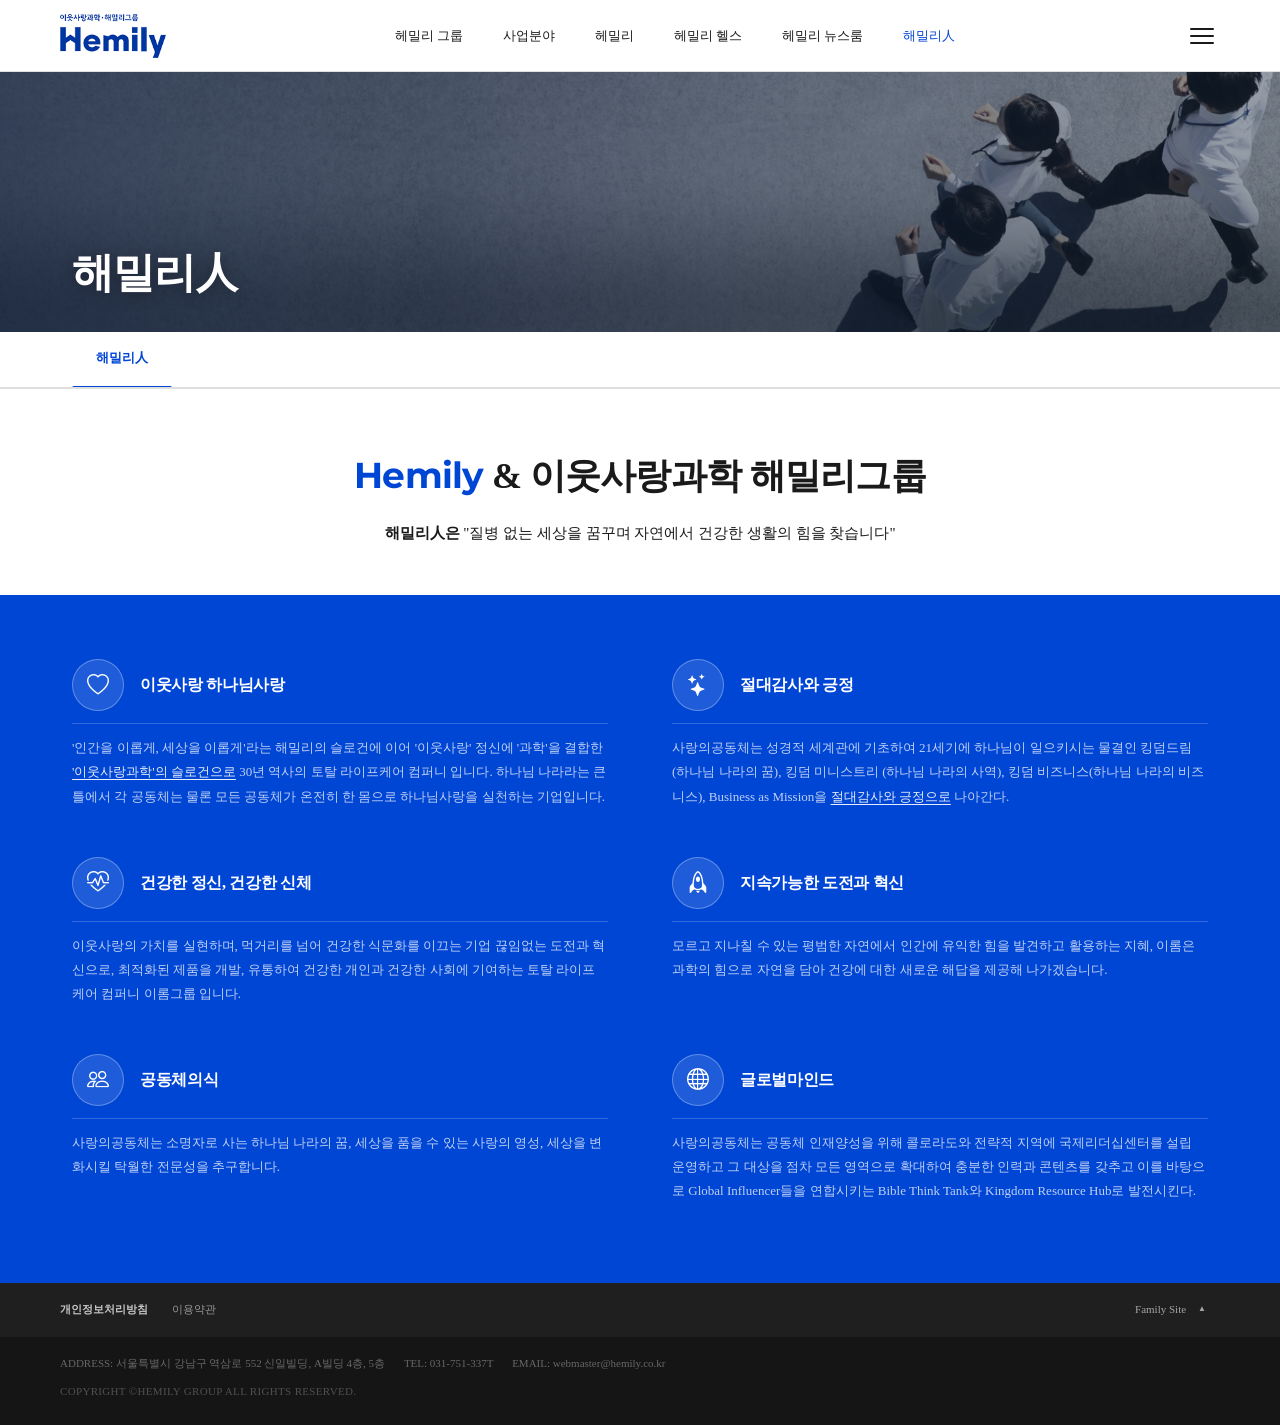
<file: sub6.html>
<!DOCTYPE html>
<html lang="ko">
<head>
  <meta charset="UTF-8" />
  <meta name="viewport" content="width=device-width, initial-scale=1.0" />
  <meta name="description" content="해밀리人 — Hemily & 이웃사랑과학 해밀리그룹의 핵심 가치" />
  <title>해밀리人 | 해밀리그룹</title>

  <link rel="preconnect" href="https://fonts.googleapis.com" />
  <link rel="preconnect" href="https://fonts.gstatic.com" crossorigin />
  <link href="https://fonts.googleapis.com/css2?family=Montserrat:wght@700;900&family=Noto+Sans+KR:wght@400;500;600;700;900&display=swap" rel="stylesheet" />

  <link rel="stylesheet" href="css/reset.css" />
  <link rel="stylesheet" href="css/variables.css" />
  <link rel="stylesheet" href="css/common.css" />
  <link rel="stylesheet" href="css/sub6.css" />
  <link rel="stylesheet" href="https://cdn.jsdelivr.net/npm/bootstrap-icons@1.11.0/font/bootstrap-icons.min.css" />
</head>
<body>

<!-- ════════ HEADER ════════ -->
<header class="site-header is-scrolled" role="banner">
  <div class="container">
    <a href="index.html" class="header-logo" aria-label="해밀리그룹 홈으로">
      <img src="images/01_header_logo.png" alt="Hemily" class="header-logo__img" />
    </a>
    <nav class="gnb" role="navigation" aria-label="주요 메뉴">
      <ul role="list" style="display:flex;align-items:center;margin:0;padding:0;list-style:none;">
        <li class="gnb__item">
          <a href="sub1.html" class="gnb__link gnb__link--has-dropdown">헤밀리 그룹</a>
          <ul class="gnb__dropdown" role="list">
            <li><a href="sub1.html"          class="gnb__dropdown-link">헤밀리 그룹</a></li>
            <li><a href="sub1_story.html" class="gnb__dropdown-link">황성주 박사</a></li>
            <li><a href="contact.html"        class="gnb__dropdown-link">Contact US</a></li>
          </ul>
        </li>
        <li class="gnb__item">
          <a href="sub2.html" class="gnb__link gnb__link--has-dropdown">사업분야</a>
          <ul class="gnb__dropdown" role="list">
            <li><a href="sub2.html" class="gnb__dropdown-link">사업분야</a></li>
            <li><a href="sub2.html#business"  class="gnb__dropdown-link">사업</a></li>
            <li><a href="sub2.html#education" class="gnb__dropdown-link">미션&amp;교육</a></li>
            <li><a href="sub2.html#medical"   class="gnb__dropdown-link">메디컬 기반</a></li>
            <li><a href="sub2.html#residence" class="gnb__dropdown-link">공간&amp;레지던스</a></li>
          </ul>
        </li>
        <li class="gnb__item">
          <a href="sub3.html" class="gnb__link gnb__link--has-dropdown" aria-expanded="false" aria-haspopup="true">헤밀리</a>
          <ul class="gnb__dropdown" role="list">
            <li><a href="sub3.html" class="gnb__dropdown-link">생식&amp;영양식</a></li>
          </ul>
        </li>
        <li class="gnb__item">
          <a href="sub4.html" class="gnb__link gnb__link--has-dropdown" aria-expanded="false" aria-haspopup="true">헤밀리 헬스</a>
          <ul class="gnb__dropdown" role="list">
            <li><a href="sub4.html" class="gnb__dropdown-link">생식</a></li>
          </ul>
        </li>
        <li class="gnb__item"><a href="sub5.html" class="gnb__link gnb__link--has-dropdown" aria-expanded="false" aria-haspopup="true">헤밀리 뉴스룸</a>
          <ul class="gnb__dropdown" role="list">
            <li><a href="sub5.html"          class="gnb__dropdown-link">전체</a></li>
            <li><a href="sub5.html#magazine" class="gnb__dropdown-link">매거진</a></li>
            <li><a href="sub5.html#press"    class="gnb__dropdown-link">보도자료</a></li>
          </ul></li>
        <li class="gnb__item is-active">
          <a href="sub6.html" class="gnb__link gnb__link--has-dropdown">해밀리人</a>
          <ul class="gnb__dropdown" role="list">
            <li><a href="sub6.html" class="gnb__dropdown-link">해밀리人 소개</a></li>
          </ul>
        </li>
      </ul>
    </nav>
    <div class="header-actions">
      <button class="menu-toggle" aria-label="메뉴 열기" aria-expanded="false" aria-controls="megaMenu">
        <span></span><span></span><span></span>
      </button>
    </div>
  </div>
</header>

<nav id="mobile-menu" class="mobile-menu" aria-label="모바일 메뉴">
  <ul class="mob-list">

    <!-- 헤밀리 그룹 -->
    <li class="mob-item">
      <div class="mob-row">
        <a href="sub1.html" class="mob-link">헤밀리 그룹</a>
        <button class="mob-toggle" aria-expanded="false" aria-label="하위 메뉴 열기">
          <span class="mob-arrow">›</span>
        </button>
      </div>
      <ul class="mob-sub">
        <li><a href="sub1.html"       class="mob-sub__link">헤밀리 그룹</a></li>
        <li><a href="sub1_story.html" class="mob-sub__link">황성주 박사</a></li>
        <li><a href="contact.html"    class="mob-sub__link">Contact US</a></li>
      </ul>
    </li>

    <!-- 사업분야 -->
    <li class="mob-item">
      <div class="mob-row">
        <a href="sub2.html" class="mob-link">사업분야</a>
        <button class="mob-toggle" aria-expanded="false" aria-label="하위 메뉴 열기">
          <span class="mob-arrow">›</span>
        </button>
      </div>
      <ul class="mob-sub">
        <li><a href="sub2.html" class="mob-sub__link">사업분야</a></li>
        <li><a href="sub2.html#business"  class="mob-sub__link">사업</a></li>
        <li><a href="sub2.html#education" class="mob-sub__link">미션&amp;교육</a></li>
        <li><a href="sub2.html#medical"   class="mob-sub__link">메디컬 기반</a></li>
        <li><a href="sub2.html#residence" class="mob-sub__link">공간&amp;레지던스</a></li>
      </ul>
    </li>

    <!-- 헤밀리 -->
    <li class="mob-item">
      <div class="mob-row">
        <a href="sub3.html" class="mob-link">헤밀리</a>
        <button class="mob-toggle" aria-expanded="false" aria-label="하위 메뉴 열기">
          <span class="mob-arrow">›</span>
        </button>
      </div>
      <ul class="mob-sub">
        <li><a href="sub3.html" class="mob-sub__link">생식&amp;영양식</a></li>
      </ul>
    </li>

    <!-- 헤밀리 헬스 -->
    <li class="mob-item">
      <div class="mob-row">
        <a href="sub4.html" class="mob-link">헤밀리 헬스</a>
        <button class="mob-toggle" aria-expanded="false" aria-label="하위 메뉴 열기">
          <span class="mob-arrow">›</span>
        </button>
      </div>
      <ul class="mob-sub">
        <li><a href="sub4.html" class="mob-sub__link">생식</a></li>
      </ul>
    </li>

    <!-- 헤밀리 뉴스룸 -->
    <li class="mob-item">
      <div class="mob-row">
        <a href="sub5.html" class="mob-link">헤밀리 뉴스룸</a>
        <button class="mob-toggle" aria-expanded="false" aria-label="하위 메뉴 열기">
          <span class="mob-arrow">›</span>
        </button>
      </div>
      <ul class="mob-sub">
        <li><a href="sub5.html"          class="mob-sub__link">전체</a></li>
        <li><a href="sub5.html#magazine" class="mob-sub__link">매거진</a></li>
        <li><a href="sub5.html#press"    class="mob-sub__link">보도자료</a></li>
      </ul>
    </li>

    <!-- 해밀리人 -->
    <li class="mob-item">
      <div class="mob-row">
        <a href="sub6.html" class="mob-link">해밀리人</a>
      </div>
    </li>

  </ul>
</nav>


<!-- ════════════ MEGA MENU ════════════ -->
<div class="mega-menu" id="megaMenu" role="dialog" aria-label="전체 메뉴" aria-hidden="true">
  <div class="mega-menu__header">
    <a href="index.html" class="mega-menu__logo-link">
      <img src="images/01_header_logo1.png" alt="Hemily" class="mega-menu__logo-img" />
    </a>
  </div>

  <div class="mega-menu__body">
    <div class="mega-menu__cols">

      <!-- 헤밀리 그룹 -->
      <div class="mega-col">
        <a href="sub1.html" class="mega-col__title">헤밀리 그룹</a>
        <div class="mega-col__links">
          <a href="sub1.html#vision"   class="mega-col__link">그룹 비전</a>
          <a href="sub1.html#business" class="mega-col__link">사업영역</a>
          <a href="sub1.html#story"    class="mega-col__link">그룹 스토리</a>
          <a href="sub1.html#history"  class="mega-col__link">연혁</a>
        </div>
      </div>

      <!-- 사업분야 -->
      <div class="mega-col">
        <a href="sub2.html" class="mega-col__title">사업분야</a>
        <div class="mega-col__links">
          <a href="sub2.html" class="mega-col__link">사업분야</a>
          <a href="sub2.html#business"  class="mega-col__link">사업</a>
          <a href="sub2.html#education" class="mega-col__link">미션&amp;교육</a>
          <a href="sub2.html#medical"   class="mega-col__link">메디컬 기반</a>
          <a href="sub2.html#residence" class="mega-col__link">공간&amp;레지던스</a>
        </div>
      </div>

      <!-- 헤밀리 -->
      <div class="mega-col">
        <a href="sub3.html" class="mega-col__title">헤밀리</a>
        <div class="mega-col__links">
          <a href="sub3.html" class="mega-col__link">생식&amp;영양식</a>
        </div>
      </div>

      <!-- 헤밀리 헬스 -->
      <div class="mega-col">
        <a href="sub4.html" class="mega-col__title">헤밀리 헬스</a>
        <div class="mega-col__links">
          <a href="sub4.html" class="mega-col__link">생식</a>
        </div>
      </div>

      <!-- 헤밀리 뉴스룸 -->
      <div class="mega-col">
        <a href="sub5.html" class="mega-col__title">헤밀리 뉴스룸</a>
        <div class="mega-col__links">
          <a href="sub5.html"          class="mega-col__link">전체</a>
          <a href="sub5.html#magazine" class="mega-col__link">매거진</a>
          <a href="sub5.html#press"    class="mega-col__link">보도자료</a>
        </div>
      </div>

      <!-- 해밀리人 -->
      <div class="mega-col">
        <a href="sub6.html" class="mega-col__title">해밀리人</a>
        <div class="mega-col__links">
          <a href="sub6.html" class="mega-col__link">해밀리人</a>
        </div>
      </div>

    </div>
  </div>

  <!-- 하단 footer -->
  <div class="mega-menu__footer">
    <div class="mega-menu__footer-top">
      <a href="#" class="mega-menu__footer-link">개인정보처리방침</a>
      <a href="#" class="mega-menu__footer-link">이용약관</a>
    </div>
    <div class="mega-menu__footer-bottom">
      <span>ADDRESS: 서울특별시 강남구 역삼로 552 (대치동, KM빌딩) 4층, 5층</span>
      <span>TEL: 031-701-3377</span>
      <span>EMAIL: webmaster@hemily.co.kr</span>
    </div>
  </div>

</div>
<!-- ════════════ /MEGA MENU ════════════ -->

<div style="margin-top:var(--header-height);">

  <!-- ════════════════ 배너 ════════════════ -->
  <div class="page-banner">
    <div class="page-banner__bg"
         style="background-image:url('images/sub6_main.png');
                background-position:center top;"></div>
    <div class="page-banner__overlay"></div>
    <div class="page-banner__content">
      <h1 class="page-banner__title">해밀리人</h1>
    </div>
  </div>


  <!-- ════ 서브 고정 탭바 ════ -->
  <nav class="sub-page-nav" id="subPageNav" aria-label="해밀리人 메뉴">
    <div class="sub-page-nav__inner">
      <a href="#main-content" class="sub-page-tab is-active" data-section="main-content">해밀리人</a>
      <span class="sub-page-nav__slider" id="subNavSlider"></span>
    </div>
  </nav>
    <main id="main-content">

    <!-- ════════════════ 인트로 ════════════════ -->
    <section class="person-intro">
      <div class="person-intro__inner">
        <h2 class="person-intro__title s6-up">
          <em>Hemily</em> &amp; 이웃사랑과학 해밀리그룹
        </h2>
        <p class="person-intro__sub s6-up" style="transition-delay:100ms">
          <strong>해밀리人은</strong>
          "질병 없는 세상을 꿈꾸며 자연에서 건강한 생활의<br class="mobile-break">
          힘을 찾습니다"
        </p>
      </div>
    </section>

    <!-- ════════════════ 6대 가치 (파란 배경) ════════════════ -->
    <section class="values-section" aria-label="해밀리 핵심 가치">
      <div class="values-section__inner">

        <!-- 1. 이웃사랑 하나님사랑 -->
        <div class="value-card s6-up">
          <div class="value-card__header">
            <div class="value-card__icon" aria-hidden="true"><i class="bi bi-heart"></i></div>
            <h3 class="value-card__title">이웃사랑 하나님사랑</h3>
          </div>
          <p class="value-card__body">
            '인간을 이롭게, 세상을 이롭게'라는 해밀리의 슬로건에 이어
            '이웃사랑' 정신에 '과학'을 결합한 <em>'이웃사랑과학'의 슬로건으로</em>
            30년 역사의 토탈 라이프케어 컴퍼니 입니다. 하나님 나라라는 큰
            틀에서 각 공동체는 물론 모든 공동체가 온전히 한 몸으로
            하나님사랑을 실천하는 기업입니다.
          </p>
        </div>

        <!-- 2. 절대감사와 긍정 -->
        <div class="value-card s6-up d1">
          <div class="value-card__header">
            <div class="value-card__icon" aria-hidden="true"><i class="bi bi-stars"></i></div>
            <h3 class="value-card__title">절대감사와 긍정</h3>
          </div>
          <p class="value-card__body">
            사랑의공동체는 성경적 세계관에 기초하여 21세기에 하나님이
            일으키시는 물결인 킹덤드림(하나님 나라의 꿈), 킹덤 미니스트리
            (하나님 나라의 사역), 킹덤 비즈니스(하나님 나라의 비즈니스),
            Business as Mission을 <em>절대감사와 긍정으로</em> 나아간다.
          </p>
        </div>

        <!-- 3. 건강한 정신, 건강한 신체 -->
        <div class="value-card s6-up d2">
          <div class="value-card__header">
            <div class="value-card__icon" aria-hidden="true"><i class="bi bi-heart-pulse"></i></div>
            <h3 class="value-card__title">건강한 정신, 건강한 신체</h3>
          </div>
          <p class="value-card__body">
            이웃사랑의 가치를 실현하며, 먹거리를 넘어 건강한 식문화를
            이끄는 기업 끊임없는 도전과 혁신으로, 최적화된 제품을 개발,
            유통하여 건강한 개인과 건강한 사회에 기여하는 토탈 라이프케어
            컴퍼니 이롬그룹 입니다.
          </p>
        </div>

        <!-- 4. 지속가능한 도전과 혁신 -->
        <div class="value-card s6-up d3">
          <div class="value-card__header">
            <div class="value-card__icon" aria-hidden="true"><i class="bi bi-rocket"></i></div>
            <h3 class="value-card__title">지속가능한 도전과 혁신</h3>
          </div>
          <p class="value-card__body">
            모르고 지나칠 수 있는 평범한 자연에서 인간에 유익한 힘을
            발견하고 활용하는 지혜, 이롬은 과학의 힘으로 자연을 담아 건강에
            대한 새로운 해답을 제공해 나가겠습니다.
          </p>
        </div>

        <!-- 5. 공동체의식 -->
        <div class="value-card s6-up d4">
          <div class="value-card__header">
            <div class="value-card__icon" aria-hidden="true"><i class="bi bi-people"></i></div>
            <h3 class="value-card__title">공동체의식</h3>
          </div>
          <p class="value-card__body">
            사랑의공동체는 소명자로 사는 하나님 나라의 꿈, 세상을 품을 수
            있는 사랑의 영성, 세상을 변화시킬 탁월한 전문성을 추구합니다.
          </p>
        </div>

        <!-- 6. 글로벌마인드 -->
        <div class="value-card s6-up d5">
          <div class="value-card__header">
            <div class="value-card__icon" aria-hidden="true"><i class="bi bi-globe"></i></div>
            <h3 class="value-card__title">글로벌마인드</h3>
          </div>
          <p class="value-card__body">
            사랑의공동체는 공동체 인재양성을 위해 콜로라도와 전략적 지역에
            국제리더십센터를 설립 운영하고 그 대상을 점차 모든 영역으로
            확대하여 충분한 인력과 콘텐츠를 갖추고 이를 바탕으로 Global
            Influencer들을 연합시키는 Bible Think Tank와 Kingdom
            Resource Hub로 발전시킨다.
          </p>
        </div>

      </div>
    </section>

  </main>
</div>


<!-- ════════════ FOOTER ════════════ -->
<footer class="site-footer" role="contentinfo">
  <div class="footer-policy">
    <div class="container">
      <nav class="footer-policy__links">
        <a href="#" class="footer-policy__link footer-policy__link--bold">개인정보처리방침</a>
        <a href="#" class="footer-policy__link">이용약관</a>
      </nav>
      <div class="footer-family">
        <button class="footer-family__btn" type="button">Family Site</button>
      </div>
    </div>
  </div>
  <div class="footer-info">
    <div class="container">
      <address class="footer-address" style="font-style:normal;">
        <p>
          <span>ADDRESS: 서울특별시 강남구 역삼로 552 신일빌딩, A빌딩 4층, 5층</span>
          <span>TEL: 031-751-337T</span>
          <span>EMAIL: webmaster@hemily.co.kr</span>
        </p>
        <p class="footer-copyright">COPYRIGHT ©HEMILY GROUP ALL RIGHTS RESERVED.</p>
      </address>
    </div>
  </div>
</footer>

<button class="scroll-top" aria-label="맨 위로 이동">
  <span class="scroll-top__arrow">▲</span>
  <span class="scroll-top__text">TOP</span>
</button>

<script src="js/common.js"></script>
<script src="js/sub6.js"></script>
</body>
</html>
</file>
<file: css/variables.css>
/* ==============================================
   variables.css  ★ 실제 헤밀리그룹 사이트 기준
   ============================================== */

   :root {

    /* ── 브랜드 컬러 ── */
    --color-section-dark: #1a2a5e;
    --color-primary:       #0e3b9c;   /* 헤밀리 메인 파란색 */
    --color-primary-dark:  #0a2d78;
    --color-primary-light: #2a56c6;
  
    --color-accent-blue:   #0046d5;   /* 버튼, 뱃지, 강조텍스트 */
    --color-accent-mint:   #00b5ad;   /* TOP 버튼, 포인트 */
    --color-dot-blue:      #38bdf8;   /* 섹션 불릿 점 */
  
    /* 히어로 배경 세이지 그린 */
    --color-hero-bg:       #e4ecdb;
    --color-hero-bg2:      #dce8d2;
  
    /* 뉴스 섹션 짙은 파랑 */
    --color-news-bg:       #0d2464;
    --color-news-bg2:      #0a1e52;
  
    /* 중립 */
    --color-white:         #ffffff;
    --color-black:         #111111;
    --color-bg-light:      #f5f5f3;
    --color-bg-card:       #f0f0ee;
  
    /* 텍스트 */
    --color-text-dark:     #1a1a1a;
    --color-text-mid:      #444444;
    --color-text-muted:    #888888;
    --color-text-light:    #ffffff;
    --color-text-blue:     #0e3b9c;
  
    /* 선 */
    --color-border:        #e0e0e0;
    --color-border-light:  rgba(255,255,255,0.15);
  
    /* 푸터 배경 */
    --color-footer-bg:     #151515;
    --color-footer-top:    #1f1f1f;
  
  
    /* ── 폰트 ── */
    --font-ko:    'Noto Sans KR', 'Apple SD Gothic Neo', 'Malgun Gothic', sans-serif;
    --font-en:    'Montserrat', 'Arial', sans-serif;
    --font-body:  var(--font-ko);
  
    /* 폰트 사이즈 */
    --fs-xs:    0.688rem;   /* 11px */
    --fs-sm:    0.813rem;   /* 13px */
    --fs-base:  0.938rem;   /* 15px */
    --fs-md:    1rem;       /* 16px */
    --fs-lg:    1.125rem;   /* 18px */
    --fs-xl:    1.375rem;   /* 22px */
    --fs-2xl:   1.75rem;    /* 28px */
    --fs-3xl:   2.25rem;    /* 36px */
    --fs-4xl:   2.75rem;    /* 44px */
    --fs-hero:  3.25rem;    /* 52px */
  
    /* 폰트 웨이트 */
    --fw-regular:  400;
    --fw-medium:   500;
    --fw-semibold: 600;
    --fw-bold:     700;
    --fw-black:    900;
  
    /* 행간 */
    --lh-tight:  1.25;
    --lh-normal: 1.6;
    --lh-loose:  1.85;
  
    /* 자간 */
    --ls-tight:  -0.02em;
    --ls-normal:  0;
    --ls-wide:    0.04em;
    --ls-wider:   0.1em;
    --ls-widest:  0.16em;
  
  
    /* ── 간격 ── */
    --sp-1:   0.25rem;
    --sp-2:   0.5rem;
    --sp-3:   0.75rem;
    --sp-4:   1rem;
    --sp-5:   1.25rem;
    --sp-6:   1.5rem;
    --sp-8:   2rem;
    --sp-10:  2.5rem;
    --sp-12:  3rem;
    --sp-16:  4rem;
    --sp-20:  5rem;
    --sp-24:  6rem;
    --sp-28:  7rem;
  
  
    /* ── 레이아웃 ── */
    --container-max:   1200px;
    --header-height:   72px;
  
  
    /* ── 그 외 ── */
    --radius-sm:    4px;
    --radius-md:    8px;
    --radius-lg:    16px;
    --radius-xl:    24px;
    --radius-full:  9999px;
  
    --shadow-sm:    0 2px 8px rgba(0,0,0,.06);
    --shadow-md:    0 4px 20px rgba(0,0,0,.10);
    --shadow-lg:    0 8px 40px rgba(0,0,0,.15);
    --shadow-card:  0 4px 24px rgba(0,0,0,.08);
  
    --ease:         cubic-bezier(.25,.46,.45,.94);
    --ease-out:     cubic-bezier(0,0,.2,1);
    --tr-fast:      150ms var(--ease);
    --tr-base:      300ms var(--ease);
    --tr-slow:      500ms var(--ease-out);
  
    --z-base:       1;
    --z-dropdown:   100;
    --z-header:     200;
    --z-overlay:    300;
  }
</file>
<file: css/common.css>
/* ==============================================
   common.css  ★ 실제 헤밀리그룹 기준 재작성
   ============================================== */

/* ──────────────────────────────────────────────
   1. 레이아웃 공통
   ────────────────────────────────────────────── */

   .container {
    width: 100%;
    max-width: var(--container-max);
    margin-inline: auto;
    padding-inline: var(--sp-5);
  }
  
  /* 섹션 공통 패딩 */
  .section        { padding-block: var(--sp-12); }
  .section--sm    { padding-block: var(--sp-8); }
  .section--lg    { padding-block: var(--sp-16); }
  
  
  /* ──────────────────────────────────────────────
     2. 버튼 공통
     ────────────────────────────────────────────── */
  
  .btn {
    display: inline-flex;
    align-items: center;
    gap: var(--sp-2);
    padding: 10px 24px;
    font-family: var(--font-body);
    font-size: var(--fs-sm);
    font-weight: var(--fw-medium);
    letter-spacing: var(--ls-wide);
    border-radius: var(--radius-sm);
    cursor: pointer;
    transition: background var(--tr-base), color var(--tr-base), border-color var(--tr-base), transform var(--tr-fast);
    white-space: nowrap;
    text-decoration: none;
    border: 1.5px solid transparent;
  }
  
  /* 파란 채움 버튼 (히어로 "자세히 보기") */
  .btn--primary {
    background: var(--color-accent-blue);
    color: var(--color-white);
    border-color: var(--color-accent-blue);
  }
  .btn--primary:hover {
    background: var(--color-primary-dark);
    border-color: var(--color-primary-dark);
    transform: translateY(-1px);
  }
  
  /* 아웃라인 버튼 */
  .btn--outline {
    background: transparent;
    color: var(--color-primary);
    border-color: var(--color-primary);
  }
  .btn--outline:hover {
    background: var(--color-primary);
    color: var(--color-white);
  }
  
  /* 동그라미 "+" 버튼 (자세히보기 +) */
  .btn--circle-more {
    display: inline-flex;
    align-items: center;
    gap: var(--sp-2);
    font-size: var(--fs-sm);
    font-weight: var(--fw-medium);
    color: var(--color-text-dark);
    text-decoration: none;
    transition: color var(--tr-fast);
  }
  .btn--circle-more .circle {
    display: inline-flex;
    align-items: center;
    justify-content: center;
    width: 28px;
    height: 28px;
    background: var(--color-text-dark);
    color: var(--color-white);
    border-radius: var(--radius-full);
    font-size: 16px;
    line-height: 1;
    transition: background var(--tr-fast), transform var(--tr-base);
  }
  .btn--circle-more:hover .circle {
    background: var(--color-accent-blue);
    transform: rotate(45deg);
  }
  .btn--circle-more:hover {
    color: var(--color-accent-blue);
  }
  
  /* VIEW MORE 버튼 (뉴스 섹션 흰 원) */
  .btn--circle-more--light .circle {
    background: var(--color-white);
    color: var(--color-news-bg);
  }
  .btn--circle-more--light {
    color: var(--color-white);
  }
  .btn--circle-more--light:hover .circle {
    background: var(--color-accent-mint);
    color: var(--color-white);
  }
  
  
  /* ──────────────────────────────────────────────
     3. 헤더  ← 실제: 항상 흰 배경, 하단 그림자
     ────────────────────────────────────────────── */
  
  .site-header {
    position: fixed;
    top: 0; left: 0; right: 0;
    z-index: 9999;
    height: var(--header-height);
    background: var(--color-white);
    border-bottom: 1px solid var(--color-border);
    display: flex;
    align-items: center;
    transition: box-shadow var(--tr-base);
  }
  
  .site-header.is-scrolled {
    box-shadow: var(--shadow-sm);
  }
  
  .site-header .container {
    display: grid;
    grid-template-columns: auto 1fr auto;
    align-items: center;
    height: 100%;
  }
  
  /* ─ 로고 ─ */
  .header-logo {
    display: flex;
    align-items: center;
    text-decoration: none;
    flex-shrink: 0;
  }
  
  /* 실제 로고 이미지 */
  .header-logo__img {
    height: 44px;
    width: auto;
    display: block;
    object-fit: contain;
  }
  
  /* 이미지 로드 실패 시 폴백용 (사용 안 할 경우 제거 가능) */
  .header-logo__sub {
    display: block;
    font-size: 8px;
    color: var(--color-text-muted);
    letter-spacing: 0.05em;
    margin-bottom: 2px;
    line-height: 1.2;
  }
  .header-logo__main {
    display: block;
    font-family: var(--font-en);
    font-size: 30px;
    font-weight: var(--fw-black);
    color: var(--color-accent-blue);
    letter-spacing: -0.02em;
    line-height: 1;
  }
  
  /* ─ GNB ─ */
  .gnb {
    display: flex;
    justify-content: center;
    align-items: center;
  }
  
  .gnb__item {
    position: relative;
  }
  
  .gnb__link {
    display: flex;
    align-items: center;
    padding: 0 var(--sp-5);
    height: var(--header-height);
    font-size: var(--fs-sm);
    font-weight: var(--fw-medium);
    color: var(--color-text-dark);
    letter-spacing: 0;
    text-decoration: none;
    white-space: nowrap;
    transition: color var(--tr-fast);
  }
  
  .gnb__link:hover,
  .gnb__item.is-active > .gnb__link {
    color: var(--color-accent-blue);
  }
  
  /* 드롭다운 */
  .gnb__dropdown {
    position: absolute;
    top: 100%;
    left: 0;
    min-width: 180px;
    background: var(--color-white);
    border: 1px solid var(--color-border);
    border-top: 2px solid var(--color-accent-blue);
    box-shadow: var(--shadow-md);
    padding: var(--sp-2) 0;
    opacity: 0;
    visibility: hidden;
    transform: translateY(-6px);
    transition: all var(--tr-base);
    z-index: var(--z-dropdown);
    list-style: none;      /* 불릿 제거 */
    margin: 0;
    padding-left: 0;
  }
  .gnb__item:hover .gnb__dropdown,
  .gnb__item:focus-within .gnb__dropdown {
    opacity: 1;
    visibility: visible;
    transform: translateY(0);
  }
  
  .gnb__dropdown-link {
    display: block;
    padding: var(--sp-3) var(--sp-5);
    font-size: var(--fs-sm);
    color: var(--color-text-mid);
    text-decoration: none;   /* 밑줄 제거 */
    list-style: none;        /* 불릿 제거 */
    transition: background var(--tr-fast), color var(--tr-fast);
  }
  .gnb__dropdown-link:hover {
    background: var(--color-bg-light);
    color: var(--color-accent-blue);
  }
  
  /* ─ 헤더 우측 ─ */
  .header-actions {
    display: flex;
    align-items: center;
    gap: var(--sp-4);
    flex-shrink: 0;
    justify-content: flex-end;
    position: relative;
    z-index: calc(var(--z-header) + 20); /* 메가메뉴보다 위 */
  }
  
  .header-lang {
    display: flex;
    align-items: center;
    gap: var(--sp-1);
    cursor: pointer;
  }
  .header-lang img,
  .header-lang .flag {
    width: 22px;
    height: 16px;
    border-radius: 2px;
    object-fit: cover;
  }
  
  /* 햄버거 버튼 */
  
  
  /* 햄버거 3선 */
  
  
  
  
  
  /* X 상태 */
  
  
  
  
  
  
  
  
  /* ──────────────────────────────────────────────
     4. 모바일 메뉴
     ────────────────────────────────────────────── */
  
  .mobile-menu {
    position: fixed;
    inset: 0;
    top: var(--header-height);
    z-index: calc(var(--z-header) - 1);
    background: var(--color-white);
    padding: var(--sp-6) var(--sp-8);
    transform: translateX(100%);
    transition: transform var(--tr-slow);
    overflow-y: auto;
    border-top: 1px solid var(--color-border);
  }
  .mobile-menu.is-open {
    transform: translateX(0);
  }
  
  .mobile-menu__link {
    display: block;
    padding: var(--sp-4) 0;
    font-size: var(--fs-xl);
    font-weight: var(--fw-bold);
    color: var(--color-text-dark);
    border-bottom: 1px solid var(--color-border);
    transition: color var(--tr-fast), padding-left var(--tr-base);
  }
  .mobile-menu__link:hover {
    color: var(--color-accent-blue);
    padding-left: var(--sp-4);
  }
  
  
  /* ──────────────────────────────────────────────
     5. 섹션 타이틀 공통
     ────────────────────────────────────────────── */
  
  /* 파란 점 불릿 + 작은 설명 */
  .section-label-dot {
    display: inline-flex;
    align-items: flex-start;
    gap: 0;
    font-size: 1.4375rem;
    font-weight: var(--fw-bold);
    color: var(--color-text-muted);
    line-height: 1.65;
    margin-bottom: var(--sp-8);
  }
  .section-label-dot::before {
    content: '';
    display: inline-block;
    width: 24px;
    height: 24px;
    border-radius: var(--radius-full);
    background: var(--color-dot-blue);
    flex-shrink: 0;
    margin-right: -14px;
    margin-top: -1px;
  }
  
  /* 중앙 정렬 섹션 타이틀 블록 */
  .section-head {
    text-align: center;
    margin-bottom: var(--sp-12);
  }
  .section-head__title {
    font-size: var(--fs-2xl);
    font-weight: var(--fw-bold);
    color: var(--color-text-dark);
    line-height: var(--lh-tight);
    letter-spacing: var(--ls-tight);
    margin-bottom: var(--sp-4);
    display: inline-flex;
    align-items: flex-start;
    gap: 0;
  }
  .section-head__title::before {
    content: '';
    display: inline-block;
    width: 24px;
    height: 24px;
    border-radius: var(--radius-full);
    background: var(--color-dot-blue);
    flex-shrink: 0;
    margin-right: -10px;
    margin-top: -1px;
  }
  .section-head__desc {
    font-size: var(--fs-base);
    color: var(--color-text-muted);
    line-height: var(--lh-loose);
  }
  .section-head__desc strong {
    font-weight: var(--fw-semibold);
    color: var(--color-text-dark);
  }
  
  
  /* ──────────────────────────────────────────────
     6. 스크롤 인 애니메이션
     ────────────────────────────────────────────── */
  
  /* 기본 아래서 위로 */
  .reveal {
    opacity: 1;
    transform: none;
    transition: opacity var(--tr-slow), transform var(--tr-slow);
  }
  /* JS 로드 후에만 숨김 상태로 전환 */
  .js-ready .reveal {
    opacity: 0;
    transform: translateY(28px);
  }
  .reveal.is-visible { opacity: 1; transform: translateY(0); }
  .reveal--left  { transform: translateX(-28px); }
  .reveal--right { transform: translateX(28px); }
  .reveal--left.is-visible, .reveal--right.is-visible { transform: translate(0); }
  
  /* 스케일 확대 (Business 섹션 타이틀용) */
  .reveal-scale {
    opacity: 0;
    transform: scale(0.86);
    transition: opacity 1s var(--ease-out), transform 1s var(--ease-out);
  }
  .reveal-scale.is-visible {
    opacity: 1;
    transform: scale(1);
  }
  
  /* 위에서 아래로 슬라이드 (Business 아이콘용) */
  .reveal-top {
    opacity: 0;
    transform: translateY(-38px);
    transition: opacity 0.65s var(--ease-out), transform 0.65s var(--ease-out);
  }
  .reveal-top.is-visible {
    opacity: 1;
    transform: translateY(0);
  }
  
  /* 아이콘 카드 전용 스케일 (작게 → 크게) */
  .reveal-scale-icon {
    opacity: 0;
    transform: scale(0.55);
    transition: opacity 0.6s var(--ease-out),
                transform 0.6s cubic-bezier(0.34, 1.56, 0.64, 1); /* 살짝 탄성 */
  }
  .reveal-scale-icon.is-visible {
    opacity: 1;
    transform: scale(1);
  }
  
  /* 딜레이 유틸리티 */
  .d1 { transition-delay:  80ms; }
  .d2 { transition-delay: 160ms; }
  .d3 { transition-delay: 240ms; }
  .d4 { transition-delay: 320ms; }
  
  
  /* ──────────────────────────────────────────────
     7. 푸터
     ────────────────────────────────────────────── */
  
  .site-footer {
    background: var(--color-footer-bg);
  }
  
  /* 상단 정책 바 */
  .footer-policy {
    background: var(--color-footer-top);
    padding: var(--sp-3) 0;
  }
  .footer-policy .container {
    display: flex;
    align-items: center;
    justify-content: space-between;
  }
  .footer-policy__links {
    display: flex;
    gap: var(--sp-6);
  }
  .footer-policy__link {
    font-size: var(--fs-xs);
    color: rgba(255,255,255,.55);
    transition: color var(--tr-fast);
  }
  .footer-policy__link:hover { color: var(--color-white); }
  .footer-policy__link--bold {
    font-weight: var(--fw-semibold);
    color: rgba(255,255,255,.75);
  }
  
  /* Family Site 드롭다운 */
  .footer-family {
    position: relative;
  }
  .footer-family__btn {
    display: flex;
    align-items: center;
    gap: var(--sp-3);
    padding: 6px 14px;
    font-size: var(--fs-xs);
    color: rgba(255,255,255,.6);
  
    border-radius: var(--radius-sm);
    cursor: pointer;
    background: none;
    transition: border-color var(--tr-fast);
  }
  .footer-family__btn:hover { border-color: rgba(255,255,255,.5); }
  .footer-family__btn::after { content: '▲'; font-size: 8px; }
  
  /* 푸터 하단 정보 */
  .footer-info {
    padding: var(--sp-4) 0 var(--sp-6);
  }
  .footer-info .container {
    display: flex;
    align-items: flex-start;
    justify-content: space-between;
  }
  .footer-address {
    font-size: var(--fs-xs);
    color: rgba(255,255,255,.35);
    line-height: var(--lh-loose);
  }
  .footer-address span { margin-right: var(--sp-4); }
  .footer-copyright {
    font-size: var(--fs-xs);
    color: rgba(255,255,255,.25);
    margin-top: var(--sp-2);
    letter-spacing: 0.03em;
  }
  
  
  
  /* ──────────────────────────────────────────────
     공통 서브페이지 탭 네비게이션
     ────────────────────────────────────────────── */
  .sub-tabs {
    background: var(--color-white);
    border-bottom: 1px solid var(--color-border);
    position: sticky;
    top: var(--header-height);
    z-index: 50;
    overflow: visible;  /* 슬라이더 absolute 자식 허용 */
  }
  .sub-tabs__inner {
    max-width: var(--container-max);
    margin-inline: auto;
    padding-inline: var(--sp-8);
    display: flex;
    overflow-x: auto;
    scrollbar-width: none;
  }
  .sub-tabs__inner::-webkit-scrollbar { display: none; }
  
  .sub-tab {
    display: inline-flex;
    align-items: center;
    padding: var(--sp-5) var(--sp-6);
    font-family: var(--font-en);
    font-size: var(--fs-md);
    font-weight: var(--fw-bold);
    letter-spacing: var(--ls-wide);
    text-transform: uppercase;
    color: var(--color-text-muted);
    text-decoration: none;
    border-bottom: 2px solid transparent;
    white-space: nowrap;
    cursor: pointer;
    position: relative;
    bottom: -1px;
    transition: color var(--tr-fast), border-color var(--tr-fast);
  }
  .sub-tab:hover { color: var(--color-accent-blue); }
  .sub-tab.is-active {
    color: var(--color-accent-blue);
    border-bottom-color: var(--color-accent-blue);
    font-weight: var(--fw-black);
  }
  
  @media (max-width: 768px) {
    .sub-tabs__inner { padding-inline: var(--sp-4); }
    .sub-tab { padding: var(--sp-4) var(--sp-3); font-size: 10px; }
  }
  /* ──────────────────────────────────────────────
     8. TOP 버튼 (민트 원형)
     ────────────────────────────────────────────── */
  
  .scroll-top {
    position: fixed;
    bottom: var(--sp-8);
    right: var(--sp-8);
    z-index: var(--z-dropdown);
    width: 48px;
    height: 48px;
    background: var(--color-accent-mint);
    color: var(--color-white);
    border-radius: var(--radius-full);
    font-size: var(--fs-xs);
    font-weight: var(--fw-bold);
    letter-spacing: 0.05em;
    box-shadow: 0 4px 16px rgba(0,181,173,.35);
    opacity: 0;
    transform: translateY(12px);
    pointer-events: none;
    transition: opacity var(--tr-base), transform var(--tr-base);
    border: none;
    cursor: pointer;
    flex-direction: column;
    gap: 0;
    display: flex;
    align-items: center;
    justify-content: center;
  }
  .scroll-top__arrow { font-size: 12px; line-height: 1; }
  .scroll-top__text  { font-size: 8px; letter-spacing: 0.1em; margin-top: 1px; }
  .scroll-top.is-visible {
    opacity: 1;
    transform: translateY(0);
    pointer-events: auto;
  }
  .scroll-top:hover { background: #009990; }
  
  
  /* ──────────────────────────────────────────────
     9. 반응형 공통
     ────────────────────────────────────────────── */
  
  @media (max-width: 1024px) {
    :root { --fs-3xl: 1.875rem; }
    .container { padding-inline: var(--sp-4); }
  }
  
  @media (max-width: 768px) {
    :root {
      --header-height: 60px;
      --fs-hero: 2.25rem;
    }
    .container { padding-inline: var(--sp-3); }
    .gnb { display: none; }
    .header-lang { display: none; }
    .footer-info .container { flex-direction: column; gap: var(--sp-4); }
    .scroll-top { bottom: var(--sp-5); right: var(--sp-5); }
  }
  
  @media (prefers-reduced-motion: reduce) {
    *, *::before, *::after {
      animation-duration: 0.01ms !important;
      transition-duration: 0.01ms !important;
    }
  }
  
  /* ──────────────────────────────────────────────
     메가 메뉴 (풀스크린, 파란 배경)
     ────────────────────────────────────────────── */
  .mega-menu {
    position: fixed;
    inset: 0;
    z-index: 9998;  /* 헤더 바로 아래 */
    background: var(--color-primary);
    display: flex;
    flex-direction: column;
    transform: translateY(-100%);
    opacity: 0;
    transition: transform 0.5s cubic-bezier(0.25, 0.46, 0.45, 0.94),
                opacity 0.4s var(--ease-out);
    pointer-events: none;
    overflow-y: auto;
  }
  .mega-menu.is-open {
    transform: translateY(0);
    opacity: 1;
    pointer-events: auto;
  }
  
  /* ── 메가메뉴 내부 로고 ── */
  .mega-menu__header {
    display: flex;
    align-items: center;
    height: var(--header-height);
    padding: 0 var(--sp-8);
    padding-top: var(--header-height);  /* 실제 헤더 아래로 */
    max-width: var(--container-max);
    width: 100%;
    margin-inline: auto;
    flex-shrink: 0;
    box-sizing: content-box;
  }
  .mega-menu__logo-link { display: flex; align-items: center; }
  .mega-menu__logo-img  { height: 44px; width: auto; object-fit: contain; margin-left: 35px; }
  
  /* ── 본문 (컬럼 그리드) ── */
  .mega-menu__body {
    flex: 1;
    max-width: var(--container-max);
    width: 100%;
    margin-inline: auto;
    padding: var(--sp-10) var(--sp-8) var(--sp-8);
  }
  
  /* 6열 그리드 */
  .mega-menu__cols {
    display: grid;
    grid-template-columns: repeat(6, auto);
    gap: var(--sp-8);
    align-items: start;
    justify-content: start;
  }
  
  /* 각 컬럼 */
  .mega-col { display: flex; flex-direction: column; }
  
  .mega-col__title {
    font-size: var(--fs-md);
    font-weight: var(--fw-bold);
    color: var(--color-white);
    text-decoration: none;
    padding-bottom: var(--sp-4);
    margin-bottom: var(--sp-4);
    display: block;
    transition: opacity var(--tr-fast);
  }
  .mega-col__title:hover { opacity: .75; }
  
  .mega-col__links { display: flex; flex-direction: column; gap: var(--sp-3); }
  
  .mega-col__link {
    font-size: var(--fs-sm);
    color: rgba(255,255,255,.7);
    text-decoration: none;
    display: block;
    transition: color var(--tr-fast), padding-left var(--tr-base);
  }
  .mega-col__link:hover {
    color: var(--color-white);
    padding-left: var(--sp-2);
  }
  
  /* ── 하단 footer ── */
  .mega-menu__footer {
    max-width: var(--container-max);
    width: 100%;
    margin-inline: auto;
    padding: var(--sp-6) var(--sp-8);
    flex-shrink: 0;
  }
  .mega-menu__footer-top {
    display: flex;
    gap: var(--sp-6);
    margin-bottom: var(--sp-3);
  }
  .mega-menu__footer-link {
    font-size: var(--fs-xs);
    color: rgba(255,255,255,.6);
    text-decoration: none;
    font-weight: var(--fw-semibold);
    transition: color var(--tr-fast);
  }
  .mega-menu__footer-link:hover { color: var(--color-white); }
  .mega-menu__footer-bottom {
    display: flex;
    gap: var(--sp-5);
    flex-wrap: wrap;
    font-size: var(--fs-xs);
    color: rgba(255,255,255,.45);
  }
  
  /* ── 햄버거 → X 애니메이션 ── */
  
  
  /* ── 반응형 ── */
  @media (max-width: 1200px) {
    .mega-menu__cols { grid-template-columns: repeat(3, 1fr); gap: var(--sp-6); }
  }
  
  
  /* ──────────────────────────────────────────────
     서브 페이지 고정 탭바
     ────────────────────────────────────────────── */
  .sub-page-nav {
    position: sticky;
    top: var(--header-height);
    z-index: 49;
    background: var(--color-white);
    border-bottom: 1px solid var(--color-border);
    box-shadow: 0 1px 0 var(--color-border);
  }
  
  .sub-page-nav__inner {
    position: relative;
    max-width: var(--container-max);
    margin-inline: auto;
    padding-inline: var(--sp-8);
    display: flex;
    align-items: stretch;
    overflow-x: auto;
    scrollbar-width: none;
  }
  .sub-page-nav__inner::-webkit-scrollbar { display: none; }
  
  /* 탭 아이템 */
  .sub-page-tab {
    display: inline-flex;
    align-items: center;
    padding: var(--sp-4) var(--sp-6);
    font-size: var(--fs-sm);
    font-weight: var(--fw-semibold);
    color: var(--color-text-muted);
    text-decoration: none;
    white-space: nowrap;
    cursor: pointer;
    position: relative;
    bottom: 0;
    transition: color var(--tr-fast);
    border-bottom: 2px solid transparent;
  }
  .sub-page-tab:hover { color: var(--color-accent-blue); }
  .sub-page-tab.is-active {
    color: var(--color-accent-blue);
    font-weight: var(--fw-bold);
  }
  
  /* 슬라이딩 파란 언더바 */
  .sub-page-nav__slider {
    position: absolute;
    bottom: -1px;
    left: 0;
    height: 2px;
    background: var(--color-accent-blue);
    border-radius: 2px 2px 0 0;
    transition: left 0.35s cubic-bezier(0.25, 0.46, 0.45, 0.94),
                width 0.35s cubic-bezier(0.25, 0.46, 0.45, 0.94);
    pointer-events: none;
  }
  
  @media (max-width: 768px) {
    .sub-page-nav__inner { padding-inline: var(--sp-4); }
    .sub-page-tab { padding: var(--sp-3) var(--sp-4); font-size: var(--fs-xs); }
  }
  
  /* ── 디바이스별 메뉴 분기 ── */
  @media (min-width: 769px) {
    .mobile-menu { display: none !important; }
  }
  @media (max-width: 768px) {
    .mega-menu   { display: none !important; }
    .mobile-menu { display: block; }
  }
  
  /* ── 햄버거 버튼 ── */
  .menu-toggle {
    position: relative;
    width: 36px;
    height: 36px;
    display: flex;
    flex-direction: column;
    align-items: center;
    justify-content: center;
    gap: 5px;
    cursor: pointer;
    background: none;
    border: none;
    flex-shrink: 0;
    z-index: 10000;
  }
  .menu-toggle span {
    display: block;
    width: 24px;
    height: 2px;
    background: var(--color-text-dark);
    border-radius: 2px;
    transition: all 0.3s ease;
    transform-origin: center;
  }
  /* 메가메뉴 열릴 때: X로 변환 + 흰색 */
  body.mega-open .menu-toggle span { background: #ffffff; }
  body.mega-open .menu-toggle span:nth-child(1) { transform: translateY(7px) rotate(45deg); }
  body.mega-open .menu-toggle span:nth-child(2) { transform: scaleX(0); opacity: 0; }
  body.mega-open .menu-toggle span:nth-child(3) { transform: translateY(-7px) rotate(-45deg); }
  
  /* 메가메뉴 열릴 때 헤더 스타일 전환 */
  body.mega-open .site-header {
    background: var(--color-primary);
    border-bottom: none;
    box-shadow: none;
  }
  /* 메가메뉴 열릴 때 GNB + 로고 숨김 */
  body.mega-open .gnb { visibility: hidden; opacity: 0; }
  body.mega-open .header-logo { visibility: hidden; opacity: 0; }
  body.mega-open .gnb__link,
  body.mega-open .header-logo__main {
    color: var(--color-white);
  }
  body.mega-open .header-logo__img {
    filter: brightness(0) invert(1);  /* 로고도 흰색 */
  }

/* ──────────────────────────────────────────────
   모바일 메뉴 아코디언 (768px 이하)
   ────────────────────────────────────────────── */
.mobile-menu {
  display: none;
  position: fixed;
  top: var(--header-height);
  left: 0; right: 0; bottom: 0;
  background: var(--color-white);
  z-index: 9990;
  overflow-y: auto;
}
.mobile-menu.is-open { display: block; }

.mob-list {
  margin: 0; padding: 0;
  list-style: none;
}

.mob-item {
  border-bottom: 1px solid var(--color-border);
}

.mob-row {
  display: flex;
  align-items: center;
  justify-content: space-between;
}

.mob-link {
  display: block;
  flex: 1;
  padding: var(--sp-5) var(--sp-6);
  font-size: var(--fs-base);
  font-weight: var(--fw-semibold);
  color: var(--color-text-dark);
  text-decoration: none;
  transition: color var(--tr-fast);
}
.mob-link:hover { color: var(--color-accent-blue); }

.mob-toggle {
  width: 48px; height: 52px;
  display: flex; align-items: center; justify-content: center;
  background: none; border: none;
  cursor: pointer;
  flex-shrink: 0;
  padding: 0;
}
.mob-arrow {
  font-size: 22px;
  color: var(--color-text-muted);
  transition: transform 0.3s var(--ease-out), color 0.2s;
  display: block;
  line-height: 1;
}
.mob-toggle.is-open .mob-arrow {
  transform: rotate(90deg);
  color: var(--color-accent-blue);
}

/* 서브메뉴 */
.mob-sub {
  margin: 0; padding: 0;
  list-style: none;
  background: var(--color-bg-light);
  max-height: 0;
  overflow: hidden;
  transition: max-height 0.35s cubic-bezier(0.25, 0.46, 0.45, 0.94);
}
.mob-sub.is-open { max-height: 400px; }

.mob-sub__link {
  display: block;
  padding: var(--sp-3) var(--sp-10);
  font-size: var(--fs-sm);
  color: var(--color-text-muted);
  text-decoration: none;
  border-left: 2px solid transparent;
  transition: color var(--tr-fast), border-color var(--tr-fast), padding-left var(--tr-fast);
}
.mob-sub__link:hover {
  color: var(--color-accent-blue);
  border-left-color: var(--color-accent-blue);
  padding-left: calc(var(--sp-10) + 4px);
}
</file>
<file: css/main.css>
/* ==============================================
   main.css  v3 — 인터랙션 강화
   ============================================== */

/* ──────────────────────────────────────────────
   1. HERO: Full-Cover 슬라이더
   ────────────────────────────────────────────── */

   .hero {
    margin-top: var(--header-height);
    position: relative;
    overflow: hidden;
    background: #0a1e3c;
    /* 섹션 사이 공백 없음 */
    display: block;
}
  
/* 트랙: 빠르고 부드럽게 */
.hero__track {
    display: flex;
    transition: transform 0.62s cubic-bezier(0.4, 0, 0.2, 1);
    will-change: transform;
}
  
.hero__slide {
    flex: 0 0 100%;
    width: 100%;
    min-height: 760px;
    position: relative;
    display: flex;
    align-items: center;
    overflow: hidden;
}
  
/* 배경 이미지 — Ken Burns */
.hero__slide-bg {
    position: absolute;
    inset: 0;
    background-size: cover;
    background-position: center;
    background-repeat: no-repeat;
    transform: scale(1.06);
    transition: transform 7s ease-out;
}
.hero__slide.is-active .hero__slide-bg {
    transform: scale(1);
}
  
/* 오버레이 완전 제거 — 이미지 선명하게 */
.hero__overlay {
    display: none;
}
  
/* 텍스트 컨테이너 */
.hero__content {
    position: relative;
    z-index: 2;
    width: 100%;
    max-width: var(--container-max);
    margin-inline: auto;
    padding: var(--sp-10) var(--sp-5);
}
.hero__content-inner {
    max-width: 540px;
}
  
.hero__slide-num {
    font-family: var(--font-en);
    font-size: var(--fs-xl);
    font-weight: var(--fw-bold);
    color: rgba(255,255,255,.7);
    margin-bottom: var(--sp-3);
    letter-spacing: -0.01em;
    text-shadow: 0 2px 12px rgba(0,0,0,.55);
}
  
/* 모든 뱃지: 같은 파란색 */
.hero__badge {
    display: inline-block;
    padding: 5px 16px;
    background: var(--color-accent-blue);
    color: var(--color-white);
    font-size: var(--fs-xs);
    font-weight: var(--fw-semibold);
    border-radius: var(--radius-sm);
    letter-spacing: var(--ls-wide);
    margin-bottom: var(--sp-5);
}
  
/* 헤드 폰트 크기 줄이기: 3.25rem → 2.25rem */
.hero__title {
    font-size: var(--fs-3xl);
    font-weight: var(--fw-bold);
    color: var(--color-white);
    line-height: 1.42;
    letter-spacing: var(--ls-tight);
    margin-bottom: var(--sp-5);
    word-break: keep-all;
}
.hero__title em {
    font-style: normal;
    color: #38bdf8;
}

.hero__desc {
    font-size: var(--fs-base);
    color: rgba(255,255,255,.92);
    line-height: var(--lh-loose);
    margin-bottom: var(--sp-8);
}

/* 슬라이드 1·2: 밝은 배경용 색상 오버라이드 */
.hero__slide--light .hero__slide-num {
    color: #111111;
    text-shadow: none;
}
.hero__slide--light .hero__title {
    color: #111111;
}
.hero__slide--light .hero__title em {
    color: #38bdf8;
}
.hero__slide--light .hero__desc {
    color: #111111;
}

/* 화살표 버튼 — 삭제됨 (인디케이터 카드로 대체) */
.hero__arrow { display: none; }
  
/* 슬라이드 인디케이터 */
/* 인디케이터 카드형: ← 01 / 05 → */
/* ── 슬라이드 인디케이터 카드 ── */
.hero__indicator {
    position: absolute;
    bottom: 0;
    right: var(--sp-8);
    z-index: 10;
    background: rgba(255,255,255,.96);
    border: 1px solid rgba(0,0,0,.08);
    box-shadow: 0 2px 14px rgba(0,0,0,.10);
    border-radius: 4px;
    padding: 10px 20px 12px;
    display: flex;
    flex-direction: column;
    align-items: center;
    gap: 7px;
    min-width: 116px;
}

/* 상단 행: ‹ 01 / 05 › */
.hero__ind-row {
    display: flex;
    align-items: center;
    gap: 10px;
    width: 100%;
    justify-content: space-between;
}

/* 이전 버튼 */
.hero__ind-prev {
    background: none;
    border: none;
    padding: 0;
    cursor: pointer;
    display: flex;
    align-items: center;
    font-size: 15px;
    color: #333;
    transition: color var(--tr-fast);
    flex-shrink: 0;
}
.hero__ind-prev:hover { color: var(--color-accent-blue); }

/* 다음 버튼 */
.hero__ind-next {
    background: none;
    border: none;
    padding: 0;
    cursor: pointer;
    font-size: 15px;
    color: #333;
    line-height: 1;
    display: flex;
    align-items: center;
    transition: color var(--tr-fast);
    flex-shrink: 0;
}
.hero__ind-next:hover { color: var(--color-accent-blue); }

/* 숫자 */
.hero__ind-count {
    display: flex;
    align-items: baseline;
    gap: 3px;
    font-family: var(--font-en);
    letter-spacing: 0.04em;
}
.hero__indicator-num {
    font-size: 16px;
    font-weight: 700;
    color: #222;
}
.hero__ind-sep {
    font-size: 13px;
    color: #aaa;
    font-weight: 400;
}
.hero__ind-total {
    font-size: 13px;
    color: #aaa;
    font-weight: 400;
}

/* 하단 라인 (카드 하단 장식) */
.hero__ind-line {
    width: 100%;
    height: 1.5px;
    background: #e0e0e0;
    border-radius: 2px;
}
  
  
/* ──────────────────────────────────────────────
     2. BUSINESS: 4열 가로 배치 + 스크롤 애니메이션
     ────────────────────────────────────────────── */
  
.business { background: var(--color-white); padding-block: var(--sp-20); }

/* 섹션 타이틀 오버라이드 */
.business .section-head__title { font-size: var(--fs-3xl); }
.business .section-head__desc  { font-size: var(--fs-md); }

/* 4열 flex — 탑 보더 없음 */
.business__icon-grid {
    display: flex;
    margin-top: var(--sp-12);

}

/* 아이콘 아이템 — 아코디언 + reveal-top 공존 */
.business__icon-item {
    flex: 1;
    min-width: 0;
    padding: var(--sp-12) var(--sp-8) var(--sp-10);
    display: flex;
    flex-direction: column;
    align-items: center;
    gap: var(--sp-4);
    text-decoration: none;
    overflow: hidden;
    /* 아코디언 트랜지션 */
    transition: flex 0.52s cubic-bezier(0.25, 0.46, 0.45, 0.94),
                background 0.35s,
                opacity 0.65s var(--ease-out),
                transform 0.65s var(--ease-out);
}
.business__icon-item:hover {
    flex: 1.72;
    background: #f4f7ff;
}
/* reveal-top.is-visible 이후 hover시 transform 초기화 방지 */
.business__icon-item.is-visible:hover {
    transform: scale(1); /* scale 충돌 방지 */
}
  
.business__icon-circle {
    width: 110px;
    height: 110px;
    border-radius: var(--radius-full);
    border: 1.5px solid var(--color-border);
    display: flex;
    align-items: center;
    justify-content: center;
    font-size: 44px;
    color: var(--color-text-muted);
    flex-shrink: 0;
    transition: border-color var(--tr-base), color var(--tr-base),
                background var(--tr-base), transform 0.35s var(--ease-out);
}
.business__icon-item:hover .business__icon-circle {
    border-color: var(--color-accent-blue);
    color: var(--color-accent-blue);
    background: rgba(0, 70, 213, .08);
    /* scale 제거: hover 배경이 원을 완전히 덮지 못하는 문제 방지 */
}
  
.business__icon-label {
    font-family: var(--font-en);
    font-size: var(--fs-sm);
    font-weight: var(--fw-bold);
    letter-spacing: var(--ls-widest);
    text-transform: uppercase;
    color: var(--color-text-dark);
    text-align: center;
    line-height: 1.5;
    transition: color var(--tr-fast);
    white-space: nowrap;
}
.business__icon-item:hover .business__icon-label {
    color: var(--color-accent-blue);
}
  
/* 자세히보기 — 호버 시 등장 */
.business__more-link {
    display: inline-flex;
    align-items: center;
    gap: 4px;
    font-size: var(--fs-xs);
    font-weight: var(--fw-semibold);
    color: var(--color-accent-blue);
    letter-spacing: var(--ls-wide);
    opacity: 0;
    transform: translateY(8px);
    transition: opacity 0.3s 0.08s, transform 0.3s 0.08s;
    white-space: nowrap;
}
.business__more-link::after { content: '→'; }
.business__icon-item:hover .business__more-link {
    opacity: 1;
    transform: translateY(0);
}
  
  
/* ──────────────────────────────────────────────
     3. BRAND CARDS: 미러 레이아웃 + 스케일 인
     ────────────────────────────────────────────── */
  
/* ══════════════════════════════════════════════════
   BRANDS — 완전 재설계
   PC    : 두 카드 가로 나란히, 세로 구분선
   태블릿: 세로 스택, 가로 구분선, 이미지 확대
   모바일: 세로 스택, 가로 구분선, 이미지 중간
   ══════════════════════════════════════════════════ */

.brands { background: var(--color-white); }

/* ── 전체 래퍼 ── */
.brands-wrap {
    display: flex;
    flex-direction: row;       /* PC: 두 카드 나란히 */
    align-items: stretch;
    max-width: var(--container-max);
    margin-inline: auto;
    padding-block: var(--sp-14);
    padding-inline: var(--sp-8);
}

/* ── 세로 구분선 (PC) ── */
.brands-divider {
    width: 1px;
    background: var(--color-border);
    flex-shrink: 0;
    align-self: stretch;
    margin-inline: var(--sp-4);
}

/* ── 카드 행 (각 브랜드) ── */
.brand-row {
    flex: 1;
    display: grid;
    grid-template-columns: 1fr 1fr;
    align-items: center;
    gap: var(--sp-6);
    overflow: hidden;
}

/* ── 텍스트 블록 ── */
.brand-row__text {
    display: flex;
    flex-direction: column;
    padding: var(--sp-4);
    opacity: 0;
    /* push 느낌: 빠른 가속 후 부드럽게 멈춤 */
    transition: opacity  0.68s cubic-bezier(0.22, 1, 0.36, 1) 0.15s,
                transform 0.68s cubic-bezier(0.22, 1, 0.36, 1) 0.15s;
}
/* 왼쪽 텍스트: 왼쪽에서 밀려오기 */
.brand-row__text--left  { transform: translateX(-70px); }
/* 오른쪽 텍스트: 오른쪽에서 밀려오기 */
.brand-row__text--right {
    transform: translateX(70px);
    align-items: flex-end;
    text-align: right;
}
.brand-row__text.is-visible {
    opacity: 1;
    transform: translateX(0);
}

.brand-row__en {
    font-family: var(--font-en);
    font-size: var(--fs-xs);
    font-weight: var(--fw-semibold);
    color: var(--color-text-muted);
    letter-spacing: var(--ls-wider);
    margin-bottom: var(--sp-1);
}
.brand-row__ko {
    font-size: var(--fs-3xl);
    font-weight: var(--fw-black);
    color: var(--color-accent-blue);
    line-height: 1.15;
    letter-spacing: var(--ls-tight);
    margin-bottom: var(--sp-5);
}
.brand-row__desc {
    font-size: var(--fs-sm);
    color: var(--color-text-muted);
    line-height: var(--lh-loose);
    margin-bottom: var(--sp-8);
}

/* ── 이미지 블록 ── */
.brand-row__image {
    display: flex;
    align-items: center;
    justify-content: center;
    opacity: 0;
    transform: scale(0.78);
    /* 스프링: 약간 오버슈트 후 정착 (속도감) */
    transition: opacity  0.75s cubic-bezier(0.34, 1.56, 0.64, 1),
                transform 0.75s cubic-bezier(0.34, 1.56, 0.64, 1);
}
.brand-row__image.is-visible {
    opacity: 1;
    transform: scale(1);
}
.brand-row__image img {
    max-width: 280px;
    max-height: 200px;
    width: 100%;
    object-fit: contain;
    transition: transform 0.5s var(--ease-out);
}
.brand-row__image:hover img { transform: scale(1.05); }


/* ══════════════════════════════════════════════════
   BRANDS 반응형
   ══════════════════════════════════════════════════ */

/* ── 태블릿 (768px ~ 1023px) ── */
@media (min-width: 768px) and (max-width: 1023px) {

    .brands-wrap {
        flex-direction: column;   /* 세로 스택 */
        padding-block: var(--sp-10);
        padding-inline: var(--sp-6);
        gap: 0;
    }

    /* 구분선: 가로선으로 전환 */
    .brands-divider {
        width: auto;
        height: 1px;
        margin-inline: 0;
        margin-block: var(--sp-8);
        align-self: auto;
    }

    .brand-row {
        grid-template-columns: 1fr 1fr;
        gap: var(--sp-8);
    }

    /* 이미지: 태블릿에서 가장 크게 */
    .brand-row__image img {
        max-width: 300px;
        max-height: 260px;
    }

    .brand-row__ko   { font-size: var(--fs-2xl); }
    .brand-row__desc { font-size: var(--fs-base); margin-bottom: var(--sp-6); }
}


/* ── 모바일 (≤767px) ── */
@media (max-width: 767px) {

    .brands-wrap {
        flex-direction: column;   /* 세로 스택 */
        padding-block: var(--sp-8);
        padding-inline: var(--sp-4);
        gap: 0;
    }

    /* 구분선: 가로선으로 전환 */
    .brands-divider {
        width: auto;
        height: 1px;
        margin-inline: 0;
        margin-block: var(--sp-6);
        align-self: auto;
    }

    .brand-row {
        grid-template-columns: 1fr 1fr;
        gap: var(--sp-3);
        align-items: center;
    }

    /* 텍스트 방향별 외측 여백 */
    .brand-row__text--left  {
        padding-left: 12px;
    }
    .brand-row__text--right {
        padding-right: 12px;
        align-items: flex-end;
        text-align: right;
    }

    .brand-row__en   { font-size: 10px; margin-bottom: var(--sp-1); }
    .brand-row__ko   { font-size: var(--fs-xl); margin-bottom: var(--sp-2); }
    .brand-row__desc {
        font-size: var(--fs-xs);
        line-height: 1.6;
        margin-bottom: var(--sp-4);
        display: -webkit-box;
        -webkit-line-clamp: 3;
        -webkit-box-orient: vertical;
        overflow: hidden;
    }

    /* 이미지 중간 크기 */
    .brand-row__image img {
        max-width: 160px;
        max-height: 140px;
    }
}


/* ── 소형 모바일 (≤375px) ── */
@media (max-width: 375px) {

    .brands-wrap {
        padding-inline: var(--sp-3);
    }

    .brand-row__ko   { font-size: var(--fs-lg); }
    .brand-row__desc { font-size: 11px; -webkit-line-clamp: 2; }

    .brand-row__image img {
        max-width: 120px;
        max-height: 105px;
    }
}


/* ────────────────────────────────────────────────
     NEWS
     ────────────────────────────────────────────── */
.news-section {
    background: #1a2a5e;
    padding-block: 9rem;
}
.news-section .container {
    display: grid;
    grid-template-columns: 280px 1fr;
    gap: 150px;
    align-items: start;
}

/* VIEW MORE PC/모바일 기본 상태 */
.news-viewmore--mobile { display: none; }
.news-viewmore--pc     { display: inline-flex; margin-top: var(--sp-16); align-self: flex-start; }
.news-left { padding-top: 0; display: flex; flex-direction: column; justify-content: flex-start; }
.news-left__label {
    font-family: var(--font-en);
    font-size: var(--fs-xs);
    color: rgba(255,255,255,.5);
    letter-spacing: var(--ls-wider);
    font-style: italic;
    margin-bottom: var(--sp-2);
    display: block;
}
.news-left__sub {
    font-family: var(--font-en);
    font-size: var(--fs-2xl);
    color: rgba(255,255,255,.6);
    letter-spacing: 0;
    line-height: 1.25;
    margin-bottom: var(--sp-4);
    font-style: normal;
    display: block;
    position: relative;
    white-space: nowrap;
}
.news-left__sub::before {
    content: '';
    position: absolute;
    width: 24px;
    height: 24px;
    border-radius: var(--radius-full);
    background: #38bdf8;
    left: -12px;
    top: -5px;
    z-index: -1;
}
.news-left__title {
    font-size: 3rem;
    font-weight: var(--fw-black);
    color: var(--color-white);
    letter-spacing: var(--ls-tight);
    line-height: 1;
    margin-bottom: var(--sp-6);
}
.news-list { display: flex; flex-direction: column; gap: var(--sp-4); padding-left: 0; }
.news-item {
    padding: var(--sp-10) 0;
    margin-left: 0;
    border-bottom: 1px solid rgba(255,255,255,.15);
    display: flex;
    flex-direction: column;
    gap: var(--sp-2);
    cursor: pointer;
    transition: opacity var(--tr-fast);
}

.news-item:first-child {
    border-top: 1px solid rgba(255,255,255,.15);
}

.news-item:hover { opacity: .75; }
.news-item__title {
    font-size: var(--fs-lg);
    font-weight: var(--fw-medium);
    color: var(--color-white);
    line-height: var(--lh-normal);
    padding: var(--sp-4) 0;
    border: none;
}
.news-item__date {
    font-size: var(--fs-sm);
    color: rgba(255,255,255,.4);
    font-family: var(--font-en);
}
  
/* ────────────────────────────────────────────────
     ABOUT
     ────────────────────────────────────────────── */
.about-section { padding-block: var(--sp-12); background: var(--color-white); }
.about-section .container {}
.about-section__eyebrow {
    display: flex;
    align-items: flex-start;
    gap: var(--sp-3);
    font-size: var(--fs-sm);
    color: var(--color-text-muted);
    margin-bottom: var(--sp-6);
    line-height: 1.6;
}
.about-section__eyebrow::before {
    content: '';
    width: 8px; height: 8px;
    background: var(--color-accent-blue);
    border-radius: 50%;
    flex-shrink: 0;
    margin-top: 6px;
}
.about-section__desc {
    font-size: var(--fs-sm);
    color: var(--color-text-muted);
    line-height: var(--lh-loose);
    max-width: 480px;
    margin-bottom: var(--sp-4);
}
.about-section__title {
    font-family: var(--font-en);
    font-size: var(--fs-2xl);
    font-weight: var(--fw-black);
    color: var(--color-text-dark);
    letter-spacing: var(--ls-tight);
    margin-bottom: var(--sp-8);
}
.about-grid {
display: grid;
grid-template-columns: repeat(4, 1fr);
gap: var(--sp-4);
margin-top: var(--sp-6);
}
.about-card {
position: relative;
overflow: hidden;
aspect-ratio: 3/4;
border-radius: var(--radius-sm);
cursor: pointer;
text-decoration: none;
display: block;
}
/* background-image 방식 */
.about-card__bg {
position: absolute;
inset: 0;
background-size: cover;
background-position: center;
transition: transform var(--tr-slow);
filter: grayscale(20%);
}
.about-card:hover .about-card__bg {
transform: scale(1.06);
filter: grayscale(0%);
}
.about-card__overlay {
position: absolute;
inset: 0;
background: linear-gradient(180deg, transparent 40%, rgba(0,0,0,.75) 100%);
transition: background var(--tr-base);
}
.about-card:hover .about-card__overlay {
background: linear-gradient(180deg, rgba(0,70,213,.15) 0%, rgba(0,70,213,.72) 100%);
}
/* 영문 라벨 (세로) */
.about-card__en-label {
position: absolute;
top: var(--sp-4);
left: var(--sp-4);
font-family: var(--font-en);
font-size: 10px;
color: rgba(255,255,255,.55);
letter-spacing: var(--ls-wider);
writing-mode: vertical-rl;
text-orientation: mixed;
}
/* 하단 텍스트 */
.about-card__content {
position: absolute;
bottom: 0;
left: 0;
right: 0;
padding: var(--sp-5);
}
.about-card__ko-title {
font-size: var(--fs-base);
font-weight: var(--fw-bold);
color: var(--color-white);
line-height: 1.3;
letter-spacing: var(--ls-tight);
}

/* ── 반응형 ── */
@media (max-width: 1024px) {
.about-grid { grid-template-columns: repeat(2, 1fr); }
.mega-menu__cols { grid-template-columns: repeat(3, 1fr); }
}
@media (max-width: 768px) {

/* 뉴스 모바일: 타이틀 위 / 리스트 아래 / VIEW MORE 맨 아래 */
.news-section .container {
    display: flex;
    flex-direction: column;
    gap: 0;
}
/* 1: 타이틀 블록 */
.news-section .news-left {
    order: 1;
    padding-bottom: var(--sp-6);
    border-bottom: 1px solid rgba(255,255,255,.12);
    margin-bottom: var(--sp-4);
}
/* 2: 뉴스 리스트 */
.news-section .news-list {
    order: 2;
}
/* 3: VIEW MORE 모바일용 — 뉴스 아래 중앙 */
.news-viewmore--mobile {
    display: flex;
    order: 3;
    justify-content: center;
    margin-top: var(--sp-8);
    padding-top: var(--sp-4);
    border-top: 1px solid rgba(255,255,255,.12);
}
/* PC VIEW MORE 모바일에서 숨김 */
.news-viewmore--pc { display: none; }
/* 타이틀 좌측 패딩 제거 */
.news-left { padding-top: 0; }
.news-left__title { font-size: var(--fs-3xl); }
.about-grid { grid-template-columns: repeat(2, 1fr); gap: var(--sp-3); }
.about-section__title { font-size: var(--fs-2xl); }
}
/* 자세히보기 — 터치 기기(hover 없음): 항상 표시 */
@media (hover: none) {
    .business__more-link {
        opacity: 1;
        transform: translateY(0);
    }
}
</file>
<file: css/main_responsive.css>
/* ==============================================
   main_responsive.css  v2
   index.html 반응형 패치 — 전면 재정비
   ブレイクポイント: 1024 / 768 / 480 / 375
   ============================================== */


/* ──────────────────────────────────────────────
   1. HERO
   ────────────────────────────────────────────── */

/* 태블릿 (768px ~ 1023px) */
@media (min-width: 768px) and (max-width: 1023px) {
  .hero__slide        { min-height: 700px; }
  .hero__content      { padding: var(--sp-20) var(--sp-10); }
  .hero__content-inner{ max-width: 600px; }
  .hero__title        { font-size: var(--fs-3xl); line-height: 1.4; margin-bottom: var(--sp-5); }
  .hero__desc         { font-size: var(--fs-md); line-height: 1.75; margin-bottom: var(--sp-8); }
  .hero__badge        { font-size: var(--fs-sm); padding: 6px 16px; margin-bottom: var(--sp-5); }
  .hero__slide-num    { font-size: var(--fs-2xl); margin-bottom: var(--sp-3); }
  .hero__indicator    { right: var(--sp-6); bottom: 0; }
}

/* 모바일 (≤767px) */
@media (max-width: 767px) {
  .hero__slide        { min-height: 620px; }
  .hero__content      { padding: var(--sp-16) var(--sp-6); }
  .hero__content-inner{ max-width: 100%; }
  .hero__title        { font-size: var(--fs-2xl); line-height: 1.42; margin-bottom: var(--sp-4); }
  .hero__desc         { font-size: var(--fs-base); line-height: 1.7; margin-bottom: var(--sp-6); }
  .hero__badge        { font-size: var(--fs-xs); padding: 5px 13px; margin-bottom: var(--sp-4); }
  .hero__slide-num    { font-size: var(--fs-xl); margin-bottom: var(--sp-3); }
  .hero__arrow        { display: none; }
  .hero__indicator    { right: var(--sp-4); bottom: 0; font-size: 10px; }
  .hero__indicator-num{ font-size: 14px; }
  .hero__ind-total,
  .hero__ind-sep      { font-size: 11px; }
}

@media (max-width: 480px) {
  .hero__slide { min-height: 540px; }
  .hero__title { font-size: var(--fs-xl); }
  .hero__desc  { font-size: var(--fs-sm); }
}


/* ──────────────────────────────────────────────
   2. BUSINESS ICON GRID
   PC 4열 → 태블릿 2×2 → 모바일 2×2
   ────────────────────────────────────────────── */

/* 태블릿 (768px ~ 1023px) */
@media (min-width: 768px) and (max-width: 1023px) {
  .business__icon-grid { flex-wrap: wrap; }
  .business__icon-item {
    flex: 0 0 50%;
    padding: var(--sp-10) var(--sp-8);
    transition: transform 0.45s cubic-bezier(0.34, 1.56, 0.64, 1),
                background 0.3s ease;
  }
  .business__icon-item:hover {
    flex: 0 0 50%;
    transform: scale(1.05);
    background: #f4f7ff;
  }
  .business__icon-item:hover .business__more-link { opacity: 1; transform: translateY(0); }
  .business__icon-circle { width: 100px; height: 100px; font-size: 40px; }
  .business__icon-label  { font-size: 11px; }
}

/* 모바일 (≤767px) */
@media (max-width: 767px) {
  .business__icon-grid { flex-wrap: wrap; }
  .business__icon-item {
    flex: 0 0 50%;
    padding: var(--sp-8) var(--sp-5);
    transition: transform 0.45s cubic-bezier(0.34, 1.56, 0.64, 1),
                background 0.3s ease;
  }
  .business__icon-item:hover {
    flex: 0 0 50%;
    transform: scale(1.06);
    background: #f4f7ff;
  }
  .business__icon-item:hover .business__more-link { opacity: 1; transform: translateY(0); }
  .business__icon-circle { width: 80px; height: 80px; font-size: 30px; }
  .business__icon-label  { font-size: 10px; letter-spacing: 0.08em; }
}


/* ──────────────────────────────────────────────
   3. BRANDS
   ────────────────────────────────────────────── */

/* 태블릿 (768px ~ 1023px) — main.css에 정의됨, 이미지 비율 보완 */
@media (min-width: 768px) and (max-width: 1023px) {
  .brands-wrap        { padding-inline: var(--sp-6); }
  .brand-row__image img {
    max-width: 100%;
    max-height: 240px;
    width: 100%;
    object-fit: contain;
  }
  .brand-row__ko     { font-size: var(--fs-2xl); }
  .brand-row__desc   { font-size: var(--fs-sm); margin-bottom: var(--sp-5); }
}

/* 모바일 (≤767px) */
@media (max-width: 767px) {
  .brand-row__image img {
    max-width: 100%;
    max-height: 130px;
    width: 100%;
    object-fit: contain;
  }
  .brand-row__ko  { font-size: var(--fs-lg); letter-spacing: -0.01em; }
  .brand-row__desc{
    font-size: var(--fs-xs);
    line-height: 1.65;
    margin-bottom: var(--sp-4);
    -webkit-line-clamp: 3;
  }
}

/* 소형 모바일 (≤375px) */
@media (max-width: 375px) {
  .brands-wrap { padding-inline: var(--sp-3); }
  .brand-row__ko   { font-size: var(--fs-base); }
  .brand-row__desc { font-size: 11px; -webkit-line-clamp: 2; }
  .brand-row__image img {
    max-height: 105px;
  }
}


/* ──────────────────────────────────────────────
   4. NEWS SECTION
   ────────────────────────────────────────────── */

/* 태블릿 (768px ~ 1023px) */
@media (min-width: 768px) and (max-width: 1023px) {
  .news-section            { padding-block: var(--sp-16); }
  .news-section .container {
    grid-template-columns: 240px 1fr;
    gap: var(--sp-16);
  }
  .news-left__title  { font-size: 3rem; margin-bottom: var(--sp-5); }
  .news-left__sub    { font-size: 1.5rem; }
  .news-item         { padding: var(--sp-8) 0; }
  .news-item__title  { font-size: var(--fs-lg); line-height: 1.55; }
  .news-item__date   { font-size: var(--fs-xs); }
}

/* 모바일 (≤767px) */
@media (max-width: 767px) {
  .news-section        { padding-block: var(--sp-16); }
  .news-left__title    { font-size: var(--fs-3xl); margin-bottom: var(--sp-5); }
  .news-left__sub      { font-size: var(--fs-xl); }
  .news-item           { padding: var(--sp-6) 0; }
  .news-item__title    { font-size: var(--fs-md); line-height: 1.55; }
  .news-item__date     { font-size: var(--fs-xs); }
}

@media (max-width: 480px) {
  .news-left__title { font-size: var(--fs-2xl); }
  .news-left__sub   { font-size: var(--fs-lg); }
  .news-item__title { font-size: var(--fs-sm); line-height: 1.6; }
}


/* ──────────────────────────────────────────────
   5. ABOUT GRID
   4열 → 2열 전환 시 카드 비율 조정
   ────────────────────────────────────────────── */

/* 태블릿 (768px ~ 1023px) */
@media (min-width: 768px) and (max-width: 1023px) {
  .about-grid {
    grid-template-columns: repeat(2, 1fr);
    gap: var(--sp-3);
  }
  .about-card           { aspect-ratio: 4/3; }   /* 세로 줄이기 */
  .about-card__ko-title { font-size: var(--fs-base); }
  .about-section__title { font-size: var(--fs-2xl); }
}

/* 모바일 (≤767px) */
@media (max-width: 767px) {
  .about-grid {
    grid-template-columns: repeat(2, 1fr);
    gap: var(--sp-2);
  }
  .about-card           { aspect-ratio: 1/1; }   /* 정사각형 */
  .about-card__ko-title { font-size: var(--fs-sm); }
  .about-section__title { font-size: var(--fs-xl); }
}

/* 소형 모바일 */
@media (max-width: 480px) {
  .about-card__ko-title { font-size: var(--fs-xs); }
  .about-section__intro .section-label-dot { font-size: var(--fs-xs); }
}


/* ──────────────────────────────────────────────
   6. 섹션 타이틀 공통 (section-head 포함)
   ────────────────────────────────────────────── */

@media (min-width: 768px) and (max-width: 1023px) {
  .section-title--en    { font-size: 10px; }
  .section-title--ko    { font-size: var(--fs-xl); }
  .section-head__title  { font-size: var(--fs-xl); }
  .section-head__desc   { font-size: var(--fs-sm); }
}

@media (max-width: 767px) {
  .section-title--en    { font-size: 10px; }
  .section-title--ko    { font-size: var(--fs-xl); }
  .section-head__title  { font-size: var(--fs-lg); line-height: 1.45; }
  .section-head__desc   { font-size: var(--fs-xs); line-height: 1.7; }
}


/* ──────────────────────────────────────────────
   7. sub-page-nav (홈 탭바)
   ────────────────────────────────────────────── */

@media (max-width: 767px) {
  .sub-page-nav__inner   { padding-inline: var(--sp-3); }
  .sub-page-tab {
    padding: var(--sp-3) var(--sp-3);
    font-size: 11px;
  }
}

@media (max-width: 375px) {
  .sub-page-tab { padding: var(--sp-3) var(--sp-2); font-size: 10px; }
}
</file>
<file: css/contact.css>
/* ==============================================
   contact.css — Contact US 페이지
   ============================================== */

/* ── 히어로 배너 ── */
.contact-hero {
  position: relative;
  height: 240px;
  overflow: hidden;
  background: #0a1e3c;
}
.contact-hero__bg {
  position: absolute; inset: 0;
  background-size: cover;
  background-position: center 30%;
  opacity: .55;
}
.contact-hero__overlay {
  position: absolute; inset: 0;
  background: linear-gradient(90deg, rgba(5,15,50,.6) 0%, rgba(5,15,50,.25) 60%, transparent 100%);
}
.contact-hero__content {
  position: relative; z-index: 2;
  height: 100%;
  max-width: var(--container-max);
  margin-inline: auto;
  padding-inline: var(--sp-12);
  display: flex;
  flex-direction: column;
  justify-content: flex-end;
  align-items: flex-start;
  padding-bottom: var(--sp-8);
  gap: var(--sp-3);
}
.contact-hero__title {
  font-family: var(--font-en);
  font-size: var(--fs-4xl);
  font-weight: var(--fw-black);
  color: var(--color-white);
  letter-spacing: -0.02em;
}
.contact-hero__bread {
  display: flex; align-items: center; gap: var(--sp-2);
  font-size: var(--fs-xs); color: rgba(255,255,255,.6);
}
.contact-hero__bread a { color: rgba(255,255,255,.6); text-decoration: none; }
.contact-hero__bread span { font-size: 6px; opacity: .5; }

/* ── 공통 inner ── */
.contact-inner {
  max-width: var(--container-max);
  margin-inline: auto;
  padding-inline: var(--sp-8);
  padding-top: 100px;
  padding-bottom: 100px;
}

/* ── 섹션 헤더 ── */
.contact-header { margin-bottom: var(--sp-10); }
.contact-section__title {
  font-size: var(--fs-xl);
  font-weight: var(--fw-bold);
  color: var(--color-text-dark);
  letter-spacing: var(--ls-tight);
  margin-bottom: var(--sp-3);
}
.contact-section__desc {
  font-size: var(--fs-sm);
  color: var(--color-text-muted);
  line-height: 1.7;
  margin-bottom: var(--sp-2);
}
.contact-section__em {
  font-size: var(--fs-sm);
  font-weight: var(--fw-semibold);
  color: var(--color-accent-blue);
}

/* ── 2단 sticky 레이아웃 ── */
.contact-sticky-wrap {
  display: flex;
  gap: var(--sp-12);
  align-items: flex-start;
  padding-top: var(--sp-10);
}

/* 왼쪽: 폼 + 찾아오시는 길 */
.contact-left {
  flex: 1;
  min-width: 0;
}

/* 오른쪽: sticky 연락처 카드 */
.contact-right {
  position: sticky;
  top: 140px;
  flex-shrink: 0;
  width: 320px;
  align-self: flex-start;
}

/* ── 폼 그리드 (contact-grid는 폼만) ── */
.contact-grid {
  margin-top: var(--sp-8);
}

/* ── 폼 ── */
.contact-form-wrap {
  border: 1px solid var(--color-border);
  border-radius: var(--radius-md);
  padding: var(--sp-8);
  background: var(--color-white);
  width: 100%;
}
.form-field { margin-bottom: var(--sp-6); }
.form-label {
  display: flex; align-items: center; gap: var(--sp-2);
  font-size: var(--fs-sm);
  font-weight: var(--fw-medium);
  color: var(--color-text-dark);
  margin-bottom: var(--sp-2);
}
.form-dot {
  width: 7px; height: 7px;
  background: var(--color-accent-blue);
  border-radius: 50%;
  flex-shrink: 0;
}
.form-input, .form-textarea {
  width: 100%;
  padding: var(--sp-3) var(--sp-4);
  font-size: var(--fs-sm);
  font-family: inherit;
  color: var(--color-text-dark);
  border: 1px solid var(--color-border);
  border-radius: var(--radius-sm);
  outline: none;
  transition: border-color var(--tr-fast), box-shadow var(--tr-fast);
  resize: none;
  background: var(--color-white);
}
.form-input:focus, .form-textarea:focus {
  border-color: var(--color-accent-blue);
  box-shadow: 0 0 0 3px rgba(0,70,213,.08);
}
.form-agree {
  display: flex; align-items: center; gap: var(--sp-3);
  margin-bottom: var(--sp-6);
}
.form-agree__btn {
  width: 22px; height: 22px;
  border-radius: 50%;
  border: 2px solid var(--color-border);
  background: var(--color-white);
  cursor: pointer;
  display: flex; align-items: center; justify-content: center;
  transition: background var(--tr-fast), border-color var(--tr-fast);
  flex-shrink: 0;
  padding: 0;
}
.form-agree__btn.is-checked {
  background: var(--color-accent-blue);
  border-color: var(--color-accent-blue);
}
.form-agree__btn.is-checked::after {
  content: '✓';
  font-size: 11px;
  color: var(--color-white);
  font-weight: bold;
}
.form-agree__circle {
  display: block; width: 8px; height: 8px;
  border-radius: 50%; background: var(--color-border);
}
.form-agree__btn.is-checked .form-agree__circle { display: none; }
.form-agree__text { font-size: var(--fs-xs); color: var(--color-text-muted); }
.form-agree__link {
  font-size: var(--fs-xs); color: var(--color-accent-blue);
  text-decoration: underline; margin-left: auto;
}
.form-submit-wrap { text-align: center; }
.form-submit {
  background: var(--color-accent-blue);
  color: var(--color-white);
  border: none;
  border-radius: var(--radius-sm);
  padding: var(--sp-3) var(--sp-10);
  font-size: var(--fs-sm);
  font-weight: var(--fw-semibold);
  font-family: inherit;
  cursor: pointer;
  transition: background var(--tr-fast), transform var(--tr-fast);
}
.form-submit:hover { background: #0040c0; transform: translateY(-1px); }

/* ── 연락처 카드 ── */
.contact-info-card {
  border: none;
  border-radius: var(--radius-md);
  padding: var(--sp-7);
  background: var(--color-white);
}
.info-block { display: flex; gap: var(--sp-4); align-items: flex-start; }
.info-icon {
  width: 36px; height: 36px;
  border-radius: 50%;
  background: rgba(0,70,213,.06);
  display: flex; align-items: center; justify-content: center;
  color: var(--color-accent-blue);
  flex-shrink: 0;
}
.info-content { flex: 1; }
.info-label {
  font-family: var(--font-en);
  font-size: 10px;
  font-weight: var(--fw-bold);
  letter-spacing: 0.15em;
  color: var(--color-accent-blue);
  margin-bottom: var(--sp-2);
}
.info-text { font-size: var(--fs-xs); color: var(--color-text-muted); line-height: 1.7; }
.info-divider { height: 0; margin: var(--sp-6) 0; }
.info-row { display: flex; gap: var(--sp-3); align-items: baseline; margin-bottom: var(--sp-1); }
.info-key { font-size: var(--fs-xs); color: var(--color-text-muted); width: 40px; flex-shrink: 0; }
.info-val { font-size: var(--fs-xs); color: var(--color-text-dark); font-weight: var(--fw-medium); }
.info-val--link { color: var(--color-accent-blue); text-decoration: none; }
.info-val--link:hover { text-decoration: underline; }

/* ── ③ 찾아오시는 길 섹션 ── */
.location-section { display: none; } /* 왼쪽 컬럼에 통합 */
.location-left { margin-top: 0; }

/* 제목 ↔ 설명 ↔ 지도 간격 */
.location-section .contact-section__title { margin-bottom: 12px; }
.location-section .contact-section__desc  { margin-bottom: 32px; }

/* ── 지도 ── */
.map-wrap {
  border-radius: var(--radius-md);
  overflow: hidden;
  border: 1px solid var(--color-border);
  margin-bottom: 56px; /* 지도 ↔ 교통 안내 간격 */
}

/* ── 교통 안내 ── */
.transport-grid {
  display: grid;
  grid-template-columns: 1fr;
  gap: var(--sp-4);
}
.transport-card {
  display: flex; align-items: flex-start; gap: var(--sp-4);
  padding: var(--sp-5) var(--sp-6);
  background: var(--color-white);
  border: 1px solid var(--color-border);
  border-radius: var(--radius-md);
}
.transport-icon {
  flex-shrink: 0;
  width: 40px; height: 40px;
  border-radius: 50%;
  background: var(--color-accent-blue);
  display: flex; align-items: center; justify-content: center;
  color: var(--color-white);
}
.transport-icon svg { width: 22px; height: 22px; }
.transport-title {
  font-size: var(--fs-base); font-weight: var(--fw-bold);
  color: var(--color-text-dark); margin-bottom: var(--sp-2);
}
.transport-desc { font-size: var(--fs-sm); color: var(--color-text-muted); line-height: 1.8; }
.bus-tag {
  display: inline-block;
  padding: 1px 6px;
  border-radius: 3px;
  font-size: 11px;
  font-weight: var(--fw-bold);
  color: var(--color-white);
  margin-right: 7px;
}
.bus-tag--red   { background: #e03030; }
.bus-tag--green { background: #2e9b4e; }
.bus-tag--blue  { background: #1a64c8; }
.bus-tag--teal  { background: #2bb5a0; }

/* ── 반응형 ── */
@media (max-width: 1024px) {
  .contact-sticky-wrap { flex-direction: column; }
  .contact-right { position: static; width: 100%; max-width: 500px; }
}
@media (max-width: 768px) {
  .contact-inner { padding-inline: var(--sp-5); padding-top: 60px; padding-bottom: 60px; }
  .location-section .contact-inner { padding-top: 48px; padding-bottom: 48px; }
  .contact-hero__content { padding-inline: var(--sp-5); }
  .contact-hero__title { font-size: var(--fs-3xl); }
  .transport-grid { grid-template-columns: 1fr; gap: var(--sp-3); }
  .contact-grid { margin-top: 28px; }
  .map-wrap { margin-bottom: 36px; }
  .location-section .contact-section__desc { margin-bottom: 20px; }
}
@media (max-width: 480px) {
  .contact-hero { height: 160px; }
  .contact-hero__title { font-size: var(--fs-2xl); }
  .contact-hero__content { padding-inline: var(--sp-4); padding-bottom: var(--sp-5); }
  .contact-form-wrap { padding: var(--sp-5); }
}

/* agree 버튼 JS */

/* ── 태블릿 (768px ~ 1023px): inner 약 720px ~ 960px ── */
@media (min-width: 768px) and (max-width: 1023px) {
  .contact-inner { padding-inline: 24px; }
}
</file>
<file: css/sub1.css>
/* ==============================================
   sub1.css — 헤밀리 그룹 소개
   텍스트: 전 페이지 통일 (크기·굵기·색·행간)
   ============================================== */

/* ── 서브 공통 ── */
.sub-wrap { margin-top: var(--header-height); }
.sub-content { width: 100%; }

/* ──────────────────────────────────────────────
   전역 타이포그래피 토큰 (이 파일 안 모든 텍스트 기준)
   ────────────────────────────────────────────── */
/* 섹션 아이브로우: 영문 소문자, 파란 포인트선 */
.section-eyebrow {
  display: inline-flex;
  align-items: center;
  gap: var(--sp-3);
  font-family: var(--font-en);
  font-size: 11px;
  font-weight: var(--fw-bold);
  letter-spacing: 0.18em;
  text-transform: uppercase;
  color: var(--color-accent-blue);
  margin-bottom: var(--sp-4);
}
.section-eyebrow::before {
  content: '';
  display: block;
  width: 22px;
  height: 2px;
  background: var(--color-accent-blue);
  flex-shrink: 0;
  transition: width 0.4s var(--ease-out);
}
.section-eyebrow:hover::before { width: 36px; }

/* 섹션 대제목 */
.section-h2 {
  font-size: var(--fs-3xl);
  font-weight: var(--fw-bold);
  color: var(--color-text-dark);
  letter-spacing: var(--ls-tight);
  line-height: 1.4;
  margin-bottom: var(--sp-8);
}

/* 섹션 소제목 */
.section-h3 {
  font-size: var(--fs-2xl);
  font-weight: var(--fw-bold);
  color: var(--color-text-dark);
  letter-spacing: var(--ls-tight);
  line-height: 1.5;
  margin-bottom: var(--sp-5);
}
.section-h3 em { font-style: normal; color: var(--color-accent-blue); }

/* 본문 텍스트 */
.section-body {
  font-size: var(--fs-lg);
  color: var(--color-text-muted);
  line-height: 1.85;
}

/* 공통 inner wrapper */
.section-inner {
  max-width: var(--container-max);
  margin-inline: auto;
  padding-inline: var(--sp-8);
  padding-block: var(--sp-16);
}

/* ──────────────────────────────────────────────
   페이지 배너
   ────────────────────────────────────────────── */
.page-banner {
  position: relative;
  height: 260px;
  overflow: hidden;
  background: #1a2a40;
  display: flex;
  align-items: flex-end;
  padding-bottom: var(--sp-8);
}
.page-banner__bg {
  position: absolute; inset: 0;
  background-size: cover;
  background-position: center;
  opacity: .35;
}
.page-banner__overlay {
  position: absolute; inset: 0;
  background: linear-gradient(90deg, rgba(10,25,55,.65) 0%, rgba(10,25,55,.25) 60%, transparent 100%);
}
.page-banner__content {
  position: relative; z-index: 2;
  padding-inline: var(--sp-12);
}
.page-banner__label {
  font-family: var(--font-en);
  font-size: 11px;
  font-weight: var(--fw-bold);
  letter-spacing: 0.18em;
  text-transform: uppercase;
  color: rgba(255,255,255,.55);
  margin-bottom: var(--sp-3);
}
.page-banner__title {
  font-size: var(--fs-4xl);
  font-weight: var(--fw-black);
  color: var(--color-white);
  letter-spacing: var(--ls-tight);
  line-height: 1.1;
}

/* ──────────────────────────────────────────────
   VISION
   ────────────────────────────────────────────── */
/* ── vision-section 상단 여백 — section-inner 기준과 동일 ── */
.vision-section {
  padding-top: var(--sp-12);
}

/* ── 1. 와이드 배너 ── */
/* ── 와이드 배너 래퍼: section-inner와 동일한 중앙 정렬 ── */
.vision-banner-wrap {
  max-width: var(--container-max);
  margin-inline: auto;
  padding-inline: var(--sp-8);   /* section-inner와 동일 */
  padding-top: var(--sp-4);
}

/* 래퍼 안에서 100% 채우기 */
.vision-banner {
  position: relative;
  width: 100%;
  height: 500px;
  overflow: hidden;
  border-radius: var(--radius-md);
}
.vision-banner__img {
  width: 100%;
  height: 500px;
  object-fit: cover;
  object-position: center;
  display: block;
}
.vision-banner__overlay {
  position: absolute; inset: 0;
  background: linear-gradient(
    to right,
    rgba(5,15,50,.35) 0%,
    rgba(5,15,50,.15) 60%,
    transparent 100%
  );
  display: flex;
  align-items: center;
  justify-content: flex-start;
  padding: 0 var(--sp-8) 0 70px;
}
.vision-banner__text {
  max-width: 640px;
  text-align: left;
}
.vision-banner__title {
  font-family: var(--font-en);
  font-size: var(--fs-3xl);
  font-weight: var(--fw-black);
  color: var(--color-white);
  letter-spacing: 0.04em;
  margin-bottom: var(--sp-8);
}
.vision-banner__sub {
  font-size: var(--fs-base);
  color: rgba(255,255,255,.88);
  line-height: 1.75;
  margin-bottom: var(--sp-4);
}
.vision-banner__bold {
  font-size: var(--fs-2xl);
  font-weight: var(--fw-bold);
  color: var(--color-white);
  line-height: 1.55;
}

/* ── 2. 비전 원 그리드 ── */
.vision-circles-wrap {
  display: flex;
  align-items: center;
  gap: var(--sp-14);
  padding-block: var(--sp-12);
}

.vision-circles {
  flex-shrink: 0;
  width: 60%;
  max-width: 650px;
}
.vision-circles__img {
  width: 100%;
  aspect-ratio: 674.930 / 337.969;   /* 원본 비율 */
  object-fit: contain;
  display: block;
}

/* 공통 원 */
.vision-circle {
  width: 200px;
  height: 200px;
  border-radius: 50%;
  display: flex;
  flex-direction: column;
  align-items: center;
  justify-content: center;
  gap: var(--sp-3);
  padding: var(--sp-5);
  text-align: center;
  flex-shrink: 0;
  transition: transform 0.35s var(--ease-out);
}
.vision-circle:hover { transform: scale(1.04); }

/* 왼쪽: 진한 파란색 */
.vision-circle--dark {
  background: var(--color-primary);
  z-index: 2;
}
.vision-circle__label {
  font-size: 10px;
  color: rgba(255,255,255,.65);
  letter-spacing: 0.05em;
  line-height: 1.4;
}
.vision-circle__logo {
  height: 28px;
  width: auto;
  filter: brightness(0) invert(1);
  object-fit: contain;
}

/* 연결 점 */
.vision-circle__dot {
  width: 10px; height: 10px;
  border-radius: 50%;
  background: var(--color-accent-blue);
  flex-shrink: 0;
  margin-inline: -2px;
  z-index: 3;
  box-shadow: 0 0 0 3px rgba(0,110,220,.2);
}

/* 오른쪽: 밝은 파란색 */
.vision-circle--light {
  background: #3cb4e5;
  z-index: 2;
}
.vision-circle__icon {
  font-size: 36px;
  filter: drop-shadow(0 2px 4px rgba(0,0,0,.15));
}
.vision-circle__tagline {
  font-size: var(--fs-base);
  font-weight: var(--fw-bold);
  color: var(--color-white);
  letter-spacing: 0.08em;
}

/* 오른쪽 설명 텍스트 */
.vision-circles__desc {
  flex: 1;
  padding-left: var(--sp-16);
  display: flex;
  flex-direction: column;
  justify-content: center;    /* 세로 중앙 */
  align-items: flex-start;
}
.vision-circles__body {
  font-size: var(--fs-xl);
  color: var(--color-text-muted);
  line-height: 1.85;
  margin-bottom: var(--sp-4);
}
.vision-circles__em {
  font-size: var(--fs-2xl);
  font-weight: var(--fw-bold);
  color: var(--color-accent-blue);
  line-height: 1.65;
}

/* 페이드인 애니메이션 (원) */
.js-ready .vision-circle--dark,
.js-ready .vision-circle--light {
  opacity: 0;
  transform: scale(0.88) translateY(16px);
  transition: opacity .7s var(--ease-out), transform .7s cubic-bezier(.34,1.3,.64,1);
}
.js-ready .vision-circle--light {
  transition-delay: 150ms;
}
.js-ready .vision-circle--dark.is-on,
.js-ready .vision-circle--light.is-on {
  opacity: 1;
  transform: scale(1) translateY(0);
}

/* ──────────────────────────────────────────────
   BUSINESS
   ────────────────────────────────────────────── */
.biz-section { background: var(--color-bg-light); border-bottom: 1px solid var(--color-border); }

.biz-grid {
  display: grid;
  grid-template-columns: repeat(2, 1fr);
  gap: var(--sp-5);
  margin-top: var(--sp-2);
}
.biz-card {
  background: var(--color-white);
  border: 1px solid var(--color-border);
  border-radius: var(--radius-md);
  overflow: hidden;
  text-decoration: none;
  display: block;
  position: relative;
  transition: transform var(--tr-base), box-shadow var(--tr-base), border-color var(--tr-base);
}
.biz-card:hover {
  transform: translateY(-5px);
  box-shadow: 0 12px 32px rgba(0,0,0,.1);
  border-color: var(--color-accent-blue);
}
.biz-card__img-wrap { aspect-ratio: 16/9; overflow: hidden; background: #eee; }
.biz-card__img-wrap img { width:100%; height:100%; object-fit:cover; transition:transform var(--tr-slow); }
.biz-card:hover .biz-card__img-wrap img { transform:scale(1.07); }
.biz-card__body { padding: var(--sp-4) var(--sp-5) var(--sp-5); }
.biz-card__num {
  font-family: var(--font-en);
  font-size: 10px;
  font-weight: var(--fw-bold);
  letter-spacing: 0.12em;
  color: var(--color-accent-blue);
  margin-bottom: var(--sp-1);
}
.biz-card__title {
  font-family: var(--font-en);
  font-size: var(--fs-base);
  font-weight: var(--fw-bold);
  letter-spacing: 0.08em;
  text-transform: uppercase;
  color: var(--color-text-dark);
  line-height: 1.35;
  transition: color var(--tr-fast);
}
.biz-card:hover .biz-card__title { color: var(--color-accent-blue); }
.biz-card__desc {
  font-size: var(--fs-base);
  color: var(--color-text-muted);
  line-height: 1.5;
  margin-top: var(--sp-2);
}

/* ──────────────────────────────────────────────
   STORY
   ────────────────────────────────────────────── */
.story-section { border-bottom: 1px solid var(--color-border); }

/* ── BUSINESS 하단 컨테이너 ── */
.biz-container {
  position: relative;
  width: 100%;
  aspect-ratio: 21/7;
  overflow: hidden;
  margin-top: var(--sp-12);
}
.biz-container__img {
  width: 100%; height: 100%;
  object-fit: cover;
  display: block;
}
.biz-container__text {
  position: absolute; inset: 0;
  display: flex;
  align-items: center;
  justify-content: center;
  background: radial-gradient(
    ellipse at center,
    rgba(0,0,0,0) 30%,
    rgba(0,0,0,0.45) 100%
  );
  padding: var(--sp-8) var(--sp-12);
  text-align: center;
}
.biz-container__quote {
  font-size: var(--fs-3xl);
  color: var(--color-white);
  line-height: 1.9;
  letter-spacing: var(--ls-tight);
  text-shadow: 0 1px 12px rgba(0,0,0,.55);
}
.biz-container__quote strong {
  font-weight: var(--fw-bold);
  display: block;
  margin-top: var(--sp-1);
}
.story-grid {
  display: grid;
  grid-template-columns: 1fr 1fr;
  gap: var(--sp-16);
  align-items: center;
  margin-bottom: var(--sp-12);
}
.story-img-wrap { border-radius: var(--radius-md); overflow: hidden; aspect-ratio: 4/3; }
.story-img-wrap img { width:100%; height:100%; object-fit:cover; transition:transform var(--tr-slow); }
.story-img-wrap:hover img { transform:scale(1.04); }
/* 하단 풀 컨테이너 */
.story-container {
  position: relative;
  width: 100%;
  border-radius: var(--radius-md);
  overflow: hidden;
  aspect-ratio: 21/7;
}
.story-container__img { width:100%; height:100%; object-fit:cover; display:block; }
.story-container__text {
  position: absolute;
  inset: 0;
  display: flex;
  align-items: center;
  justify-content: center;
  padding: var(--sp-8) var(--sp-12);
  background: radial-gradient(
    ellipse at center,
    rgba(0,0,0,0) 30%,
    rgba(0,0,0,0.45) 100%
  );
  text-align: center;
}
.story-container__quote {
  font-size: var(--fs-xl);
  font-weight: var(--fw-medium);
  color: var(--color-white);
  line-height: 1.9;
  letter-spacing: var(--ls-tight);
  text-shadow: 0 1px 8px rgba(0,0,0,.3);
}

/* ──────────────────────────────────────────────
   HISTORY — 중앙선 타임라인
   ────────────────────────────────────────────── */
/* ══════════════════════════════════════════════
   HISTORY — 5개 그룹 각각 sticky
   구조: .hg > .hg__photo(sticky) + .hg__list
   ══════════════════════════════════════════════ */

.history-section {
  background: var(--color-white);
  padding-bottom: var(--sp-24);
}

.history-header {
  max-width: var(--container-max);
  margin-inline: auto;
  padding-inline: var(--sp-8);
  padding-top: var(--sp-16);
  padding-bottom: var(--sp-8);
}

/* ── history-body: 그룹들의 컨테이너 ── */
.history-body {
  max-width: var(--container-max);
  margin-inline: auto;
  padding-inline: var(--sp-8);
}

/* ── 그룹 1쌍: 사진 + 연혁 ── */
.hg {
  display: flex;
  gap: 80px;
  align-items: flex-start;   /* sticky 작동 필수 */
  padding-top: var(--sp-16);
  padding-bottom: var(--sp-16);
}

/* ── 좌: 사진 (각 그룹 안에서 sticky) ── */
.hg__photo {
  position: sticky;
  top: 100px;
  flex-shrink: 0;
  width: 400px;
  align-self: flex-start;    /* sticky 작동 필수 */
}

.hg__img {
  border-radius: var(--radius-md);
  overflow: hidden;
  border: none;
  box-shadow: 0 4px 20px rgba(0,0,0,.08);
}

.hg__img img {
  width: 100%;
  aspect-ratio: 4 / 3;
  object-fit: cover;
  display: block;
}

.hg__img figcaption {
  padding: 10px 14px;
  font-size: 11px;
  line-height: 1.6;
  color: var(--color-text-muted);
  background: var(--color-bg-light);
  border-top: none;
}

/* ── 우: 연혁 리스트 ── */
.hg__list {
  flex: 1;
  min-width: 0;
}

/* 연혁 행 */
.hl-row {
  display: flex;
  gap: var(--sp-8);
  padding: var(--sp-12) 0;
  align-items: flex-start;
}

/* 연도 */
.hl-year-wrap {
  flex: 0 0 110px;
  padding-top: 3px;
}
.hl-year {
  font-family: var(--font-en);
  font-size: var(--fs-3xl);          /* 키움 */
  font-weight: var(--fw-black);
  color: #d0d5e0;
  line-height: 1;
  display: inline-block;
  transition: color .25s;
}
.hl-row:hover .hl-year { color: var(--color-accent-blue); }

/* 이벤트 목록 */
.hl-events {
  flex: 1;
  list-style: none;
  display: flex;
  flex-direction: column;
  gap: var(--sp-3);
  padding-top: 6px;
}
.hl-events li {
  font-size: var(--fs-lg);           /* 키움 */
  color: var(--color-text-muted);
  line-height: 1.85;
  transition: color .2s;
}
.hl-row:hover .hl-events li {
  color: var(--color-text-dark);
}

/* 구분선 제거 */
.hl-divider { display: none; }

/* 모바일 이미지 — PC 숨김 (기존 호환) */
.hl-mob-img { display: none; }
.hl-row--img { display: none; }


/* ── PAGE BANNER ── */
@media (max-width: 768px) {
  .page-banner         { height: 160px; }
  .page-banner__title  { font-size: var(--fs-2xl); }
  .page-banner__content{ padding-inline: var(--sp-5); }
}
@media (max-width: 480px) {
  .page-banner         { height: 140px; }
  .page-banner__title  { font-size: var(--fs-xl); }
}

/* ── VISION BANNER: padding-left: 100px 이 모바일에서 콘텐츠를 잘라냄 ── */
@media (max-width: 1024px) {
  .vision-banner__text { padding-left: var(--sp-8); }
}
@media (max-width: 768px) {
  .vision-banner              { border-radius: 0; }
  .vision-banner__img         { object-position: 70% center; }
  .vision-banner__overlay     {
    padding-top: 40px !important;
    padding-left: 20px !important;
    padding-right: var(--sp-8) !important;
    padding-bottom: 0 !important;
    align-items: flex-start !important;
    justify-content: flex-start !important;
  }
  .vision-banner__text        { padding-left: var(--sp-8); max-width: 100%; }
  .vision-banner__title       { font-size: var(--fs-xl); margin-bottom: var(--sp-4); word-break: keep-all; }
  .vision-banner__sub         { font-size: var(--fs-sm); line-height: 1.7; margin-bottom: var(--sp-3); word-break: keep-all; }
  .vision-banner__bold        { font-size: var(--fs-base); line-height: 1.6; word-break: keep-all; }
}

/* ── VISION CIRCLES ── */
@media (max-width: 768px) {
  .vision-circles-wrap  { flex-direction: column; gap: 0; padding-block: var(--sp-4); }
  .vision-circles       { width: 100%; max-width: 100%; }
  .vision-circles__desc {
    padding: var(--sp-4) var(--sp-6);   /* 원형과 텍스트 사이 패딩 */
    width: 100%;
    text-align: center;
    align-items: center;
  }
  .vision-circles__body { font-size: var(--fs-md); text-align: center; word-break: keep-all; }
  .vision-circles__em   { font-size: var(--fs-lg); text-align: center; word-break: keep-all; }
  /* vision-banner 래퍼 모바일 여백 */
  .vision-banner-wrap {
    padding-inline: var(--sp-5);
  }
}

/* ── BIZ SECTION 헤더 ── */
@media (max-width: 768px) {
  .biz-section .section-head__title { word-break: keep-all; font-size: var(--fs-lg); }
  .biz-section .section-head__desc  { word-break: keep-all; }
}

/* ── BIZ CARDS ── */
@media (max-width: 768px) {
  .biz-grid         { grid-template-columns: repeat(2, 1fr); gap: var(--sp-3); }
  .biz-card__body   { padding: var(--sp-3) var(--sp-4) var(--sp-4); }
  .biz-card__title  { font-size: var(--fs-xs); word-break: keep-all; }
}

/* ── BIZ CONTAINER (인용구 배너): aspect-ratio 21/7 이 모바일에서 극히 납작해짐 ── */
@media (max-width: 1024px) {
  .biz-container       { aspect-ratio: 16/5; }
  .biz-container__quote{ font-size: var(--fs-2xl); }
}
@media (max-width: 768px) {
  .biz-container          { aspect-ratio: 4/3; }
  .biz-container__text    { padding: var(--sp-5); }
  .biz-container__quote   { font-size: var(--fs-base); line-height: 1.75; word-break: keep-all; }
}
@media (max-width: 480px) {
  .biz-container__quote { font-size: var(--fs-sm); word-break: keep-all; }
}

/* ── STORY CONTAINER ── */
@media (max-width: 768px) {
  .story-container        { aspect-ratio: 4/3; }
  .story-container__text  { padding: var(--sp-5); }
  .story-container__quote { font-size: var(--fs-base); line-height: 1.75; }
}


/* ════════════════════════
   태블릿 (768px ~ 1023px)
   ════════════════════════ */
@media (min-width: 768px) and (max-width: 1023px) {
  .history-body  { padding-inline: var(--sp-6); }
  .history-header{ padding-inline: var(--sp-6); }
  .hg            { gap: 40px; }
  .hg__photo     { width: 240px; top: 130px; }
  .hl-year       { font-size: var(--fs-lg); }
  .hl-events li  { font-size: var(--fs-xs); }
  .hl-year-wrap  { flex: 0 0 60px; }
}


/* ════════════════════════
   모바일 (≤767px) — 세로 단일 컬럼
   ════════════════════════ */
@media (max-width: 767px) {

  .history-header {
    padding-inline: var(--sp-5);
    padding-top: var(--sp-10);
    padding-bottom: var(--sp-6);
  }

  .history-body { padding-inline: var(--sp-4); }

  /* 그룹: 사진 위 + 리스트 아래 */
  .hg {
    flex-direction: column;
    gap: 0;
    padding-top: var(--sp-6);
    padding-bottom: var(--sp-6);
    align-items: stretch;
  }
  .hg:first-child { padding-top: 0; }

  /* 사진: sticky 해제, 전체 너비 */
  .hg__photo {
    position: static;
    width: 100%;
  }

  .hg__img img { aspect-ratio: 4 / 3; }

  .hg__img figcaption {
    display: block;
    padding: 8px 12px;
    font-size: var(--fs-xs);
    color: var(--color-text-muted);
    background: var(--color-bg-light);
    border-top: 1px solid var(--color-border);
  }

  .hg__list { padding-top: var(--sp-4); }

  /* 연혁 행: border 없음 */
  .hl-row {
    flex-direction: row;
    gap: var(--sp-3);
    padding: var(--sp-4) 0;
    margin-bottom: 0;
    border: none;
    border-radius: 0;
    overflow: visible;
    background: transparent;
    box-shadow: none;
  }

  .hl-divider { display: none; }

  .hl-year-wrap {
    flex: 0 0 48px;
    padding: 2px 0 0;
  }

  .hl-year {
    display: inline-block;
    font-size: var(--fs-base);
    font-weight: var(--fw-black);
    color: #d0d5e0;
    background: none;
    padding: 0;
    border-radius: 0;
    letter-spacing: 0;
    line-height: 1;
  }
  .hl-row:hover .hl-year { color: var(--color-accent-blue); background: none; }

  .hl-events {
    padding: 0;
    gap: var(--sp-1);
  }
  .hl-events li {
    font-size: var(--fs-base);
    border-left: none;
    padding-left: 0;
  }
}

/* 소형 (≤480px) */
@media (max-width: 480px) {
  .history-body  { padding-inline: var(--sp-3); }
  .hl-events li  { font-size: 11px; }
}
</file>
<file: css/sub1_story.css>
/* sub1_story.css — 황성주 박사 페이지 전용 */

.story-section { border-bottom: none; }

.founder-grid {
  display: grid;
  grid-template-columns: 1fr 1.2fr;
  gap: var(--sp-16);
  align-items: flex-start;
}

.founder-img-wrap {
  border-radius: var(--radius-lg);
  overflow: hidden;
  aspect-ratio: 3/4;
  background: #f0f2f5;
}
.founder-img-wrap img {
  width: 100%; height: 100%;
  object-fit: cover;
  object-position: center top;
  transition: transform var(--tr-slow);
}
.founder-img-wrap:hover img { transform: scale(1.03); }

.founder-text { padding-top: var(--sp-2); }

.founder-greeting {
  font-size: var(--fs-xl);
  font-weight: var(--fw-medium);
  color: var(--color-text-dark);
  margin-bottom: var(--sp-1);
}
.founder-name {
  font-size: var(--fs-2xl);
  font-weight: var(--fw-bold);
  color: var(--color-text-dark);
  margin-bottom: var(--sp-8);
  line-height: 1.3;
}
.founder-name em {
  font-style: normal;
  color: var(--color-accent-blue);
}
.founder-body {
  font-size: var(--fs-sm);
  color: var(--color-text-muted);
  line-height: 1.9;
}
.founder-sign {
  margin-top: var(--sp-10);
  padding-top: var(--sp-6);
  border-top: 1px solid var(--color-border);
  display: flex;
  align-items: center;
  justify-content: space-between;
}
.founder-sign__label {
  font-size: var(--fs-sm);
  color: var(--color-text-muted);
}
.founder-sign__label strong {
  font-weight: var(--fw-bold);
  color: var(--color-text-dark);
}
.founder-sign__img {
  height: 40px;
  width: auto;
  object-fit: contain;
  opacity: .75;
}

@media (max-width: 768px) {
  .founder-grid { grid-template-columns: 1fr; gap: var(--sp-8); }
  .founder-img-wrap { aspect-ratio: 4/3; max-width: 320px; margin-inline: auto; }
}
</file>
<file: css/sub2.css>
/* ==============================================
   sub2.css — 사업분야 서브페이지
   ============================================== */

/* ──────────────────────────────────────────────
   페이지 배너
   ────────────────────────────────────────────── */
   .page-banner {
    position: relative;
    height: 260px;
    overflow: hidden;
    background: var(--color-primary);
    display: flex;
    align-items: flex-end;
    padding-bottom: var(--sp-8);
  }
  .page-banner__bg {
    position: absolute;
    inset: 0;
    background-size: cover;
    background-position: center;
    opacity: .9;
  }
  .page-banner__overlay {
    position: absolute;
    inset: 0;
    background: linear-gradient(105deg, rgba(10,30,80,.35) 0%, rgba(10,30,80,.12) 100%);
  }
  .page-banner__content {
    position: relative;
    z-index: 2;
    width: 100%;
    max-width: var(--container-max);
    margin-inline: auto;
    padding-inline: var(--sp-8);
  }
  .page-banner__label {
    font-family: var(--font-en);
    font-size: var(--fs-xs);
    font-weight: var(--fw-semibold);
    letter-spacing: var(--ls-widest);
    text-transform: uppercase;
    color: rgba(255,255,255,.5);
    margin-bottom: var(--sp-3);
    display: flex;
    align-items: center;
    gap: var(--sp-3);
  }
  .page-banner__label::before {
    content: '';
    width: 20px; height: 1px;
    background: rgba(255,255,255,.4);
  }
  .page-banner__title {
    font-size: var(--fs-4xl);
    font-weight: var(--fw-black);
    color: var(--color-white);
    letter-spacing: var(--ls-tight);
    line-height: 1.1;
  }
  
  
  /* ──────────────────────────────────────────────
     오버뷰 섹션
     ────────────────────────────────────────────── */
  .overview-section {
    padding: var(--sp-16) 0 var(--sp-12);
    background: var(--color-bg-light);
  }
  .overview-inner {
    max-width: var(--container-max);
    margin-inline: auto;
    padding-inline: var(--sp-8);
    text-align: center;
  }
  .overview-title {
    font-size: var(--fs-3xl);
    font-weight: var(--fw-bold);
    color: var(--color-text-dark);
    letter-spacing: var(--ls-tight);
    line-height: var(--lh-tight);
    margin-bottom: var(--sp-5);
  }
  .overview-title em { font-style: normal; color: var(--color-accent-blue); }
  .overview-desc {
    font-size: var(--fs-base);
    color: var(--color-text-muted);
    line-height: var(--lh-loose);
    max-width: 580px;
    margin-inline: auto;
    margin-bottom: var(--sp-12);
  }
  /* 4개 요약 카드 */
  .overview-cards {
    display: grid;
    grid-template-columns: repeat(4, 1fr);
    gap: var(--sp-4);
    align-items: start;
  }
  .ov-card {
    position: relative;
    border-radius: var(--radius-lg);
    text-decoration: none;
    overflow: hidden;
    height: 360px;
    display: block;
    cursor: pointer;
    transition: transform var(--tr-base), box-shadow var(--tr-base);
    isolation: isolate;
  }
  .ov-card:hover {
    transform: translateY(-5px);
    box-shadow: var(--shadow-lg);
  }

  /* 이미지 전체 커버 */
  .ov-card__img {
    position: absolute;
    inset: 0;
    width: 100%;
    height: 100%;
    object-fit: cover;
    object-position: center top;
    transition: transform 0.55s var(--ease-out);
    display: block;
    z-index: 0;
  }
  .ov-card:hover .ov-card__img { transform: scale(1.06); }

  /* 하단 흰색 반투명 오버레이 */
  .ov-card__overlay {
    position: absolute;
    bottom: 0; left: 0; right: 0;
    padding: var(--sp-3) var(--sp-5) var(--sp-4);
    background: rgba(255,255,255,.82);
    text-align: center;
    z-index: 1;
  }
  .ov-card__num {
    font-family: var(--font-en);
    font-size: var(--fs-xs);
    font-weight: var(--fw-bold);
    color: var(--color-accent-blue);
    letter-spacing: var(--ls-wide);
    margin-bottom: var(--sp-1);
  }
  .ov-card__title {
    font-family: var(--font-en);
    font-size: var(--fs-sm);
    font-weight: var(--fw-black);
    letter-spacing: var(--ls-wider);
    text-transform: uppercase;
    color: var(--color-text-dark);
    line-height: 1.4;
    transition: color var(--tr-fast);
  }
  .ov-card:hover .ov-card__title { color: var(--color-accent-blue); }
  
  /* ──────────────────────────────────────────────
     사업 상세 섹션 (공통)
     ────────────────────────────────────────────── */
  .biz-detail {
    padding: var(--sp-20) 0;
    border-bottom: 1px solid var(--color-border);
  }
  .biz-detail:nth-child(even) { background: var(--color-bg-light); }
  
  .biz-detail__inner {
    max-width: var(--container-max);
    margin-inline: auto;
    padding-inline: var(--sp-8);
    display: grid;
    grid-template-columns: 1fr 1fr;
    gap: var(--sp-20);
    align-items: center;
  }
  
  /* 짝수 섹션: 이미지 왼쪽 → 텍스트 오른쪽 */
  .biz-detail:nth-child(even) .biz-detail__inner {
    direction: rtl;
  }
  .biz-detail:nth-child(even) .biz-detail__inner > * {
    direction: ltr;
  }
  
  /* 이미지 */
  .biz-detail__img-wrap {
    position: relative;
    border-radius: var(--radius-xl);
    overflow: hidden;
    aspect-ratio: 4/3;
  }
  .biz-detail__img-wrap img {
    width: 100%; height: 100%;
    object-fit: cover;
    transition: transform 0.7s var(--ease-out);
  }
  .biz-detail__img-wrap:hover img { transform: scale(1.05); }
  
  /* 배지 (이미지 위 번호) */
  .biz-detail__badge {
    position: absolute;
    top: var(--sp-5);
    left: var(--sp-5);
    background: var(--color-accent-blue);
    color: var(--color-white);
    font-family: var(--font-en);
    font-size: var(--fs-xs);
    font-weight: var(--fw-bold);
    letter-spacing: var(--ls-wide);
    padding: 4px 12px;
    border-radius: var(--radius-full);
    z-index: 2;
  }
  
  /* 텍스트 */
  .biz-detail__eyebrow {
    display: flex;
    align-items: center;
    gap: var(--sp-3);
    font-family: var(--font-en);
    font-size: var(--fs-xs);
    font-weight: var(--fw-bold);
    letter-spacing: var(--ls-widest);
    text-transform: uppercase;
    color: var(--color-text-muted);
    margin-bottom: var(--sp-3);
  }
  .biz-detail__title {
    font-size: var(--fs-3xl);
    font-weight: var(--fw-black);
    color: var(--color-text-dark);
    letter-spacing: var(--ls-tight);
    line-height: 1.3;
    margin-bottom: var(--sp-5);
  }
  .biz-detail__title em { font-style: normal; color: var(--color-accent-blue); }
  .biz-detail__desc {
    font-family: var(--font-ko);
    font-size: var(--fs-base);
    font-weight: var(--fw-regular);
    color: var(--color-text-muted);
    line-height: var(--lh-loose);
    margin-bottom: var(--sp-4);
  }
  
  /* 특징 목록 */
  .biz-detail__features {
    display: flex;
    flex-direction: column;
    gap: var(--sp-3);
    margin-bottom: var(--sp-4);
  }
  .biz-feat {
    display: flex;
    align-items: flex-start;
    gap: var(--sp-3);
    font-size: var(--fs-sm);
    color: var(--color-text-mid);
    line-height: var(--lh-normal);
  }
  .biz-feat::before {
    content: '';
    width: 6px; height: 6px;
    background: var(--color-accent-blue);
    border-radius: 50%;
    flex-shrink: 0;
    margin-top: 6px;
  }
  
  /* 더보기 버튼 */
  .biz-detail__btn {
    display: inline-flex;
    align-items: center;
    gap: var(--sp-3);
    margin-top: var(--sp-2);
    padding: var(--sp-3) var(--sp-6);
    background: var(--color-accent-blue);
    color: var(--color-white);
    font-size: var(--fs-sm);
    font-weight: var(--fw-semibold);
    letter-spacing: var(--ls-wide);
    border-radius: var(--radius-sm);
    text-decoration: none;
    transition: background var(--tr-base), transform var(--tr-fast);
  }
  .biz-detail__btn:hover {
    background: var(--color-primary-dark);
    transform: translateY(-2px);
  }
  .biz-detail__btn-arrow { transition: transform var(--tr-base); }
  .biz-detail__btn:hover .biz-detail__btn-arrow { transform: translateX(4px); }
  
  /* ──────────────────────────────────────────────
     스크롤 인터랙션
     ────────────────────────────────────────────── */
  .s2-fade-up {
    opacity: 1; transform: none;
  }
  .js-ready .s2-fade-up {
    opacity: 0;
    transform: translateY(20px);
    transition: opacity 0.5s var(--ease-out), transform 0.5s var(--ease-out);
  }
  .js-ready .s2-fade-up.is-on { opacity: 1; transform: translateY(0); }
  
  .s2-fade-left {
    opacity: 1; transform: none;
  }
  .js-ready .s2-fade-left {
    opacity: 0;
    transform: translateX(-36px);
    transition: opacity 0.7s var(--ease-out), transform 0.7s var(--ease-out);
  }
  .js-ready .s2-fade-left.is-on { opacity: 1; transform: translateX(0); }
  
  .s2-fade-right {
    opacity: 1; transform: none;
  }
  .js-ready .s2-fade-right {
    opacity: 0;
    transform: translateX(36px);
    transition: opacity 0.7s var(--ease-out), transform 0.7s var(--ease-out);
  }
  .js-ready .s2-fade-right.is-on { opacity: 1; transform: translateX(0); }
  
  .s2-scale {
    opacity: 1; transform: none;
  }
  .js-ready .s2-scale {
    opacity: 0;
    transform: scale(0.9);
    transition: opacity 0.65s var(--ease-out),
                transform 0.65s cubic-bezier(0.34, 1.3, 0.64, 1);
  }
  .js-ready .s2-scale.is-on { opacity: 1; transform: scale(1); }
  
  .sd1 { transition-delay: 80ms; }
  .sd2 { transition-delay: 160ms; }
  .sd3 { transition-delay: 240ms; }
  .sd4 { transition-delay: 320ms; }
  
  /* ──────────────────────────────────────────────
     반응형
     ────────────────────────────────────────────── */
  @media (max-width: 1024px) {
    .overview-cards { grid-template-columns: repeat(2, 1fr); }
    .biz-detail__inner { gap: var(--sp-12); }
  }
  
  @media (max-width: 768px) {
    .page-banner { height: 180px; }
    .page-banner__title { font-size: var(--fs-3xl); }
    .biz-tabs__inner { overflow-x: auto; gap: 0; padding-inline: var(--sp-4); }
    .biz-tab { padding: var(--sp-4) var(--sp-4); font-size: 10px; }
    .overview-cards { grid-template-columns: repeat(2, 1fr); gap: var(--sp-3); }
    .biz-detail__inner {
      grid-template-columns: 1fr;
      gap: var(--sp-8);
      direction: ltr !important;
    }
    .biz-detail:nth-child(even) .biz-detail__inner { direction: ltr; }
    .biz-detail__title { font-size: var(--fs-2xl); }
    .overview-section, .biz-detail { padding-block: var(--sp-12); }
  }
  
  /* ──────────────────────────────────────────────
     탭 슬라이딩 인디케이터
     ────────────────────────────────────────────── */
  /* 기존 border-bottom 비활성화 → 슬라이더로 대체 */
  /* sub-tabs sticky는 common.css에서 정의 */
  
  /* 탭의 is-active border 제거 (슬라이더가 대신) */
  .sub-tab.is-active { border-bottom-color: transparent; }
  
  /* 슬라이딩 바 */
  .tab-slider {
    position: absolute;
    bottom: 0;
    left: 0;
    height: 2px;
    background: var(--color-accent-blue);
    transition: left 0.38s cubic-bezier(0.25, 0.46, 0.45, 0.94),
                width 0.38s cubic-bezier(0.25, 0.46, 0.45, 0.94);
    pointer-events: none;
    z-index: 1;
  }
  
  /* ──────────────────────────────────────────────
     03·04 풀커버 히어로 섹션
     ────────────────────────────────────────────── */
  .biz-hero {
    position: relative;
    height: 560px;
    overflow: hidden;
    display: flex;
    align-items: center;
  }
  
  /* 배경 이미지 — Ken Burns */
  .biz-hero__bg {
    position: absolute;
    inset: 0;
  }
  .biz-hero__img {
    width: 100%;
    height: 100%;
    object-fit: cover;
    object-position: center;
    transform: scale(1.06);
    transition: transform 8s ease-out;
    will-change: transform;
  }
  .biz-hero.is-entered .biz-hero__img {
    transform: scale(1);
  }
  
  /* 오버레이 — 텍스트 있는 쪽 진하게 */
  .biz-hero__overlay {
    position: absolute;
    inset: 0;
    pointer-events: none;
  }
  .biz-hero__overlay--left {
    background: linear-gradient(
      90deg,
      rgba(5, 15, 40, 0.88) 0%,
      rgba(5, 15, 40, 0.60) 40%,
      rgba(5, 15, 40, 0.10) 70%,
      transparent 100%
    );
  }
  .biz-hero__overlay--right {
    background: linear-gradient(
      270deg,
      rgba(5, 15, 40, 0.88) 0%,
      rgba(5, 15, 40, 0.60) 40%,
      rgba(5, 15, 40, 0.10) 70%,
      transparent 100%
    );
  }
  
  /* 텍스트 컨테이너 */
  .biz-hero__content {
    position: relative;
    z-index: 2;
    width: 100%;
    max-width: var(--container-max);
    margin-inline: auto;
    padding-inline: var(--sp-12);
    display: flex;
    flex-direction: column;
    gap: var(--sp-4);
  }
  .biz-hero__content--left  { align-items: flex-start; }
  .biz-hero__content--right { align-items: flex-end; text-align: right; }
  
  /* eyebrow */
  .biz-hero__eyebrow {
    display: flex;
    align-items: center;
    gap: var(--sp-3);
    font-family: var(--font-en);
    font-size: var(--fs-xs);
    font-weight: var(--fw-bold);
    letter-spacing: var(--ls-widest);
    text-transform: uppercase;
    color: rgba(255,255,255,.55);
  }
  .biz-hero__content--right .biz-hero__eyebrow { flex-direction: row-reverse; }
  
  .biz-hero__num {
    font-size: var(--fs-xl);
    font-weight: var(--fw-black);
    color: var(--color-accent-blue);
    letter-spacing: -0.02em;
    line-height: 1;
  }
  
  /* 타이틀 */
  .biz-hero__title {
    font-size: var(--fs-3xl);
    font-weight: var(--fw-bold);
    color: var(--color-white);
    line-height: 1.35;
    letter-spacing: var(--ls-tight);
    max-width: 480px;
    text-shadow: 0 2px 20px rgba(0,0,0,.5);
  }
  .biz-hero__title em {
    font-style: normal;
    color: #93c5fd;
  }
  
  /* 설명 */
  .biz-hero__desc {
    font-family: var(--font-ko);
    font-size: var(--fs-base);
    font-weight: var(--fw-regular);
    color: rgba(255,255,255,.72);
    line-height: var(--lh-loose);
    max-width: 440px;
    text-shadow: 0 1px 10px rgba(0,0,0,.5);
  }
  
  /* 특징 목록 */
  .biz-hero__features {
    list-style: none;
    display: flex;
    flex-direction: column;
    gap: var(--sp-2);
    max-width: 420px;
  }
  .biz-hero__features li {
    font-size: var(--fs-sm);
    color: rgba(255,255,255,.65);
    padding-left: var(--sp-4);
    position: relative;
  }
  .biz-hero__features li::before {
    content: '';
    position: absolute;
    left: 0;
    top: 8px;
    width: 5px; height: 5px;
    background: var(--color-accent-blue);
    border-radius: 50%;
  }
  .biz-hero__content--right .biz-hero__features li {
    padding-left: 0;
    padding-right: var(--sp-4);
  }
  .biz-hero__content--right .biz-hero__features li::before {
    left: auto; right: 0;
  }
  
  /* 버튼 */
  .biz-hero__btn {
    display: inline-flex;
    align-items: center;
    gap: var(--sp-2);
    margin-top: var(--sp-2);
    padding: var(--sp-3) var(--sp-6);
    background: rgba(255,255,255,.12);
    color: var(--color-white);
    font-size: var(--fs-sm);
    font-weight: var(--fw-semibold);
    letter-spacing: var(--ls-wide);
    border: 1.5px solid rgba(255,255,255,.35);
    border-radius: var(--radius-sm);
    text-decoration: none;
    backdrop-filter: blur(4px);
    transition: background var(--tr-base), border-color var(--tr-base), transform var(--tr-fast);
  }
  .biz-hero__btn:hover {
    background: rgba(255,255,255,.22);
    border-color: rgba(255,255,255,.7);
    transform: translateY(-2px);
  }
  .biz-hero__btn span { transition: transform var(--tr-base); }
  .biz-hero__btn:hover span { transform: translateX(4px); }
  
  /* 스크롤 인 애니메이션 — 히어로 내부 요소 */
  .js-ready .biz-hero .s2-fade-up {
    opacity: 0;
    transform: translateY(24px);
    transition: opacity 0.65s var(--ease-out), transform 0.65s var(--ease-out);
  }
  .js-ready .biz-hero.is-entered .s2-fade-up {
    opacity: 1 !important;
    transform: none !important;
  }
  
  /* 반응형 */
  @media (max-width: 1024px) {
    .biz-hero { height: 480px; }
    .biz-hero__title { font-size: var(--fs-2xl); }
  }
  @media (max-width: 768px) {
    .biz-hero { height: auto; min-height: 420px; padding: var(--sp-16) 0; }
    .biz-hero__content--right { align-items: flex-start; text-align: left; }
    .biz-hero__content--right .biz-hero__eyebrow { flex-direction: row; }
    .biz-hero__overlay--right {
      background: linear-gradient(
        90deg,
        rgba(5,15,40,.85) 0%,
        rgba(5,15,40,.55) 50%,
        rgba(5,15,40,.10) 100%
      );
    }
    .biz-hero__content { padding-inline: var(--sp-5); }
    .biz-hero__title { font-size: var(--fs-xl); }
    .biz-hero__features { display: none; }
  }
  
  /* biz-hero 내부: js-ready 숨김 대신 진입 시 순차 등장 */
  /* is-entered 시 순차 애니메이션 */
  .biz-hero.is-entered .s2-fade-up {
    animation: fadeUp 0.6s var(--ease-out) both;
  }
  .biz-hero.is-entered .s2-fade-up.sd1 { animation-delay: 0.1s; }
  .biz-hero.is-entered .s2-fade-up.sd2 { animation-delay: 0.2s; }
  .biz-hero.is-entered .s2-fade-up.sd3 { animation-delay: 0.3s; }
  .biz-hero.is-entered .s2-fade-up.sd4 { animation-delay: 0.4s; }
  .biz-hero.is-entered .s2-fade-up {
    opacity: 1 !important;
    transform: translateY(0) !important;
  }
  
  @keyframes fadeUp {
    from { opacity: 0; transform: translateY(20px); }
    to   { opacity: 1; transform: translateY(0); }
  }

/* ==============================================
   반응형 패치 (모바일/태블릿)
   ============================================== */

/* ── PAGE BANNER 소형 ── */
@media (max-width: 480px) {
  .page-banner          { height: 150px; }
  .page-banner__title   { font-size: var(--fs-xl); }
  .page-banner__content { padding-inline: var(--sp-5); }
}

/* ── OVERVIEW SECTION ── */
@media (max-width: 768px) {
  .overview-section { padding-block: var(--sp-10); }
  .overview-inner   { padding-inline: var(--sp-5); }
  .overview-title   { font-size: var(--fs-2xl); margin-bottom: var(--sp-4); }
  .overview-desc    { font-size: var(--fs-sm); margin-bottom: var(--sp-8); }
  .overview-cards   { gap: var(--sp-3); }
  .ov-card          { padding: 0 0 var(--sp-4); }
  .ov-card__img-wrap { margin-bottom: var(--sp-3); }
}
@media (max-width: 480px) {
  .overview-title   { font-size: var(--fs-xl); }
  .overview-cards   { grid-template-columns: 1fr 1fr; gap: var(--sp-2); }
  .ov-card          { padding: 0 0 var(--sp-3); border-radius: var(--radius-md); }
  .ov-card__img-wrap { margin-bottom: var(--sp-2); }
}

/* ── BIZ DETAIL ── */
@media (max-width: 768px) {
  .biz-detail              { padding-block: var(--sp-10); }
  .biz-detail__inner       { padding-inline: var(--sp-5); gap: var(--sp-6); }
  .biz-detail__title       { font-size: var(--fs-xl); line-height: 1.38; }
  .biz-detail__desc        { font-size: var(--fs-sm); margin-bottom: var(--sp-6); }
  .biz-detail__btn         { margin-top: var(--sp-6); }
  .biz-hero__desc          { font-size: var(--fs-sm); }
  .biz-detail__features    { margin-bottom: var(--sp-7); gap: var(--sp-2); }
  .biz-feat                { font-size: var(--fs-xs); line-height: 1.6; }
}
@media (max-width: 480px) {
  .biz-detail__title   { font-size: var(--fs-lg); }
  .biz-detail__btn     { padding: var(--sp-3) var(--sp-5); font-size: var(--fs-xs); }
}

/* ── BIZ HERO 소형 ── */
@media (max-width: 480px) {
  .biz-hero              { min-height: 340px; padding: var(--sp-12) 0; }
  .biz-hero__content     { padding-inline: var(--sp-4); gap: var(--sp-3); }
  .biz-hero__title       { font-size: var(--fs-lg); max-width: 100%; }
  .biz-hero__desc        { font-size: var(--fs-sm); max-width: 100%; }
  .biz-hero__btn         { padding: var(--sp-2) var(--sp-4); font-size: var(--fs-xs); }
}

/* ── SUB 탭 소형 ── */
@media (max-width: 480px) {
  .sub-page-tab { padding: var(--sp-3) var(--sp-3); font-size: 11px; white-space: nowrap; }
}

/* ── 태블릿 (768px ~ 1023px): inner 약 720px ~ 960px ── */
@media (min-width: 768px) and (max-width: 1023px) {
  .page-banner__content,
  .overview-inner,
  .biz-detail__inner { padding-inline: 24px; }
  .biz-hero__content { padding-inline: 24px; }
}
</file>
<file: css/sub5.css>
/* ==============================================
   sub5.css — 헤밀리 뉴스룸 (매거진&보도자료)
   ============================================== */

/* ── 페이지 배너 ── */
.page-banner {
  position: relative;
  height: 260px;
  overflow: hidden;
  background: #1a2a40;
  display: flex;
  align-items: flex-end;
  padding-bottom: var(--sp-8);
}
.page-banner__bg {
  position: absolute; inset: 0;
  background-size: cover;
  background-position: center top;
  opacity: .6;
}
.page-banner__overlay {
  position: absolute; inset: 0;
  background: linear-gradient(90deg,
    rgba(10,25,55,.65) 0%,
    rgba(10,25,55,.25) 60%,
    transparent 100%
  );
}
.page-banner__content {
  position: relative; z-index: 2;
  width: 100%; max-width: var(--container-max);
  margin-inline: auto;
  padding-inline: var(--sp-8);
  display: flex;
  align-items: flex-end;
  justify-content: space-between;
}
.page-banner__title {
  font-size: 2.4rem;
  font-weight: var(--fw-black);
  color: var(--color-white);
  letter-spacing: var(--ls-tight);
  text-shadow: 0 2px 16px rgba(0,0,0,.35);
}
/* 브레드크럼 */
.breadcrumb {
  display: flex; align-items: center;
  gap: var(--sp-2);
  font-size: var(--fs-xs);
  color: rgba(255,255,255,.7);
  padding-bottom: 4px;
  white-space: nowrap;
}
.breadcrumb a {
  color: rgba(255,255,255,.7);
  text-decoration: none;
  transition: color var(--tr-fast);
}
.breadcrumb a:hover { color: var(--color-white); }
.breadcrumb__sep { opacity:.5; font-size:8px; }
.breadcrumb__current { color:var(--color-white); font-weight:var(--fw-semibold); }
.breadcrumb__arrow { font-size:8px; opacity:.7; }

/* ── 필터 탭 바 ── */
.news-filter {
  background: var(--color-white);
  padding: var(--sp-6) 0 0;
}
.news-filter__inner {
  max-width: var(--container-max);
  margin-inline: auto;
  padding-inline: var(--sp-8);
  display: flex;
  align-items: center;
  gap: var(--sp-2);
  justify-content: space-between;
}
.news-filter__tabs { display: flex; gap: var(--sp-2); }

.filter-tab {
  padding: var(--sp-2) var(--sp-6);
  font-size: var(--fs-sm);
  font-weight: var(--fw-semibold);
  border: 1.5px solid var(--color-border);
  border-radius: var(--radius-sm);
  cursor: pointer;
  text-decoration: none;
  color: var(--color-text-mid);
  background: var(--color-white);
  transition: background var(--tr-fast), color var(--tr-fast), border-color var(--tr-fast);
}
.filter-tab:hover {
  border-color: var(--color-accent-blue);
  color: var(--color-accent-blue);
}
.filter-tab.is-active {
  background: var(--color-accent-blue);
  color: var(--color-white);
  border-color: var(--color-accent-blue);
}

/* 검색 아이콘 */
.news-search-icon {
  font-size: var(--fs-lg);
  color: var(--color-text-muted);
  cursor: pointer;
  padding: var(--sp-2);
  border-radius: var(--radius-sm);
  transition: color var(--tr-fast);
  display: flex; align-items: center;
}
.news-search-icon:hover { color: var(--color-accent-blue); }

/* ── 뉴스 그리드 ── */
.news-section {
  background: var(--color-white);
  padding: var(--sp-8) 0 var(--sp-16);
}
.news-section__inner {
  max-width: var(--container-max);
  margin-inline: auto;
  padding-inline: var(--sp-8);
}
.news-grid {
  display: grid;
  grid-template-columns: repeat(4, 1fr);
  gap: var(--sp-5);
  margin-top: var(--sp-6);
}

/* ── 뉴스 카드 ── */
.news-card {
  text-decoration: none;
  display: flex;
  flex-direction: column;
  cursor: pointer;
  border: 1px solid var(--color-border);
  border-radius: var(--radius-sm);
  overflow: hidden;
  background: var(--color-white);
  transition: transform 0.28s var(--ease-out),
              box-shadow 0.28s var(--ease-out),
              border-color 0.2s;
}
.news-card:hover {
  transform: translateY(-4px);
  box-shadow: 0 8px 28px rgba(0,0,0,.10);
  border-color: #c8d8f0;
}
.news-card__thumb {
  aspect-ratio: 4/3;
  overflow: hidden;
  background: var(--color-bg-light);
}
.news-card__thumb img {
  width: 100%; height: 100%;
  object-fit: cover;
  transition: transform 0.45s var(--ease-out);
}
.news-card:hover .news-card__thumb img { transform: scale(1.06); }

/* 썸네일 없는 카드 */
.news-card__thumb--empty {
  background: var(--color-bg-light);
  display: flex; align-items: center; justify-content: center;
}

.news-card__body {
  padding: var(--sp-4) var(--sp-4) var(--sp-5);
  display: flex; flex-direction: column; flex: 1;
}
.news-card__title {
  font-size: var(--fs-sm);
  font-weight: var(--fw-medium);
  color: var(--color-text-dark);
  line-height: 1.5;
  flex: 1;
  display: -webkit-box;
  -webkit-line-clamp: 3;
  -webkit-box-orient: vertical;
  overflow: hidden;
  transition: color var(--tr-fast);
}
.news-card:hover .news-card__title { color: var(--color-accent-blue); }

.news-card__date {
  font-size: var(--fs-xs);
  color: var(--color-text-muted);
  margin-top: var(--sp-3);
  display: flex; align-items: center; gap: 4px;
}
.news-card__date::before { content: '🕐'; font-size: 11px; }

/* ── 페이지네이션 ── */
.pagination {
  display: flex; align-items: center; justify-content: center;
  gap: var(--sp-2);
  margin-top: var(--sp-12);
}
.page-btn {
  width: 36px; height: 36px;
  display: flex; align-items: center; justify-content: center;
  font-size: var(--fs-sm);
  font-weight: var(--fw-semibold);
  color: var(--color-text-mid);
  border: 1.5px solid var(--color-border);
  border-radius: var(--radius-sm);
  cursor: pointer;
  text-decoration: none;
  transition: background var(--tr-fast), color var(--tr-fast), border-color var(--tr-fast);
}
.page-btn:hover { border-color: var(--color-accent-blue); color: var(--color-accent-blue); }
.page-btn.is-active {
  background: var(--color-accent-blue);
  color: var(--color-white);
  border-color: var(--color-accent-blue);
}
.page-btn--arrow { font-size: var(--fs-base); }

/* ── 반응형 ── */
@media (max-width: 1024px) {
  .news-grid { grid-template-columns: repeat(3, 1fr); }
}
@media (max-width: 768px) {
  .page-banner { height: 180px; }
  .page-banner__title { font-size: var(--fs-3xl); }
  .breadcrumb { display: none; }
  .news-grid { grid-template-columns: repeat(2, 1fr); gap: var(--sp-3); }
  .news-section__inner, .news-filter__inner { padding-inline: var(--sp-4); }
}

/* ── 태블릿 (768px ~ 1023px): inner 약 720px ~ 960px ── */
@media (min-width: 768px) and (max-width: 1023px) {
  .news-filter__inner,
  .news-section__inner { padding-inline: 24px; }
}
</file>
<file: css/sub6.css>
/* ==============================================
   sub6.css — 해밀리人 페이지
   ============================================== */

/* ── 배너 ── */
.page-banner {
  position: relative;
  height: 260px;
  overflow: hidden;
  background: #1a2a40;
  display: flex;
  align-items: flex-end;
  padding-bottom: var(--sp-8);
}
.page-banner__bg {
  position: absolute; inset: 0;
  background-size: cover;
  background-position: center;
  opacity: .55;
}
.page-banner__overlay {
  position: absolute; inset: 0;
  background: linear-gradient(90deg,
    rgba(10,25,55,.60) 0%,
    rgba(10,25,55,.20) 60%,
    transparent 100%
  );
}
.page-banner__content {
  position: relative; z-index: 2;
  width: 100%; max-width: var(--container-max);
  margin-inline: auto;
  padding-inline: var(--sp-8);
  display: flex; align-items: flex-end; justify-content: space-between;
}
.page-banner__title {
  font-size: 2.6rem; font-weight: var(--fw-black);
  color: var(--color-white);
  letter-spacing: var(--ls-tight);
  text-shadow: 0 2px 16px rgba(0,0,0,.35);
}
/* 브레드크럼 */
.breadcrumb {
  display: flex; align-items: center; gap: var(--sp-2);
  font-size: var(--fs-xs); color: rgba(255,255,255,.7);
  padding-bottom: 4px; white-space: nowrap;
}
.breadcrumb a { color:rgba(255,255,255,.7); text-decoration:none; transition:color var(--tr-fast); }
.breadcrumb a:hover { color:var(--color-white); }
.breadcrumb__sep { opacity:.5; font-size:8px; }
.breadcrumb__current { color:var(--color-white); font-weight:var(--fw-semibold); }
.breadcrumb__arrow { font-size:8px; opacity:.7; }

/* ── 인트로 섹션 ── */
.person-intro {
  padding: var(--sp-16) 0 var(--sp-12);
  background: var(--color-white);
  text-align: center;
}
.person-intro__inner {
  max-width: 700px;
  margin-inline: auto;
  padding-inline: var(--sp-8);
}
.person-intro__title {
  font-size: var(--fs-3xl);
  font-weight: var(--fw-bold);
  color: var(--color-text-dark);
  letter-spacing: var(--ls-tight);
  line-height: 1.3;
  margin-bottom: var(--sp-5);
}
.person-intro__title em {
  font-style: normal;
  color: var(--color-accent-blue);
  font-family: var(--font-en);
}
.person-intro__sub {
  font-size: var(--fs-base);
  color: var(--color-text-dark);
  line-height: var(--lh-loose);
}
.person-intro__sub strong {
  font-weight: var(--fw-bold);
}
.person-intro__sub .mobile-break {
  display: none;
}

/* ── 가치 섹션 (파란 배경 6개) ── */
.values-section {
  background: var(--color-accent-blue);
  padding: var(--sp-16) 0 var(--sp-20);
}
.values-section__inner {
  max-width: var(--container-max);
  margin-inline: auto;
  padding-inline: var(--sp-8);
  display: grid;
  grid-template-columns: repeat(2, 1fr);
  gap: var(--sp-12) var(--sp-16);
}

/* 가치 카드 */
.value-card {
  display: flex;
  flex-direction: column;
  gap: var(--sp-3);
}
.value-card__header {
  display: flex;
  align-items: center;
  gap: var(--sp-4);
  padding-bottom: var(--sp-3);
  border-bottom: 1px solid rgba(255,255,255,.2);
}
.value-card__icon {
  width: 52px; height: 52px;
  background: rgba(255,255,255,.12);
  border: 1.5px solid rgba(255,255,255,.3);
  border-radius: var(--radius-full);
  display: flex; align-items: center; justify-content: center;
  font-size: 22px;
  flex-shrink: 0;
  color: #ffffff;
  transition:
    background 0.3s ease,
    border-color 0.3s ease,
    transform 0.35s cubic-bezier(0.34, 1.56, 0.64, 1),
    box-shadow 0.3s ease;
}
.value-card:hover .value-card__icon {
  background: rgba(255,255,255,.28);
  border-color: rgba(255,255,255,.9);
  transform: scale(1.22) rotate(-6deg);
  box-shadow: 0 0 0 6px rgba(255,255,255,.12), 0 8px 24px rgba(0,0,0,.3);
}
.value-card:hover .value-card__icon i {
  animation: iconBounce 0.4s cubic-bezier(0.34, 1.56, 0.64, 1) both;
}
@keyframes iconBounce {
  0%   { transform: scale(0.8); }
  60%  { transform: scale(1.15); }
  100% { transform: scale(1); }
}
.value-card__title {
  font-size: var(--fs-md);
  font-weight: var(--fw-bold);
  color: var(--color-white);
  letter-spacing: var(--ls-tight);
}
.value-card__body {
  font-size: var(--fs-sm);
  color: rgba(255,255,255,.75);
  line-height: var(--lh-loose);
}
.value-card__body em {
  font-style: normal;
  text-decoration: underline;
  text-underline-offset: 3px;
  color: rgba(255,255,255,.9);
}

/* 스크롤 애니메이션 */
.s6-up { opacity:1; transform:none; }
.js-ready .s6-up {
  opacity:0; transform:translateY(24px);
  transition: opacity .6s var(--ease-out), transform .6s var(--ease-out);
}
.js-ready .s6-up.is-on { opacity:1; transform:none; }
.d1{transition-delay:80ms} .d2{transition-delay:160ms}
.d3{transition-delay:240ms} .d4{transition-delay:320ms}
.d5{transition-delay:400ms}

/* 반응형 */
@media(max-width:768px){
  .page-banner{height:200px;}
  .page-banner__title{font-size:var(--fs-3xl);}
  .breadcrumb{display:none;}
  .values-section__inner{grid-template-columns:1fr; gap:var(--sp-8);}
  .person-intro__title{font-size:var(--fs-2xl);}
  .person-intro__inner, .values-section__inner{padding-inline:var(--sp-5);}
  .person-intro__sub .mobile-break { display: inline; }
}

/* ── 태블릿 (768px ~ 1023px): inner 약 720px ~ 960px ── */
@media (min-width: 768px) and (max-width: 1023px) {
  .person-intro__inner,
  .values-section__inner { padding-inline: 24px; }
}
</file>
